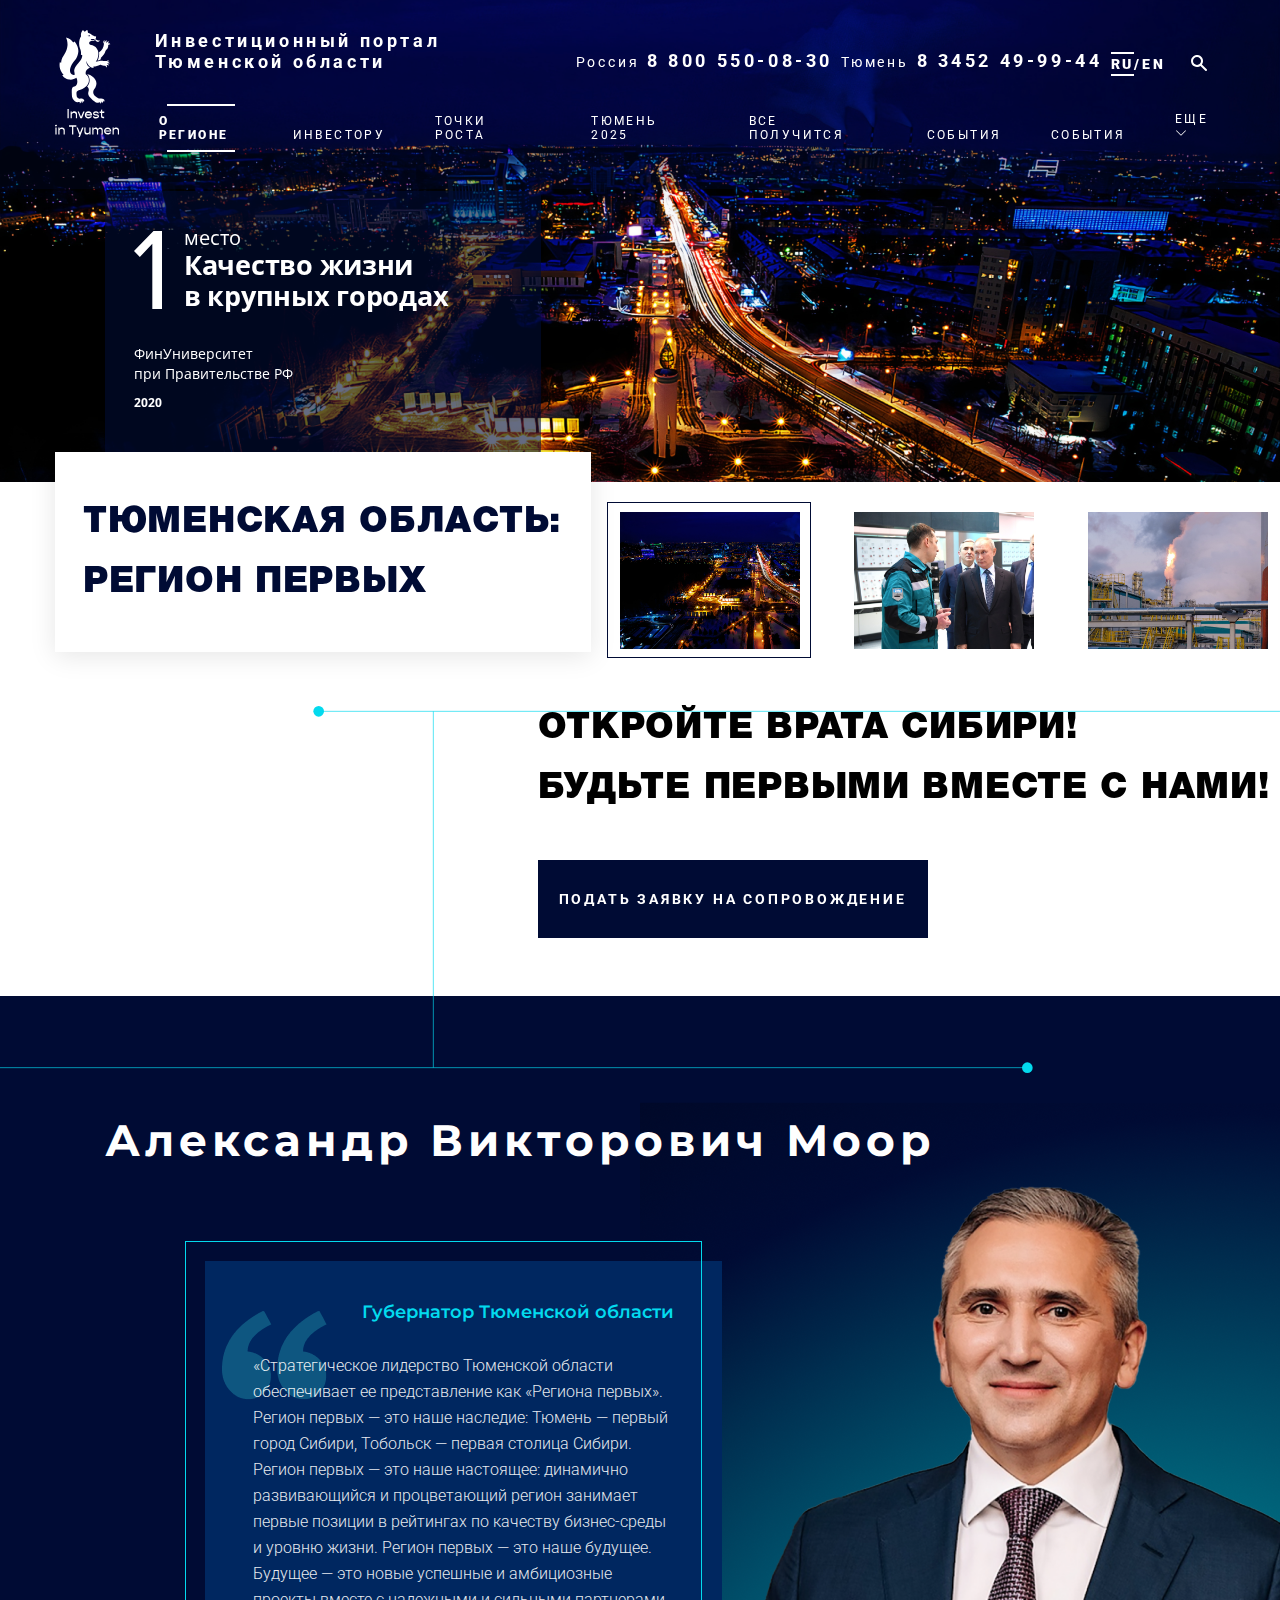
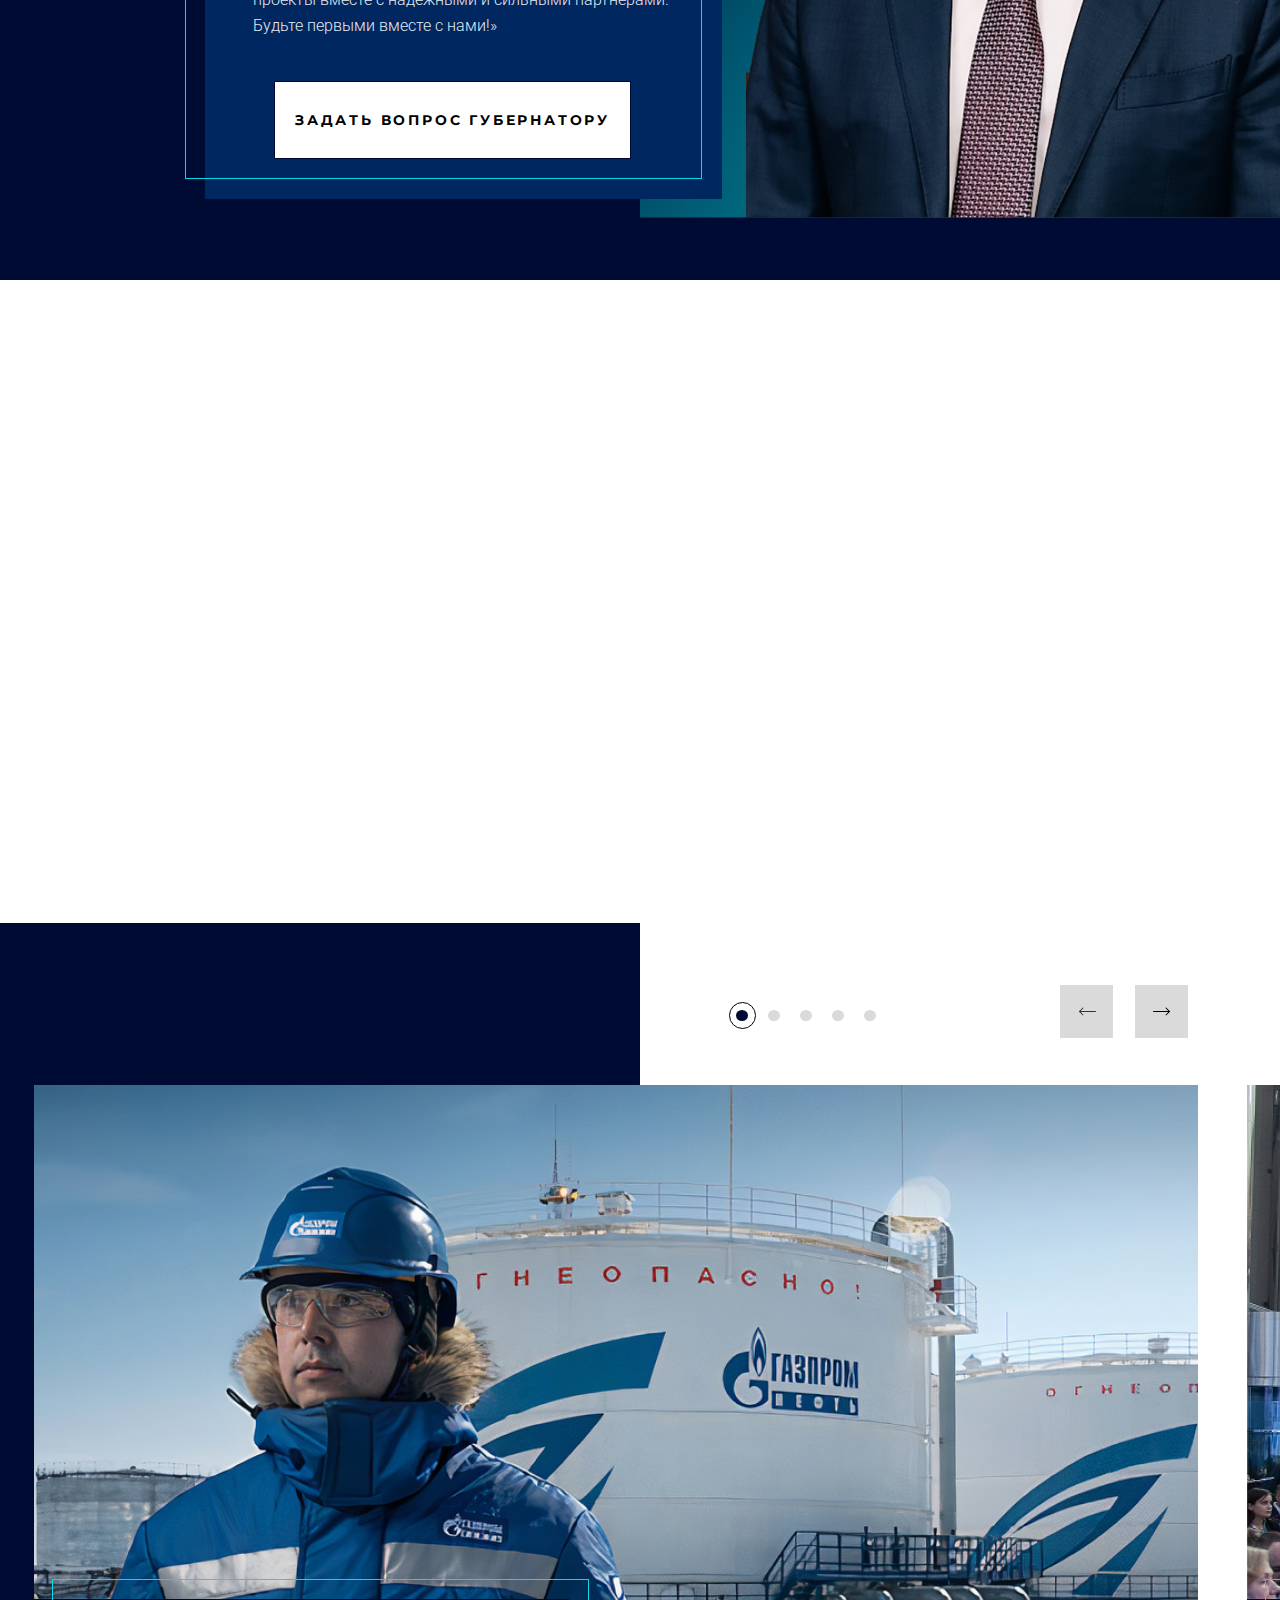
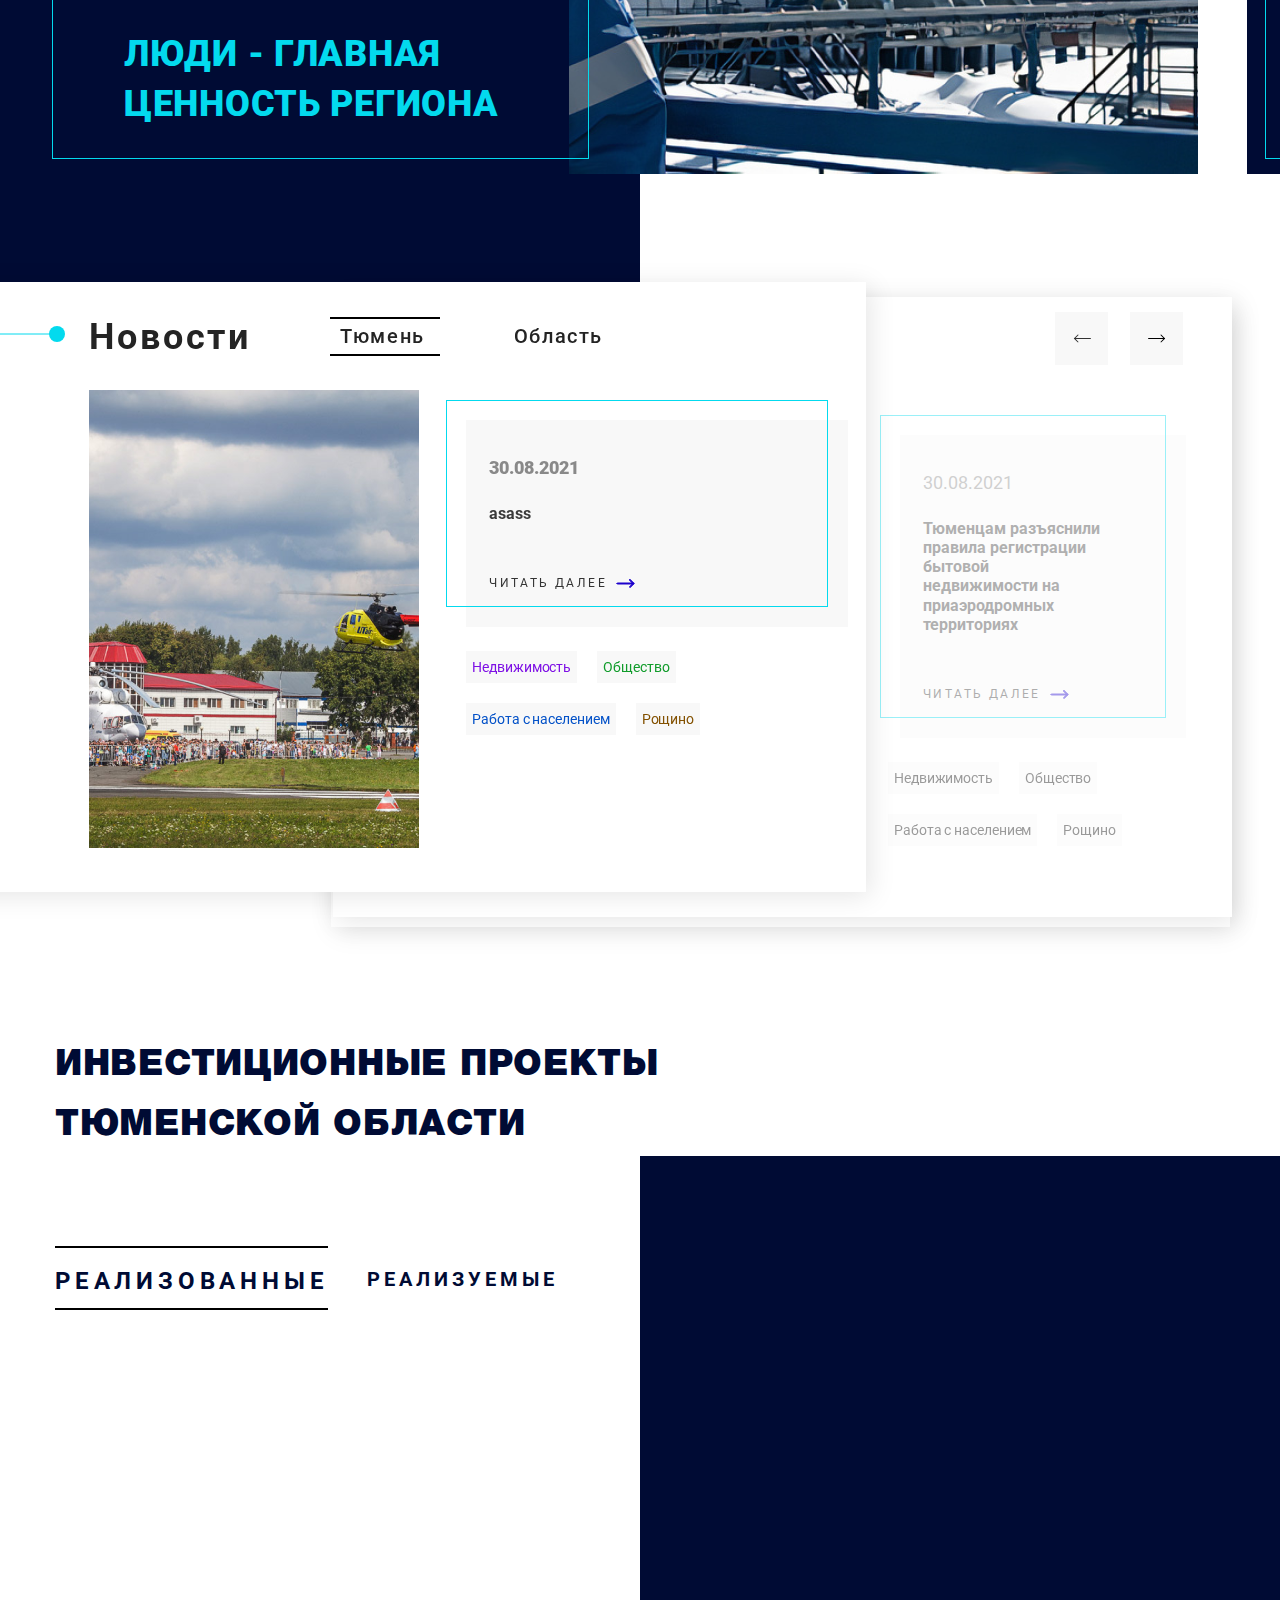
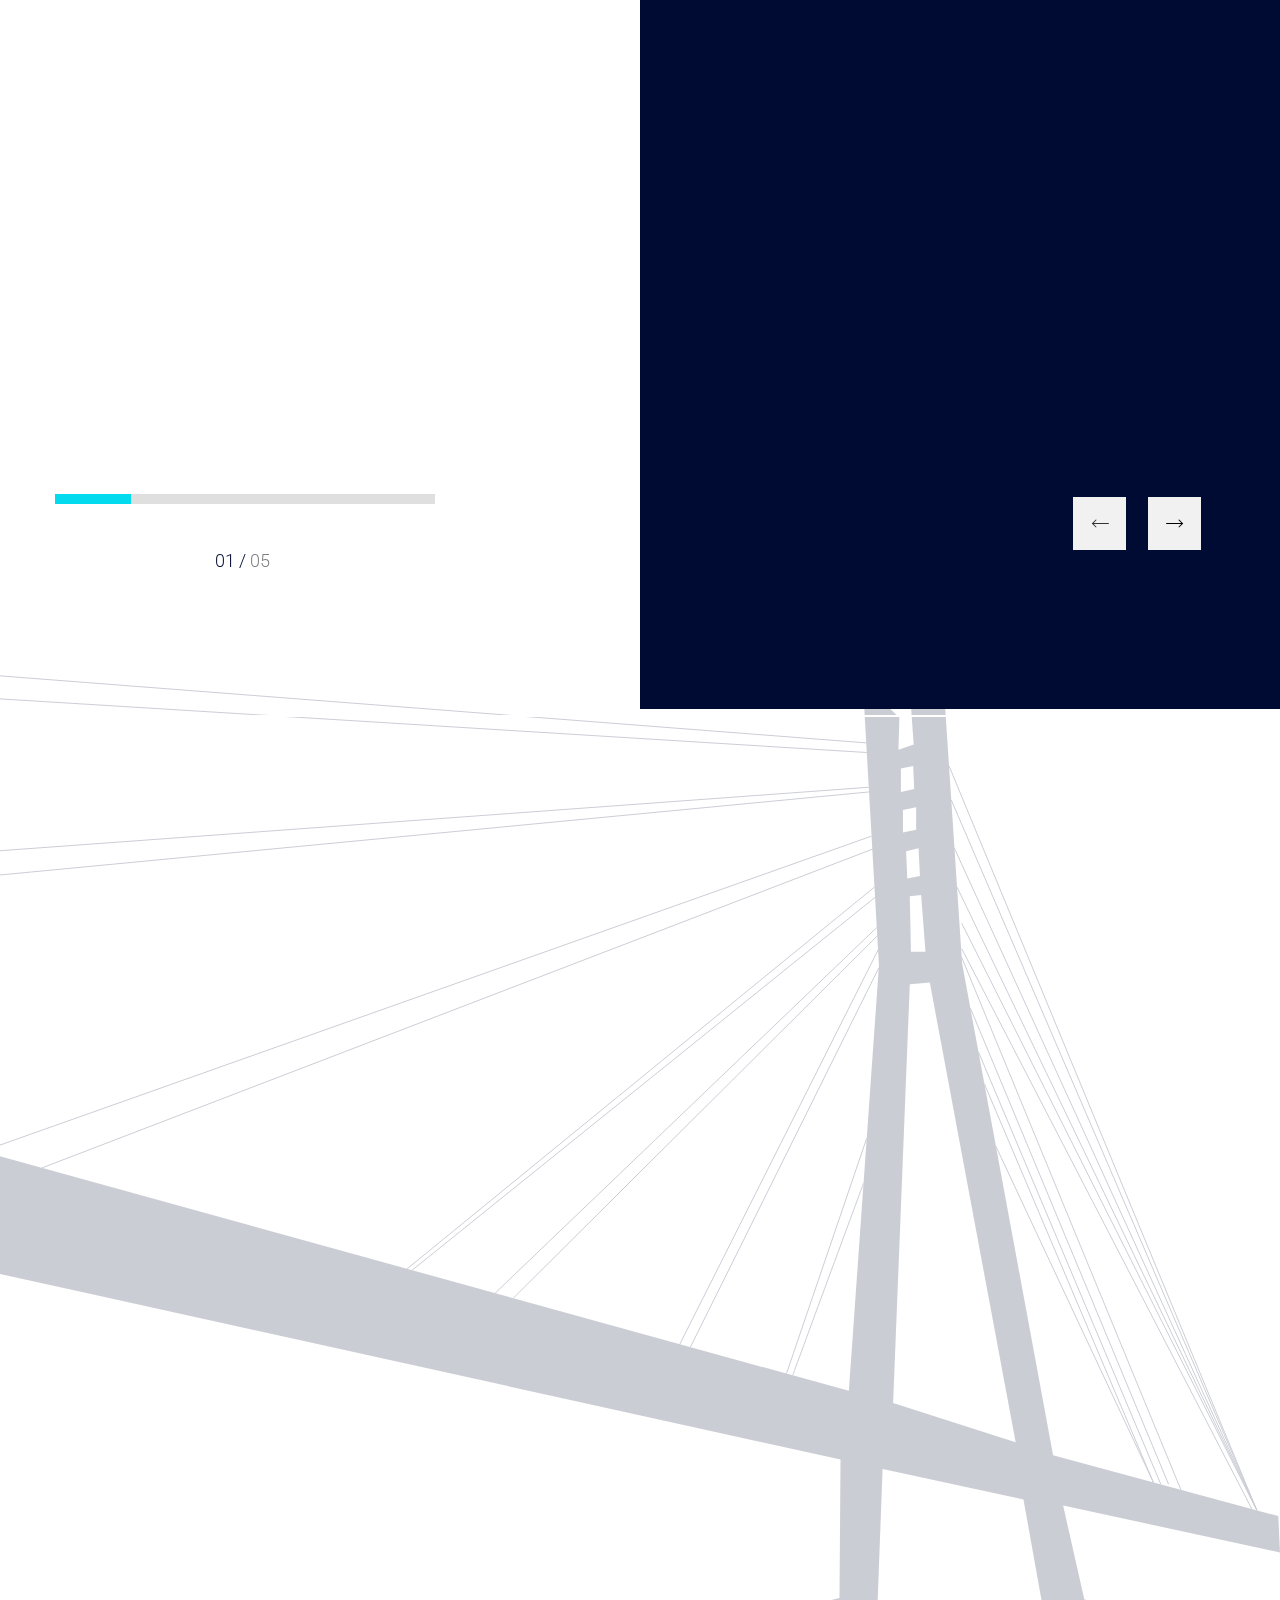
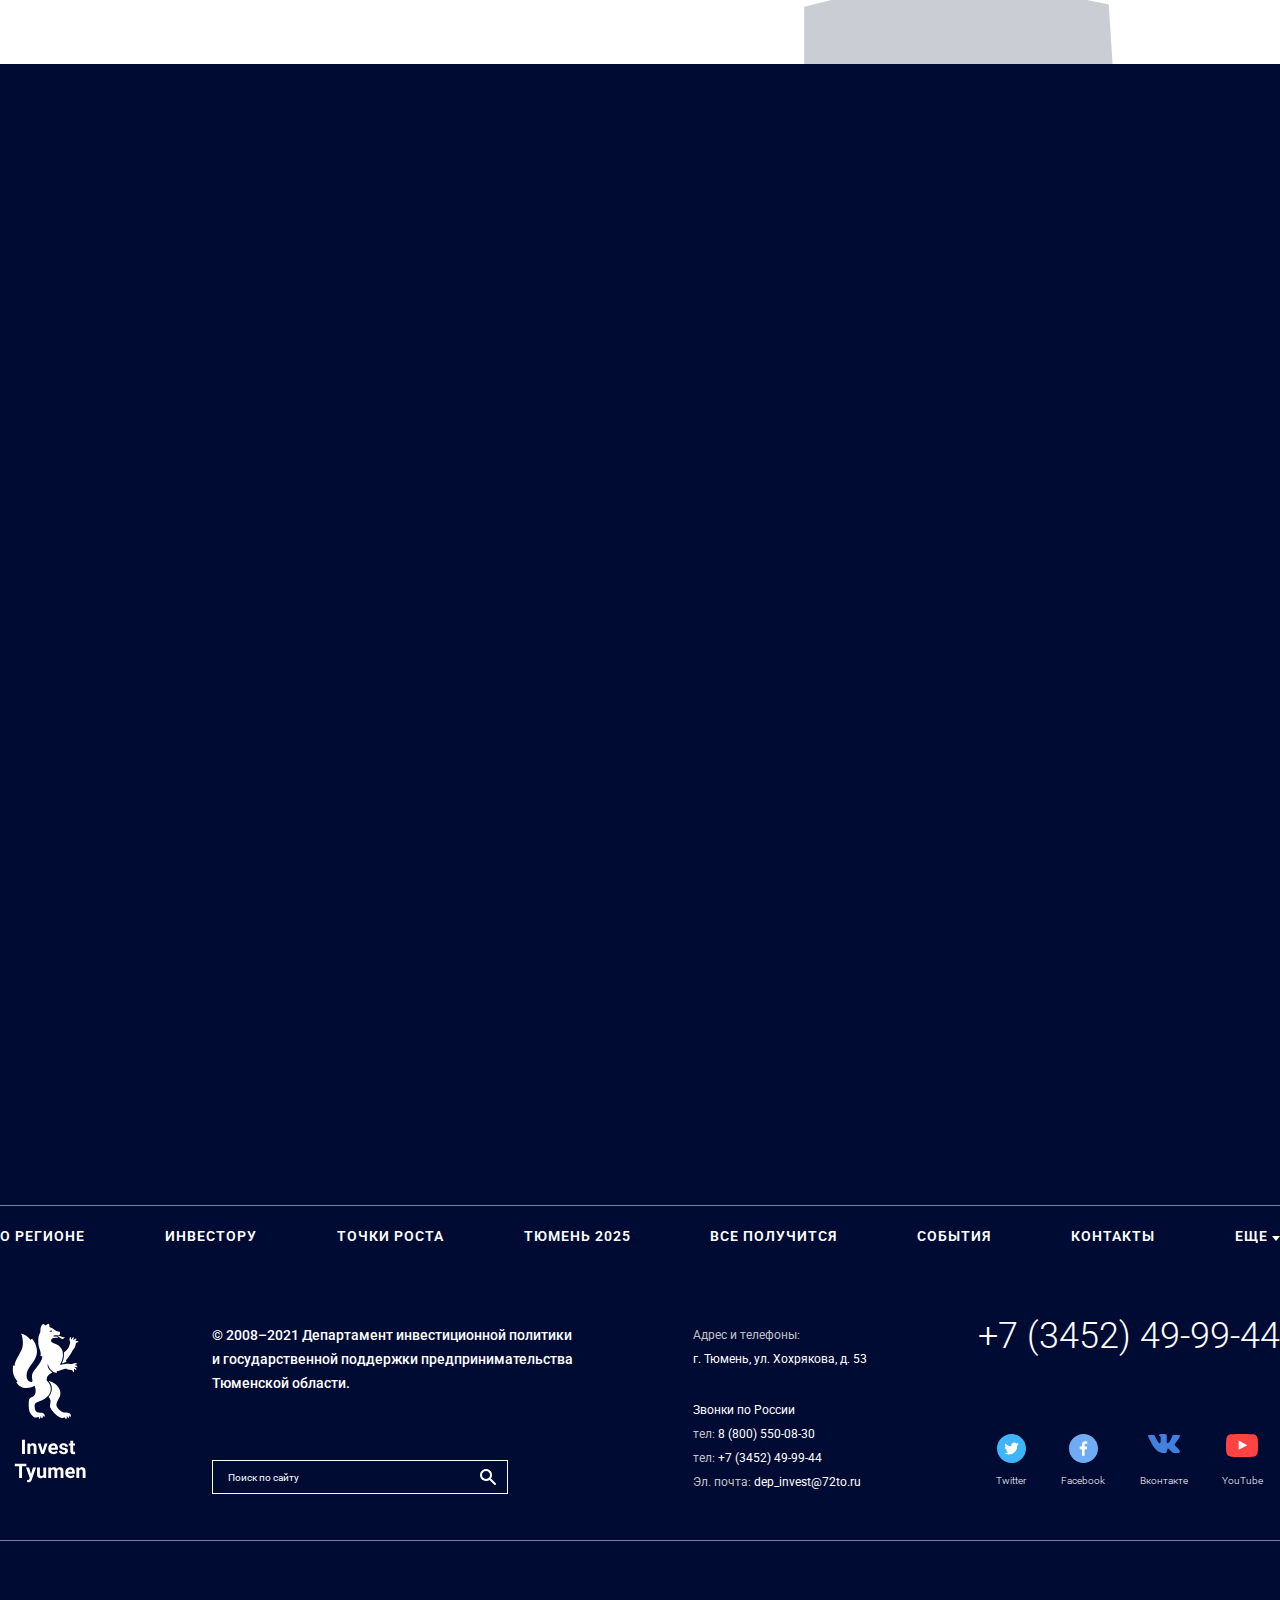
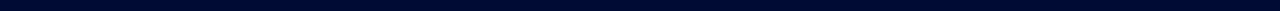
<file: index.html>
<!DOCTYPE html>
<html lang="ru">

<head>
  <meta charset="UTF-8">
  <meta name="viewport" content="width=device-width, initial-scale=1.0">
  <link rel="shortcut icon" href="img/favicon.ico" type="image/x-icon">
  <meta http-equiv="X-UA-Compatible" content="ie=edge">
  <meta name="theme-color" content="#111111">
  <title>New site</title>
  <link rel="preconnect" href="https://fonts.googleapis.com">
  <link rel="preconnect" href="https://fonts.gstatic.com" crossorigin>
  <link href="https://fonts.googleapis.com/css2?family=Montserrat:wght@700&family=Open+Sans:wght@400;700&family=Roboto:wght@300;400;500;700;900&display=swap" rel="stylesheet">
  <link href="https://fonts.googleapis.com/css2?family=Manrope:wght@700&family=Roboto:ital,wght@1,700&display=swap" rel="stylesheet">
  <link
    rel="stylesheet"
    href="https://cdnjs.cloudflare.com/ajax/libs/animate.css/4.1.1/animate.min.css"
  />
  <link rel="stylesheet" href="css/vendor.css">
  <link rel="stylesheet" href="css/main.css">
</head>

<body>
  <div class="site-container">
    <header class="header">
  <div class="container">
    <div class="header__wrapper">
      <div class="header__logo">
        <a href="#"> <img src="img/header__logo.svg" alt=""></a>
      </div>
      
    <div class="header__second-block">
      <div class="header__content">
        <div class="header__content-info">
          Инвестиционный портал Тюменской области
        </div>

        <div class="header__content-main-info">
          <div class="header__content-phone">
            <span>Россия</span> <a href="#">8 800 550-08-30</a>
          </div>
          <div class="header__content-phone ppp ">
            <span>Тюмень</span> <a href="#">8 3452 49-99-44</a>
          </div>

          <div class="header__content-language">
            <div class="header__content-language-item active">
              <a href="#" class="language">RU</a>
            </div>
            <span>/</span>
            <div class="header__content-language-item ">
              <a href="#" class="language">EN</a>
            </div>
          </div>
          <div class="header__content-search">
            <input class="header__input " type="text" name="" id="" placeholder="">
            
          </div>
        </div>
      </div>



      <div class="header__menu-block" id="#nav-test">
        <ul class="header__main-menu">
          <li class="header__main-menu-link active">
            о регионе
          </li>
          <li class="header__main-menu-link">
            инвестору
          </li>

            <li class="header__main-menu-link">
              <a href="grows-point.html" class="menu-link"> 
              точки роста
            </a>
            </li>
          
          <li class="header__main-menu-link">
            Тюмень 2025
          </li>
          <li class="header__main-menu-link">
            все получится
          </li>
          <li class="header__main-menu-link">
            события
          </li>
          <li class="header__main-menu-link">
            события
          </li>
          <li class="header__main-menu-link">
            еще
            <img src="img/ChevronDown.svg" alt="">
          </li>
        </ul>
       
      </div>
    </div>
    </div>
  </div>
</header>

    <section class="main-screen">
      <div class="main__screen-slider">
        <div class="main__screen-slide">
          <img src="img/main__screen.png" alt="Обложка" style="width: 100%;">
         

          
         
        </div>

        <div class="main__screen-slide">
          <img src="img/main__screen2.png" alt="Обложка" style="width: 100%;">
         

          
          
        </div>


        
        <div class="main__screen-slide">
          <img src="img/main__screen3.png" alt="Обложка" style="width: 100%;">
          

          
         
        </div>
        

        <div class="main__screen-slide">
          <img src="img/main__screen4.png" alt="Обложка" style="width: 100%;">
        

          
         
        </div>

      

      </div>
     
      
      

      
      

  

      
    </section>

    <section class="second__main">
      <div class="main__slider-second__wrapper">
        <div class="static__main-slider-block">

            <div class="container">
              <div class="main__footer-slider">
                <div class="main__footer-title">
                  Тюменская область:
                  регион первых
                </div>

                <div class="second__slider-wrapper">
                  <div class="second__slider">
                      <div class="second__slide">
                        <div class="second__slide-first-row">
                          <div class="first-row__img">
                            <img src="img/1.svg" alt="">
                          </div>
                          <div class="first-row__text">
                            <div class="first-row-suptitle">
                              место
                            </div>
                            <div class="first-row__title">
                              Качество жизни в крупных городах
                            </div>
                          </div>
                        </div>
                        <div class="second__slide-second-row">
                          <div class="second-row__text">
                            <div class="second-row__text-title">
                              ФинУниверситет <br>при Правительстве РФ
                            </div>
                            <div class="second-row__text-suptitle">
                              2020
                            </div>
                          </div>
                        </div>
                      </div>


                      <div class="second__slide">
                        <div class="second__slide-first-row">
                          <div class="first-row__img">
                            <img src="img/1.svg" alt="">
                          </div>
                          <div class="first-row__text">
                            <div class="first-row-suptitle">
                              место
                            </div>
                            <div class="first-row__title">
                              Инвестиционный климат
                            </div>
                          </div>
                        </div>
                        <div class="second__slide-second-row">
                          <div class="second-row__text">
                            <div class="second-row__text-title">
                              ФинУниверситет <br>при Правительстве РФ
                            </div>
                            <div class="second-row__text-suptitle">
                              2020
                            </div>
                          </div>
                        </div>
                      </div>


                      <div class="second__slide">
                        <div class="second__slide-first-row">
                          <div class="first-row__img">
                            <img src="img/1.svg" alt="">
                          </div>
                          <div class="first-row__text">
                            <div class="first-row-suptitle">
                              место
                            </div>
                            <div class="first-row__title">
                              Рост обрабатывающих производств
                            </div>
                          </div>
                        </div>
                        <div class="second__slide-second-row">
                          <div class="second-row__text">
                            <div class="second-row__text-title">
                              ФинУниверситет <br>при Правительстве РФ
                            </div>
                            <div class="second-row__text-suptitle">
                              2020
                            </div>
                          </div>
                        </div>
                      </div>

                      <div class="second__slide">
                        <div class="second__slide-first-row">
                          <div class="first-row__img">
                            <img src="img/1.svg" alt="">
                          </div>
                          <div class="first-row__text">
                            <div class="first-row-suptitle">
                              место
                            </div>
                            <div class="first-row__title">
                              Эффективность управления
                            </div>
                          </div>
                        </div>
                        <div class="second__slide-second-row">
                          <div class="second-row__text">
                            <div class="second-row__text-title">
                              ФинУниверситет <br>при Правительстве РФ
                            </div>
                            <div class="second-row__text-suptitle">
                              2020
                            </div>
                          </div>
                        </div>
                      </div>
                  </div>
                  
                </div>


                <div class="third__slider-wrapper">
                  <div class="third__slider">
                    <div class="third__slide ">
                      <div class="third__slide-content"style="background-image: url(img/main__screen.png);"></div>
                    </div>
                    <div class="third__slide" >
                      <div class="third__slide-content" style="background-image: url(img/main__screen2.png);"></div>
                    </div>
                    <div class="third__slide" >
                      <div class="third__slide-content" style="background-image: url(img/main__screen3.png);"></div>
                    </div>
                    
                    <div class="third__slide" >
                      <div class="third__slide-content" style="background-image: url(img/main__screen4.png);"></div>
                    </div>

                  </div>
                </div>
                <div> 
              </div>
            </div>
        </div>
      </div>
    </section>
    

    <section class="action">
      
      
        <img class="promo-bg" src="img/promo.svg" alt="">
     

        <div class="action__wrapper">
          <div class="action__block">
            <div class="action__title">
                          Откройте Врата Сибири! <br>
            Будьте первыми вместе с нами!
            </div>
            <button class=" btn">подать заявку на сопровождение</button>
          </div>
        </div>
      
    </section>


    <section class="appeal">

      <img src="img/appeal__bg.png" alt="">
      <div class="container">
        <div class="appeal__wrapper">
        <div class="asdasd">
          <div class="appeal__title">Александр Викторович Моор</div>

          <div class="appeal__card">
            <div class="appeal__card-title">
              Губернатор Тюменской области
            </div>
            <div class="appeal__card-description">
              «Стратегическое лидерство Тюменской области обеспечивает ее представление  как  «Региона первых». Регион первых — это наше наследие: Тюмень — первый город Сибири, Тобольск — первая столица Сибири. Регион первых — это наше настоящее: динамично развивающийся и процветающий регион  занимает первые позиции в рейтингах по качеству бизнес-среды и уровню жизни. Регион первых — это наше будущее. Будущее — это новые успешные и амбициозные проекты вместе с надежными и сильными партнерами. Будьте первыми вместе с нами!»
            </div>
            <button class="btn btn--card">Задать вопрос губернатору</button>
          </div>
        </div>
        </div>
      </div>
    </section>


    <section class="mission">
      <div class="container">
        <div class="mission__wrapper">
          <div class="mission__gallery">
            <div class="mission__gallery-item ">
              <div class="mission__gallery-1 wow animate__animated animate__fadeIn  ">
                <img src="img/mission1.png" alt="">
              </div>
              <div class="mission__gallery-2 wow animate__animated animate__fadeIn  ">
                <img src="img/mission2.png" alt="">
              </div>
            </div>
            <div class="mission__gallery-item mission__gallery-item--big">
              <div class="mission__gallery-3 wow animate__animated animate__fadeIn ">
                <img src="img/mission3.png" alt="">
              </div>
            </div>
          </div>
          <div class="mission__text wow animate__animated animate__fadeInRight ">
            <div class="mission__text-title ">Миссия инвесткоманды</div>
            <div class="mission__text-description">Создавая понятные и равные условия <br>для бизнеса, мы делаем Тюменскую область лучшим регионом для жизни свободных людей.</div>
            <button class="btn btn--mission">Шаги инвестора <img src="img/arrow-right.svg" alt=""></button>
          </div>
        </div>
      </div>
    </section>

    <section class="advantages">
      <div class="background__advantages"></div>
      <div class="container">
        <div class="advantages__title">
          Преимущества Тюменской области для инвестора
        </div>
      </div>
      <div class="advantages__slider">
        <div class="advantages__slide">
          <div class="advantages__slide-img">
            <img src="img/advantages1.png" alt="">


        
          </div>
          <div class="advantages__slide-title">
            Люди - главная ценность региона
          </div>
        </div>
        <div class="advantages__slide">
          <div class="advantages__slide-img">
            <img src="img/advantages2.png" alt="">

            
        
          </div>
          <div class="advantages__slide-title">
            Благоприятная бизнес-среда
          </div>
        </div>
        <div class="advantages__slide">
          <div class="advantages__slide-img">
            <img src="img/advantages3.png" alt="">


        
          </div>
          <div class="advantages__slide-title">
            Развивающаяся экономика
          </div>
        </div>
        <div class="advantages__slide">
          <div class="advantages__slide-img">
            <img src="img/advantages4.png" alt="">


        
          </div>
          <div class="advantages__slide-title">
            Эффективный менеджмент
          </div>
        </div>
        

        <div class="advantages__slide">
          <div class="advantages__slide-img">
            <img src="img/advantages5.png" alt="">


        
          </div>
          <div class="advantages__slide-title">
            Высокое<br> качество жизни
          </div>
        </div>
      </div>
    </section>


    <section class="news">
      <div class="footer-container footer-container--news">
        <div class="news__wrapper">
          <div class="news__bg">
            <img src="img/news__bgg.svg" alt="">
          </div>
          <div class="news__slider">
            
            <div class="news__slide swipe__right ">
              <div class="news__slide-header">
                <div class="news_slide-title">Новости</div>
                <div class="news__slide-tabs">
                  <div class="news__slide-tabs-item active" data-news="#news__1">
                    Тюмень
                  </div>
                  <div class="news__slide-tabs-item" data-news="#news__2">
                    Область
                  </div>
                </div>
              </div>
            <div class="aaa active" id="news__1">
              <div class="asd ">
                <div class="news__slide-content">
                  <div class="news__slide-img">
                    <img src="img/news1.png" alt="">
                  </div>
                  <div class="news__slide-info">
                    <div class="news__slide-info-card">
                      <div class="news__card-date">
                        30.08.2021
                      </div>
                      <div class="news__card-title">
                        asass
                      </div>
                     <div class="read-more__button">
                      <button class="read-more">
                        читать далее <img src="img/arrow-right.svg" alt="">
                      </button>
                     </div>
                    </div>
                    <div class="news__tags">
                      <button class="nes__tags-item nes__tags-item--purple ">Недвижимость</button>
                      <button class="nes__tags-item nes__tags-item--green ">Общество</button>
                      <button class="nes__tags-item nes__tags-item--blue ">Работа с населением</button>
                      <button class="nes__tags-item nes__tags-item--brown ">Рощино</button>
                      
                    </div>
                  </div>
                  
                </div>
              </div>
              <div class="asd">
                <div class="news__slide-content">
                  <div class="news__slide-img">
                    <img src="img/news1.png" alt="">
                  </div>
                  <div class="news__slide-info">
                    <div class="news__slide-info-card">
                      <div class="news__card-date">
                        30.08.2021
                      </div>
                      <div class="news__card-title">
                        Тюменцам разъяснили правила регистрации бытовой недвижимости 
                        на приаэродромных территориях
                      </div>
                     <div class="read-more__button">
                      <button class="read-more">
                        читать далее <img src="img/arrow-right.svg" alt="">
                      </button>
                     </div>
                    </div>
                    <div class="news__tags">
                      <button class="nes__tags-item nes__tags-item--purple ">Недвижимость</button>
                      <button class="nes__tags-item nes__tags-item--green ">Общество</button>
                      <button class="nes__tags-item nes__tags-item--blue ">Работа с населением</button>
                      <button class="nes__tags-item nes__tags-item--brown ">Рощино</button>
                      
                    </div>
                  </div>
                </div>
              </div>

              <div class="asd">
                <div class="news__slide-content">
                  <div class="news__slide-img">
                    <img src="img/news1.png" alt="">
                  </div>
                  <div class="news__slide-info">
                    <div class="news__slide-info-card">
                      <div class="news__card-date">
                        30.08.2021
                      </div>
                      <div class="news__card-title">
                        Тюменцам разъяснили правила регистрации бытовой недвижимости 
                        на приаэродромных территориях
                      </div>
                     <div class="read-more__button">
                      <button class="read-more">
                        читать далее <img src="img/arrow-right.svg" alt="">
                      </button>
                     </div>
                    </div>
                    <div class="news__tags">
                      <button class="nes__tags-item nes__tags-item--purple ">Недвижимость</button>
                      <button class="nes__tags-item nes__tags-item--green ">Общество</button>
                      <button class="nes__tags-item nes__tags-item--blue ">Работа с населением</button>
                      <button class="nes__tags-item nes__tags-item--brown ">Рощино</button>
                      
                    </div>
                  </div>
                </div>
              </div>

              
            </div>


            <div class="aaa" id="news__2">
              <div class="asd active">
                <div class="news__slide-content">
                  <div class="news__slide-img">
                    <img src="img/news1.png" alt="">
                  </div>
                  <div class="news__slide-info">
                    <div class="news__slide-info-card">
                      <div class="news__card-date">
                        30.08.2021
                      </div>
                      <div class="news__card-title">
                        asass
                      </div>
                     <div class="read-more__button">
                      <button class="read-more">
                        читать далее <img src="img/arrow-right.svg" alt="">
                      </button>
                     </div>
                    </div>
                    <div class="news__tags">
                      <button class="nes__tags-item nes__tags-item--purple ">Недвижимость</button>
                      <button class="nes__tags-item nes__tags-item--green ">Общество</button>
                      <button class="nes__tags-item nes__tags-item--blue ">Работа с населением</button>
                      <button class="nes__tags-item nes__tags-item--brown ">Рощино</button>
                      
                    </div>
                  </div>
                </div>
              </div>
              <div class="asd">
                <div class="news__slide-content">
                  <div class="news__slide-img">
                    <img src="img/news1.png" alt="">
                  </div>
                  <div class="news__slide-info">
                    <div class="news__slide-info-card">
                      <div class="news__card-date">
                        30.08.2021
                      </div>
                      <div class="news__card-title">
                        Тюменцам разъяснили правила регистрации бытовой недвижимости 
                        на приаэродромных территориях
                      </div>
                     <div class="read-more__button">
                      <button class="read-more">
                        читать далее <img src="img/arrow-right.svg" alt="">
                      </button>
                     </div>
                    </div>
                    <div class="news__tags">
                      <button class="nes__tags-item nes__tags-item--purple ">Недвижимость</button>
                      <button class="nes__tags-item nes__tags-item--green ">Общество</button>
                      <button class="nes__tags-item nes__tags-item--blue ">Работа с населением</button>
                      <button class="nes__tags-item nes__tags-item--brown ">Рощино</button>
                      
                    </div>
                  </div>
                </div>
              </div>

              <div class="asd">
                <div class="news__slide-content">
                  <div class="news__slide-img">
                    <img src="img/news1.png" alt="">
                  </div>
                  <div class="news__slide-info">
                    <div class="news__slide-info-card">
                      <div class="news__card-date">
                        30.08.2021
                      </div>
                      <div class="news__card-title">
                        Тюменцам разъяснили правила регистрации бытовой недвижимости 
                        на приаэродромных территориях
                      </div>
                     <div class="read-more__button">
                      <button class="read-more">
                        читать далее <img src="img/arrow-right.svg" alt="">
                      </button>
                     </div>
                    </div>
                    <div class="news__tags">
                      <button class="nes__tags-item nes__tags-item--purple ">Недвижимость</button>
                      <button class="nes__tags-item nes__tags-item--green ">Общество</button>
                      <button class="nes__tags-item nes__tags-item--blue ">Работа с населением</button>
                      <button class="nes__tags-item nes__tags-item--brown ">Рощино</button>
                      
                    </div>
                  </div>
                </div>
              </div>
             
            </div>
            </div>

            <div class="news__slide inactive1">
              <div class="news__slide-header news__slide-header--second">
                <div class="news_slide-title">Новости</div>
                <div class="news__slide-tabs">
                  <div class="news__slide-tabs-item">
                    Тюмень
                  </div>
                  <div class="news__slide-tabs-item">
                    Область
                  </div>
                </div>
              </div>
              <div class="news__slide-content">
                <div class="news__slide-img">
                  <img src="img/news1.png" alt="">
                </div>
               <div class="inactive__second-slider">
                <div class="news__slide-info">
                  <div class="news__slide-info-card news__slide-info-card--inactive1">
                    <div class="news__card-date">
                      30.08.2021
                    </div>
                    <div class="news__card-title">
                      Тюменцам разъяснили правила регистрации бытовой недвижимости 
на приаэродромных территориях
                    </div>
                   <div class="read-more__button">
                    <button class="read-more">
                      читать далее <img src="img/arrow-right.svg" alt="">
                    </button>
                   </div>
                  </div>
                  <div class="news__tags news__tag--inactive1 ">
                    <button class="nes__tags-item nes__tags-item--purple ">Недвижимость</button>
                    <button class="nes__tags-item nes__tags-item--green ">Общество</button>
                    <button class="nes__tags-item nes__tags-item--blue ">Работа с населением</button>
                    <button class="nes__tags-item nes__tags-item--brown ">Рощино</button>
                    
                  </div>
                </div>


                <div class="news__slide-info">
                  <div class="news__slide-info-card news__slide-info-card--inactive1">
                    <div class="news__card-date">
                      30.08.2021
                    </div>
                    <div class="news__card-title">
                      Тюменцам разъяснили правила регистрации бытовой недвижимости 
на приаэродромных территориях
                    </div>
                   <div class="read-more__button">
                    <button class="read-more">
                      читать далее <img src="img/arrow-right.svg" alt="">
                    </button>
                   </div>
                  </div>
                  <div class="news__tags news__tag--inactive1 ">
                    <button class="nes__tags-item nes__tags-item--purple ">Недвижимость</button>
                    <button class="nes__tags-item nes__tags-item--green ">Общество</button>
                    <button class="nes__tags-item nes__tags-item--blue ">Работа с населением</button>
                    <button class="nes__tags-item nes__tags-item--brown ">Рощино</button>
                    
                  </div>
                </div>


                <div class="news__slide-info">
                  <button class="news__more inactive__news-more">Показать все <img src="img/arrow-right-black.svg" alt=""></button>
                </div>
               
               </div>
                
              </div>
              
            </div>


            <div class="news__slide inactive2">
              <div class="news__slide-header">
                <div class="news_slide-title">Новости</div>
                <div class="news__slide-tabs">
                  <div class="news__slide-tabs-item">
                    Тюмень
                  </div>
                  <div class="news__slide-tabs-item">
                    Область
                  </div>
                </div>
              </div>
              <div class="news__slide-content">
                <div class="news__slide-img">
                  <img src="img/news1.png" alt="">
                </div>
                <div class="news__slide-info">
                  <div class="news__slide-info-card">
                    <div class="news__card-date">
                      30.08.2021
                    </div>
                    <div class="news__card-title">
                      Тюменцам разъяснили правила регистрации бытовой недвижимости 
на приаэродромных территориях
                    </div>
                   <div class="read-more__button">
                    <button class="read-more">
                      читать далее <img src="img/arrow-right.svg" alt="">
                    </button>
                   </div>
                  </div>
                </div>
              </div>
            </div>
           
          </div>
        </div>
      </div>
    </section>


    <section class="project">
      <div class="container">
        <div class="project__title">
          Инвестиционные проекты
          Тюменской области
        </div>
      </div>
        <div class="project__wrapper">
          <div class="background__project"></div>
        <div class="container">
          <div class="project__tabs">
            <div class="project__tab  active" data-tabs="#tabs__1" data-bar="#bar__1">Реализованные</div>
            <div class="project__tab" data-tabs="#tabs__2" data-bar="#bar__1">Реализуемые</div>
          </div>

          <div class="project__tab-content  active" id="tabs__1">
          <div class="project__slider">
            <div class="project__slide wow animate__animated animate__fadeInUpBig project__anim1 " style="background-image: url(img/project1.png); background-size: cover;">
           
              <div class="project__slide-content">
                <div class="project__slide-title">Брусника</div>
                <div class="project__slide-description">
                    Девелоперская компания, специализирующаяся на строительстве жилых многоэтажных домов. 
  Сегодня Брусника строит современное демократичное жилье в крупных городах Урала и Сибири, в Москве <br>и Московский области. Ежегодно 
  это 6 000 новых квартир для российских семей.
                </div>
              </div>
            </div>

            <div class="project__slide wow animate__animated animate__fadeInUpBig project__anim2 " style="background-image: url(img/project2.png);">
              
              <div class="project__slide-content">
                <div class="project__slide-title">Сибур</div>
                <div class="project__slide-description">
                    Девелоперская компания, специализирующаяся на строительстве жилых многоэтажных домов. 
  Сегодня Брусника строит современное демократичное жилье в крупных городах Урала и Сибири, в Москве <br>и Московский области. Ежегодно 
  это 6 000 новых квартир для российских семей.
                </div>
              </div>
            </div>

            <div class="project__slide wow animate__animated animate__fadeInUpBig project__anim3" style="background-image: url(img/project3.png);">
              <div class="project__slide-content">
                <div class="project__slide-title">Фармасинтез</div>
                <div class="project__slide-description">
                    Девелоперская компания, специализирующаяся на строительстве жилых многоэтажных домов. 
  Сегодня Брусника строит современное демократичное жилье в крупных городах Урала и Сибири, в Москве <br>и Московский области. Ежегодно 
  это 6 000 новых квартир для российских семей.
                </div>
              </div>
            </div>
            <div class="project__slide " style="background-image: url(img/project1.png);">
           
              <div class="project__slide-content">
                <div class="project__slide-title">Брусника</div>
                <div class="project__slide-description">
                    Девелоперская компания, специализирующаяся на строительстве жилых многоэтажных домов. 
  Сегодня Брусника строит современное демократичное жилье в крупных городах Урала и Сибири, в Москве <br>и Московский области. Ежегодно 
  это 6 000 новых квартир для российских семей.
                </div>
              </div>
            </div>
            <div class="project__slide" style="background-image: url(img/project1.png);">
             
              <div class="project__slide-content">
                <div class="project__slide-title">Брусника</div>
                <div class="project__slide-description">
                    Девелоперская компания, специализирующаяся на строительстве жилых многоэтажных домов. 
  Сегодня Брусника строит современное демократичное жилье в крупных городах Урала и Сибири, в Москве <br>и Московский области. Ежегодно 
  это 6 000 новых квартир для российских семей.
                </div>
              </div>
            </div>
          </div>
        </div>
        <div class="project__tab-content  " id="tabs__2">
          <div class="project__slider">
            <div class="project__slide wow animate__animated animate__fadeInUpBig project__anim1 " style="background-image: url(img/project1.png); background-size: cover;">
           
              <div class="project__slide-content">
                <div class="project__slide-title">Брусника</div>
                <div class="project__slide-description">
                    Девелоперская компания, специализирующаяся на строительстве жилых многоэтажных домов. 
  Сегодня Брусника строит современное демократичное жилье в крупных городах Урала и Сибири, в Москве <br>и Московский области. Ежегодно 
  это 6 000 новых квартир для российских семей.
                </div>
              </div>
            </div>

            <div class="project__slide wow animate__animated animate__fadeInUpBig project__anim2 " style="background-image: url(img/project2.png);">
              
              <div class="project__slide-content">
                <div class="project__slide-title">Сибур</div>
                <div class="project__slide-description">
                    Девелоперская компания, специализирующаяся на строительстве жилых многоэтажных домов. 
  Сегодня Брусника строит современное демократичное жилье в крупных городах Урала и Сибири, в Москве <br>и Московский области. Ежегодно 
  это 6 000 новых квартир для российских семей.
                </div>
              </div>
            </div>

            <div class="project__slide wow animate__animated animate__fadeInUpBig project__anim3" style="background-image: url(img/project3.png);">
              <div class="project__slide-content">
                <div class="project__slide-title">Фармасинтез</div>
                <div class="project__slide-description">
                    Девелоперская компания, специализирующаяся на строительстве жилых многоэтажных домов. 
  Сегодня Брусника строит современное демократичное жилье в крупных городах Урала и Сибири, в Москве <br>и Московский области. Ежегодно 
  это 6 000 новых квартир для российских семей.
                </div>
              </div>
            </div>
            <div class="project__slide " style="background-image: url(img/project1.png);">
           
              <div class="project__slide-content">
                <div class="project__slide-title">Брусника</div>
                <div class="project__slide-description">
                    Девелоперская компания, специализирующаяся на строительстве жилых многоэтажных домов. 
  Сегодня Брусника строит современное демократичное жилье в крупных городах Урала и Сибири, в Москве <br>и Московский области. Ежегодно 
  это 6 000 новых квартир для российских семей.
                </div>
              </div>
            </div>
            <div class="project__slide" style="background-image: url(img/project1.png);">
             
              <div class="project__slide-content">
                <div class="project__slide-title">Брусника</div>
                <div class="project__slide-description">
                    Девелоперская компания, специализирующаяся на строительстве жилых многоэтажных домов. 
  Сегодня Брусника строит современное демократичное жилье в крупных городах Урала и Сибири, в Москве <br>и Московский области. Ежегодно 
  это 6 000 новых квартир для российских семей.
                </div>
              </div>
            </div>
          </div>
        </div>

       
          <div class="progressbar__slider">
            <div class="progressbar__slide">
              <div class="progressbar"></div>
            </div>
            <div class="progressbar__slide">
              <div class="progressbar"></div>
            </div>
            <div class="progressbar__slide">
              <div class="progressbar"></div>
            </div>
            <div class="progressbar__slide">
              <div class="progressbar"></div>
            </div>
            <div class="progressbar__slide">
              <div class="progressbar"></div>
            </div>
            
          </div>
        



      



          <div class="project__slider-progressbar">
            <div class="project__slider-progressbar-slide">
              
              <div class="project__slide-progressbar-number">
                <span class="project__number" >01</span> <span>/</span> 05
              </div>
            </div>
            <div class="project__slider-progressbar-slide">
              
              <div class="project__slide-progressbar-number">
                <span class="project__number" >02</span> <span>/</span> 05
              </div>
            </div>
            <div class="project__slider-progressbar-slide">
              
              <div class="project__slide-progressbar-number">
                <span class="project__number" >03</span> <span>/</span> 05
              </div>
            </div>
            <div class="project__slider-progressbar-slide">
              
              <div class="project__slide-progressbar-number">
                <span class="project__number" >04</span> <span>/</span> 05
              </div>
            </div>
            <div class="project__slider-progressbar-slide">
              
              <div class="project__slide-progressbar-number">
                <span class="project__number" >05</span> <span>/</span> 05
              </div>
            </div>
            
            
          </div>
        </div>
      </div>
    </section>



    <section class="mission mission__tumen">
      <div class="container">
        <div class="mission__wrapper">
          <div class="mission__gallery">
           
            <div class="mission__gallery-item mission__gallery-item--big">
              <div class="mission__gallery-1 mission__gallery-1--border  wow animate__animated animate__fadeIn ">
                <img src="img/invest__in1.png" alt="">
              </div>
            </div>
            <div class="mission__gallery-item  wow animate__animated animate__fadeIn  ">
              <div class="mission__gallery-3 mission__gallery-3--border">
                <img src="img/invest__in2.png" alt="">
              </div>
              <div class="mission__gallery-2 mission__gallery-2--border wow animate__animated animate__fadeIn ">
                <img src="img/invest__in3.png" alt="">
              </div>
            </div>
          </div>
          <div class="mission__text wow animate__animated animate__fadeInRight ">
            <div class="mission__text-title mission__text-title--last">Инвестируй
              в Тюмень</div>
            <div class="mission__text-description">Эта презентация содержит подробный обзор деловой среды и преимуществ Тюменского региона для потенциальных инвесторов и
              действующих партнеров.</div>
              <!-- presentation.svg -->
            <button class="btn btn--pres">Скачать презентацию <img src="img/presentation.svg" class="white-arrow" alt=""> <img class="black-arrow" src="img/arrow-right.svg" alt=""></button>
          </div>
        </div>
      </div>
    </section>



    <section class="resources">
      <div class="container">
        <div class="resources__title wow animate__animated animate__fadeInRight ">
          Информационные ресурсы тюменской области
        </div>
        <div class="resources__wrapper">
          <div class="resources__block wow animate__animated animate__fadeInLeft">
            <div class="resources__block-item">
              <img src="img/r1.svg" alt="">
              <div class="resources__block-item-name">
                <a href="#">Правительство</a>
              </div>
            </div>
            <div class="resources__block-item">
              <img src="img/r2.svg" alt="">
              <div class="resources__block-item-name">
                <a href="#">Деловой портал Правительства </a>
              </div>
            </div>
            <div class="resources__block-item">
              <img src="img/r3.svg" alt="">
              <div class="resources__block-item-name">
                <a href="#">Агенство инфраструктурного развития </a>
              </div>
            </div>
            <div class="resources__block-item">
              <img src="img/r4.svg" alt="">
              <div class="resources__block-item-name">
                <a href="#">Тюменский
                  Технопарк</a>
              </div>
            </div>
            <div class="resources__block-item">
              <img src="img/r5.svg" alt="">
              <div class="resources__block-item-name">
                <a href="#">Портал по поддержке малого и среднего бизнеса</a>
              </div>
            </div>
          </div>


          <div class="resources__block resources__block--second wow animate__animated animate__fadeInRight">
            <div class="resources__block-item">
              <img src="img/r6.svg" alt="">
              <div class="resources__block-item-name">
                <a href="#">Фонд микрофинансирования</a>
              </div>
            </div>
            <div class="resources__block-item">
              <img src="img/r7.svg" alt="">
              <div class="resources__block-item-name">
                <a href="#">Департамент агропромышленного комплекса</a>
              </div>
            </div>
            <div class="resources__block-item">
              <img src="img/r8.svg" alt="">
              <div class="resources__block-item-name">
                <a href="#">Уполномоченный по защите прав предпринимателей</a>
              </div>
            </div>
            <div class="resources__block-item">
              <img src="img/r9.svg" alt="">
              <div class="resources__block-item-name">
                <a href="#">Госуслуги</a>
              </div>
            </div>
           
          </div>


          <div class="resources__block wow animate__animated animate__fadeInLeft">
            <div class="resources__block-item">
              <img src="img/r10.svg" alt="">
              <div class="resources__block-item-name">
                <a href="#">Федеральное агентство кадастра объектов недвижимости</a>
              </div>
            </div>
            <div class="resources__block-item">
              <img src="img/r11.svg" alt="">
              <div class="resources__block-item-name">
                <a href="#">УФАС по Тюменской области</a>
              </div>
            </div>
            <div class="resources__block-item">
              <img src="img/r12.svg" alt="">
              <div class="resources__block-item-name">
                <a href="#">Торгово-промышленная палата</a>
              </div>
            </div>
            <div class="resources__block-item">
              <img src="img/r13.svg" alt="">
              <div class="resources__block-item-name">
                <a href="#">Тюменское региональное отделение ООО «ОПОРА РОССИИ»</a>
              </div>
            </div>
            <div class="resources__block-item">
              <img src="img/r14.svg" alt="">
              <div class="resources__block-item-name">
                <a href="#">Тюменское региональное отделение ООО «Деловая Россия»</a>
              </div>
            </div>
          </div>
        </div>
      </div>

      <footer class="footer ">
  <div class="footer-container">
    <div class="footer__wrapper">
      <div class="footer__menu-block">
        <ul class="footer__menu-list">
          <li class="footer__menu-link"><a href="#">О РЕГИОНЕ</a></li>
          <li class="footer__menu-link"><a href="#">ИНВЕСТОРУ</a></li>
          <li class="footer__menu-link"><a href="#">ТОЧКИ РОСТА</a></li>
          <li class="footer__menu-link"><a href="#">ТЮМЕНЬ 2025</a></li>
          <li class="footer__menu-link"><a href="#">ВСЕ ПОЛУЧИТСЯ</a></li>
          <li class="footer__menu-link"><a href="#">СОБЫТИЯ</a></li>
          <li class="footer__menu-link"><a href="#">КОНТАКТЫ</a></li>
          <li class="footer__menu-link"><a href="#">Еще <img src="img/footer__mroe.svg" alt=""></a></li>
        </ul>
      </div>

    
      <div class="footer__content">
        <div class="footer__logo">
          <img src="img/LOGO__footer.svg" alt="">
        </div>
        <div class="footer__copyright">
          <div class="footer__copyright-text">© 2008–2021 Департамент инвестиционной политики <br>и государственной поддержки предпринимательства Тюменской области.</div>
          <div class="footer__form">
            <input type="text" class="footer__search" placeholder="Поиск по сайту">
            
          </div>
        </div>

        <div class="footer__info">
          <div class="footer__adress">
            <span>Адрес и телефоны:
              </span>

              г. Тюмень, ул. Хохрякова, д. 53
          </div>
          <div class="footer__phones">
            <div class="footer__phones-item">
              Звонки по России
            
            
            </div>
            <div class="footer__phones-item">
              <a href="#"><span>тел:</span> 8 (800) 550-08-30</a>
            </div>
            <div class="footer__phones-item"><a href="#"> <span>тел:</span> +7 (3452) 49-99-44</a>
              
            <div class="footer__phones-item">
              <a href="#"><span>Эл. почта:</span> dep_invest@72to.ru</a>
            </div>
          </div>
        </div>
      </div>

      <div class="footer__social">
        <div class="footer__social-phone"><a href="#">+7 (3452) 49-99-44</a></div>
        <div class="footer__social-block">
          <a href="#">
            <div class="footer__social-item">
              <img src="img/twitter.svg" alt="">
              <span>Twitter</span>
            </div>
          </a>
          <a href="#">
            <div class="footer__social-item">
              <img src="img/facebook.svg" alt="">
              <span>Facebook</span>
            </div>
          </a>
          <a href="#">
            <div class="footer__social-item">
              <img src="img/vk.svg" alt="">
              <span>Вконтакте</span>
            </div>
          </a>
          <a href="#">
            <div class="footer__social-item">
              <img src="img/YouTube.svg" alt="">
              <span>YouTube</span>
            </div>
          </a>
        </div>
      </div>
    </div>
  </div>
</footer>

    </section>
    
    
  </div>
 
  <script
  src="https://code.jquery.com/jquery-3.6.0.min.js"
  integrity="sha256-/xUj+3OJU5yExlq6GSYGSHk7tPXikynS7ogEvDej/m4="
  crossorigin="anonymous"></script>
  
  <script src="js/vendor.js"></script>
  <script src="js/main.js"></script>
  <script>
    new WOW().init();
    </script>
</body>

</html>
</file>
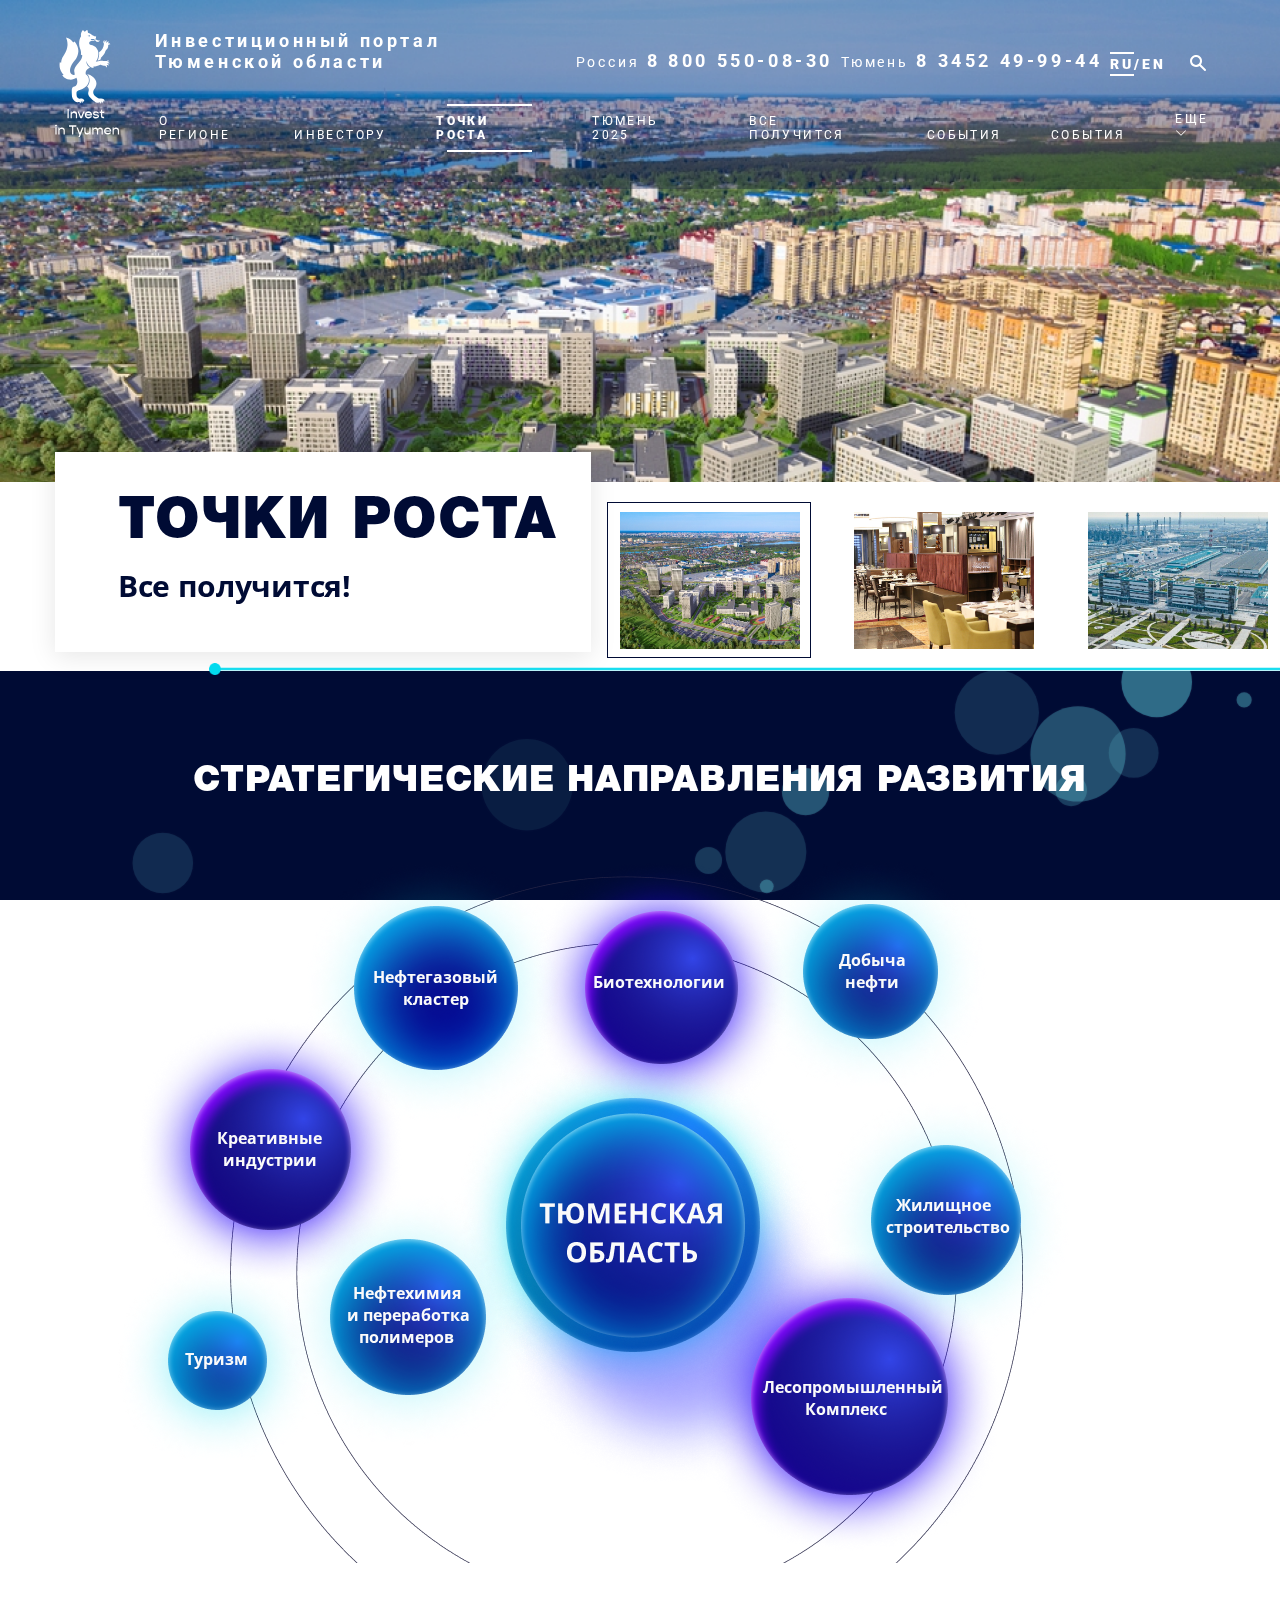
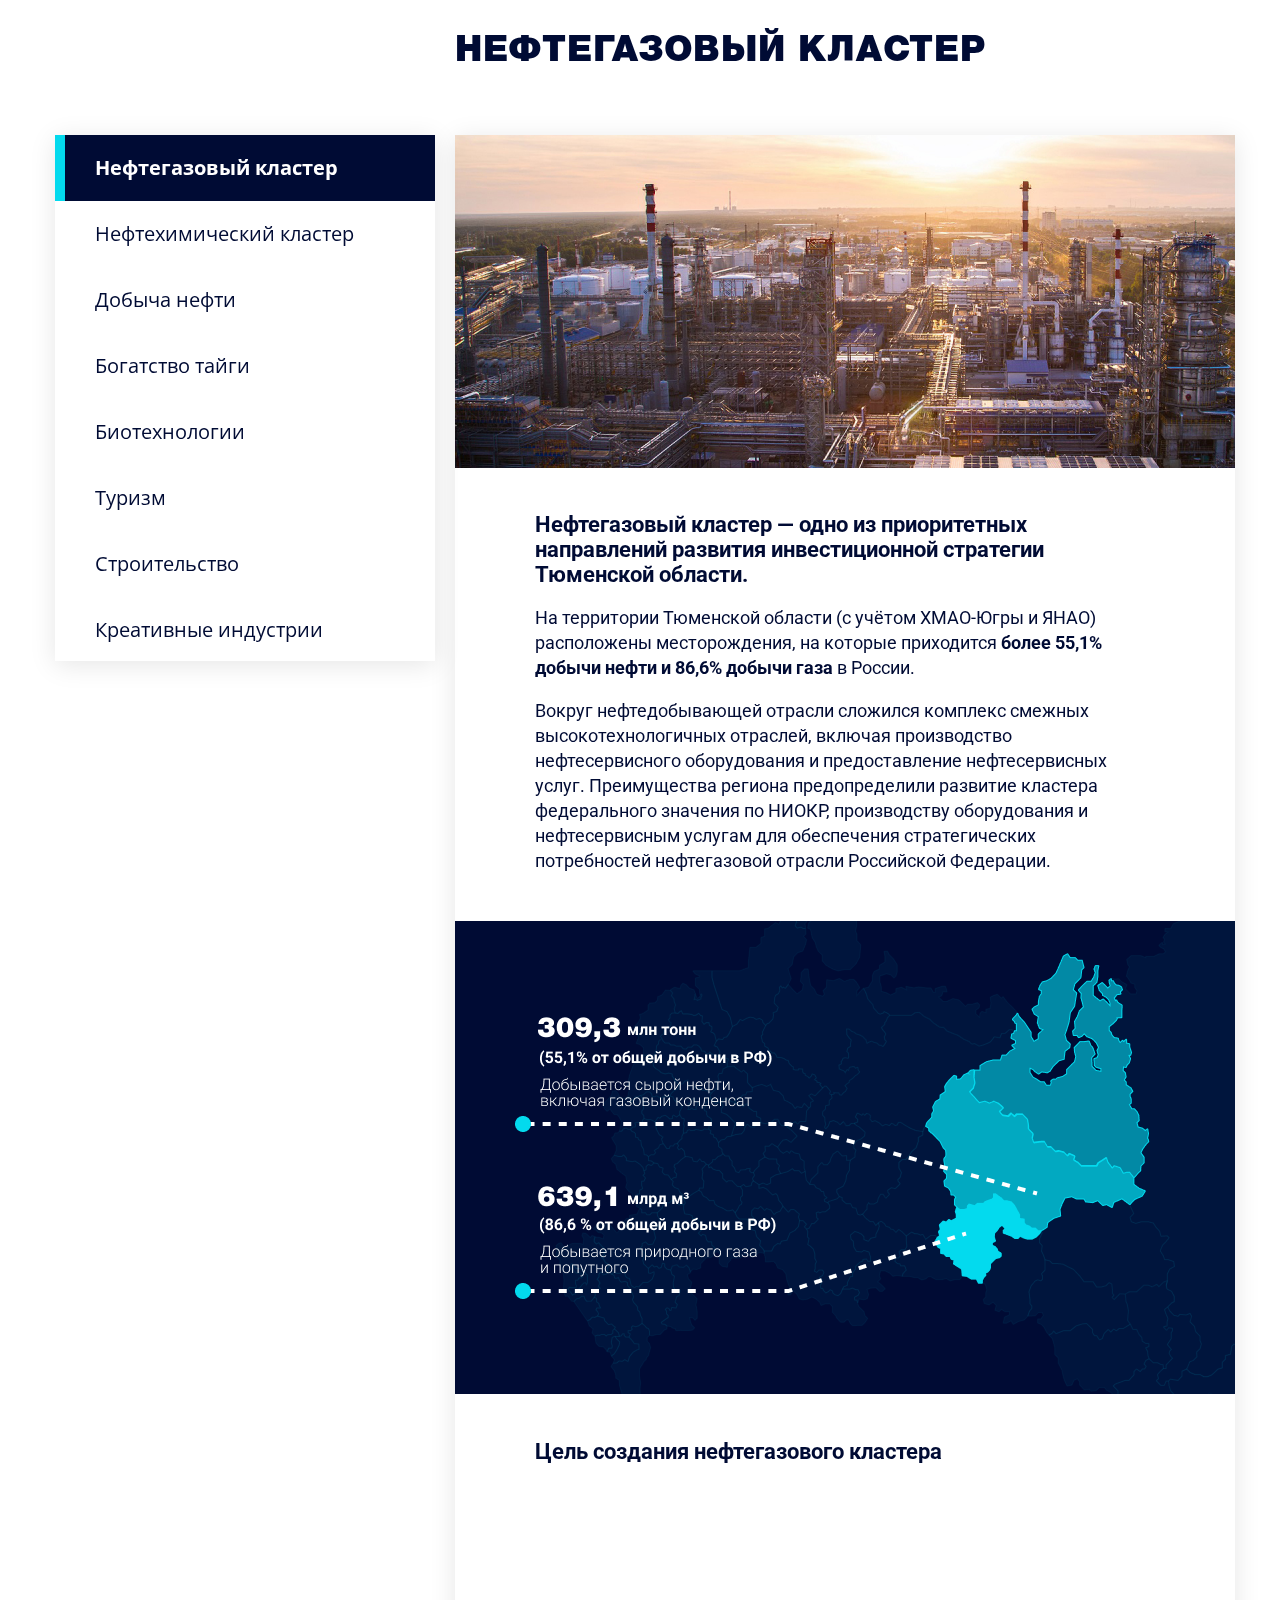
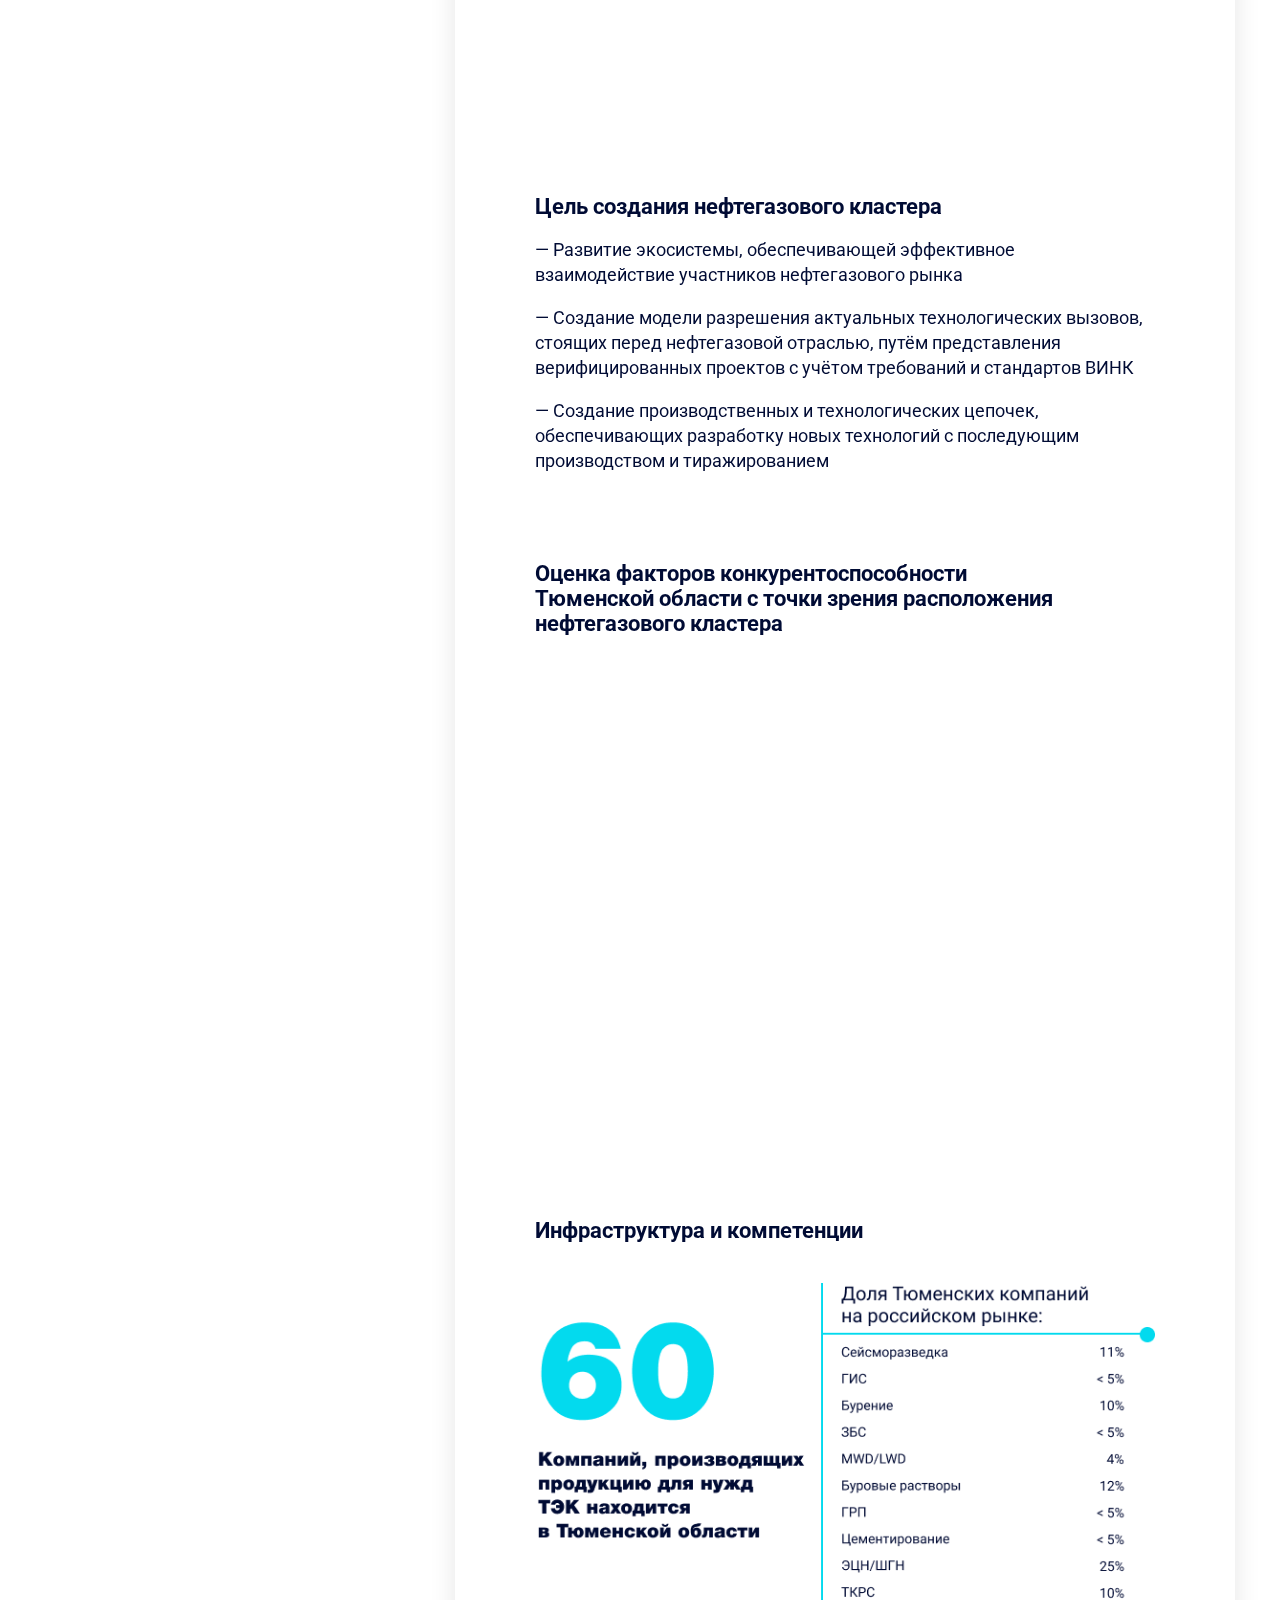
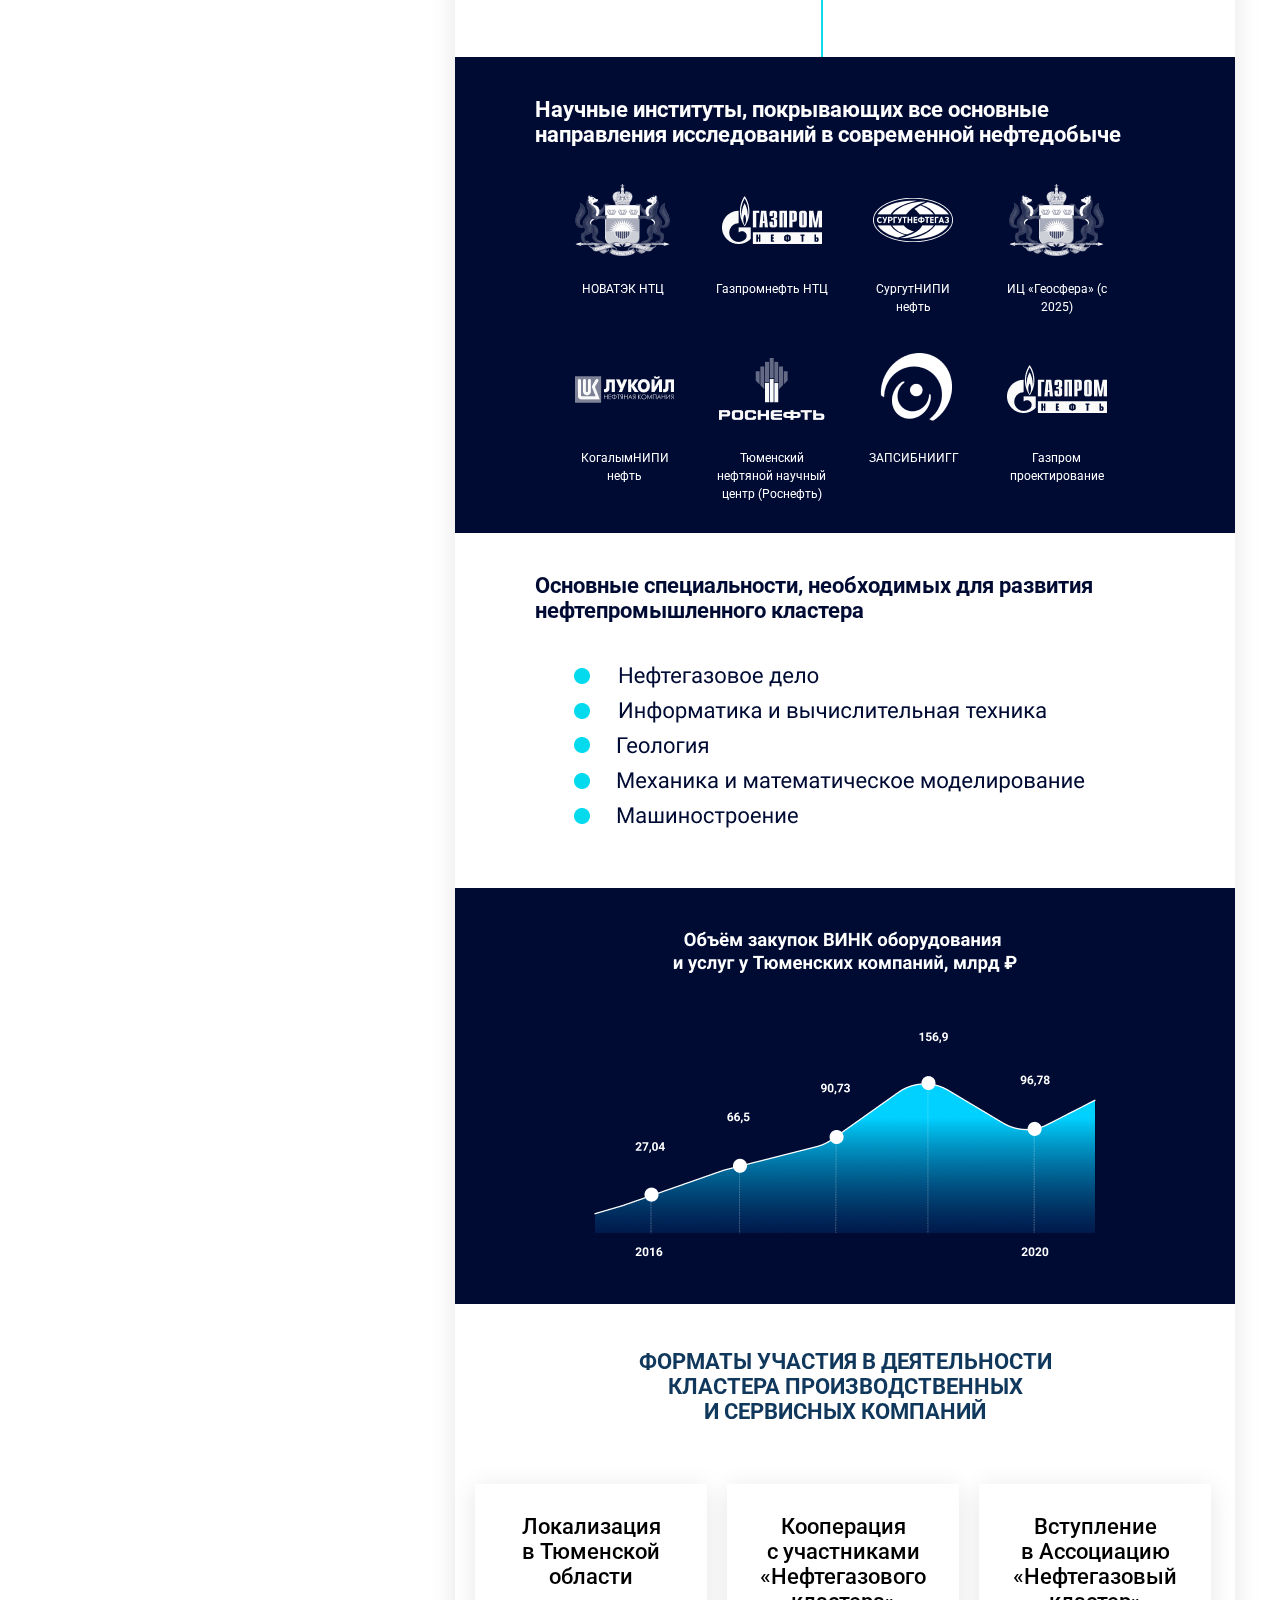
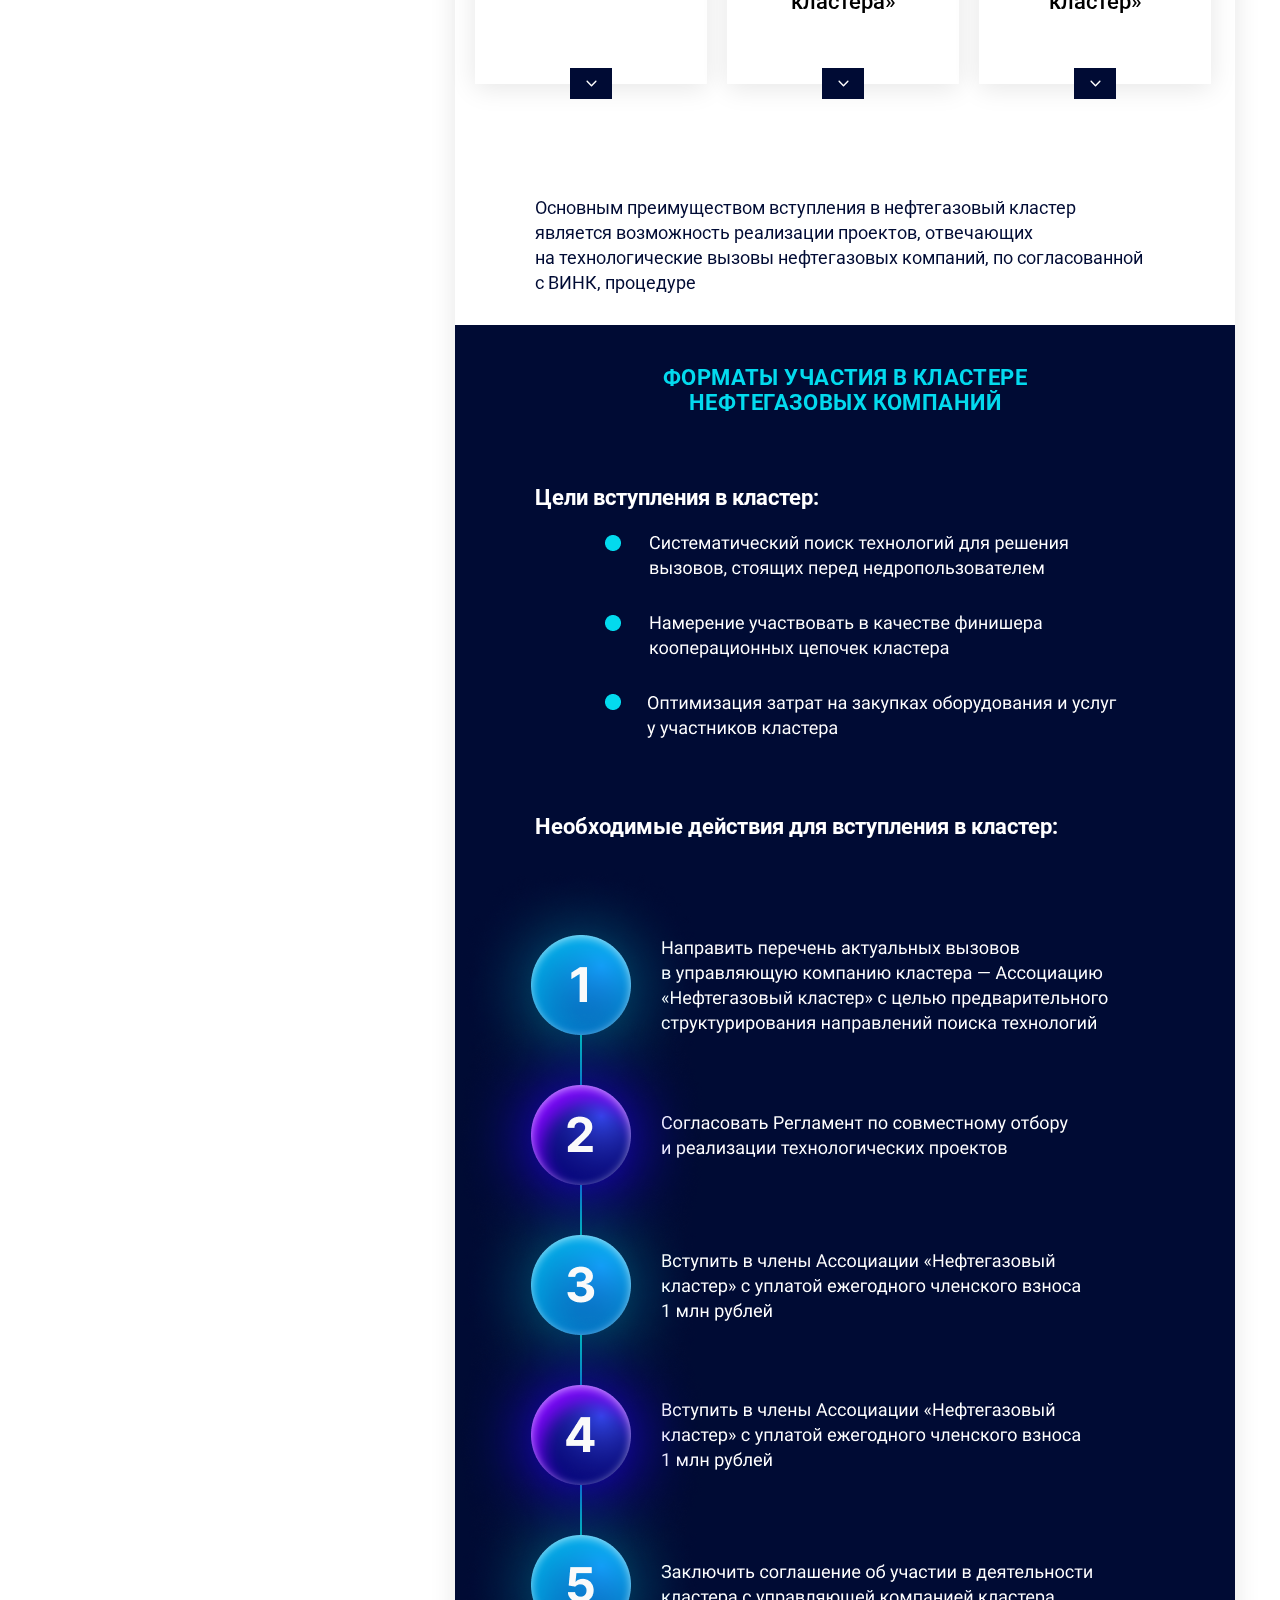
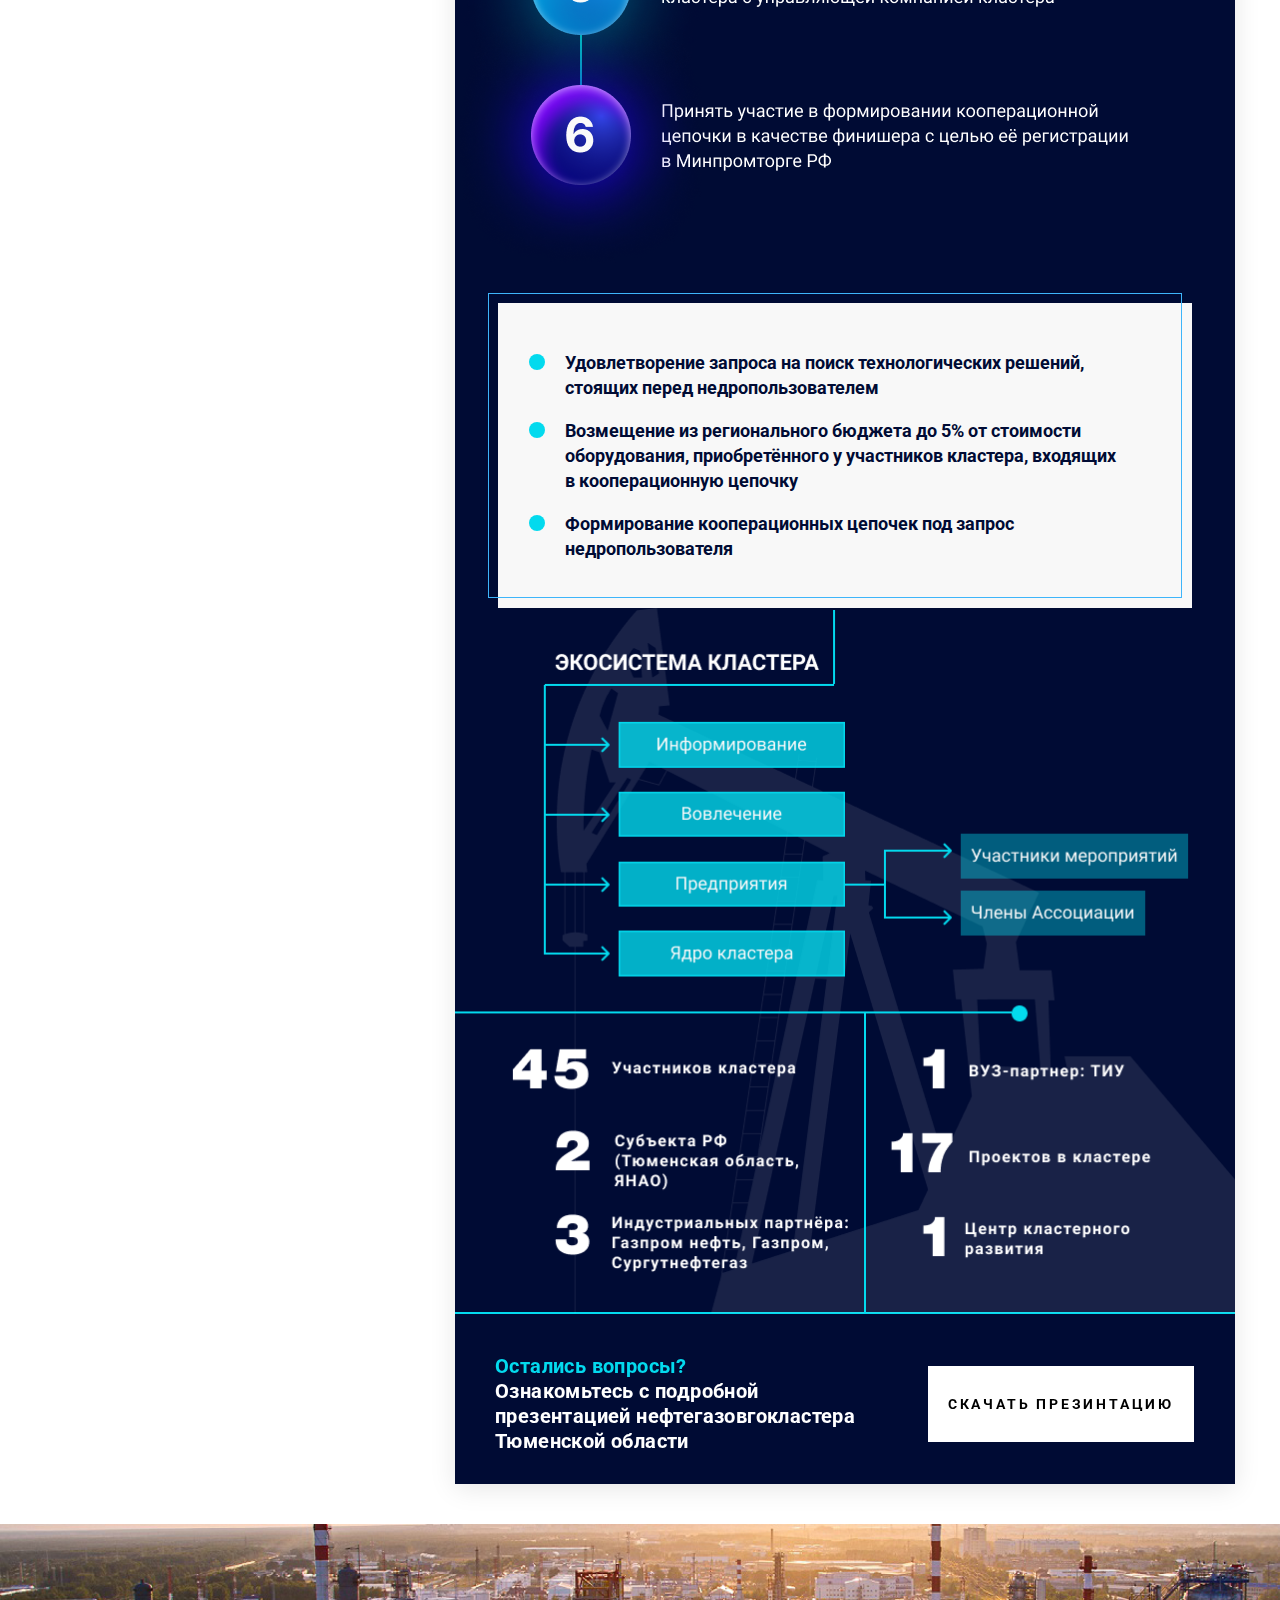
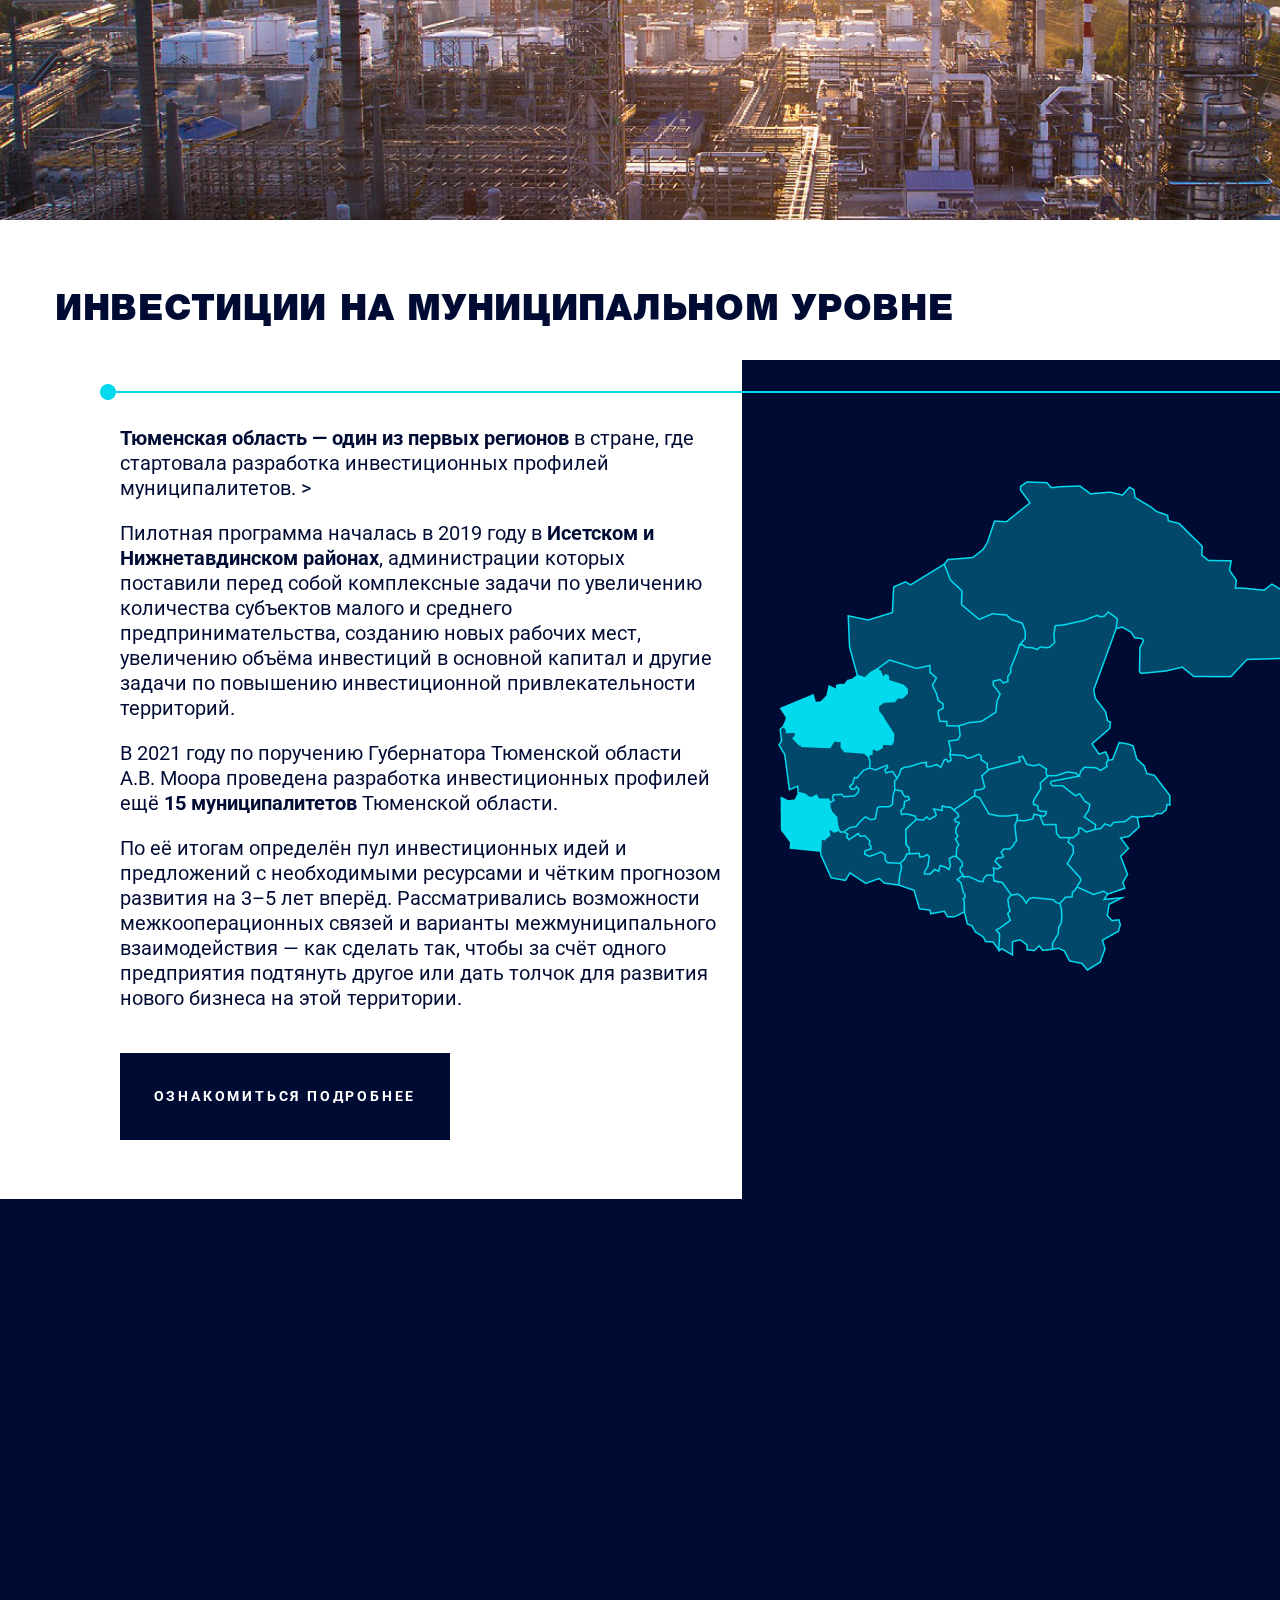
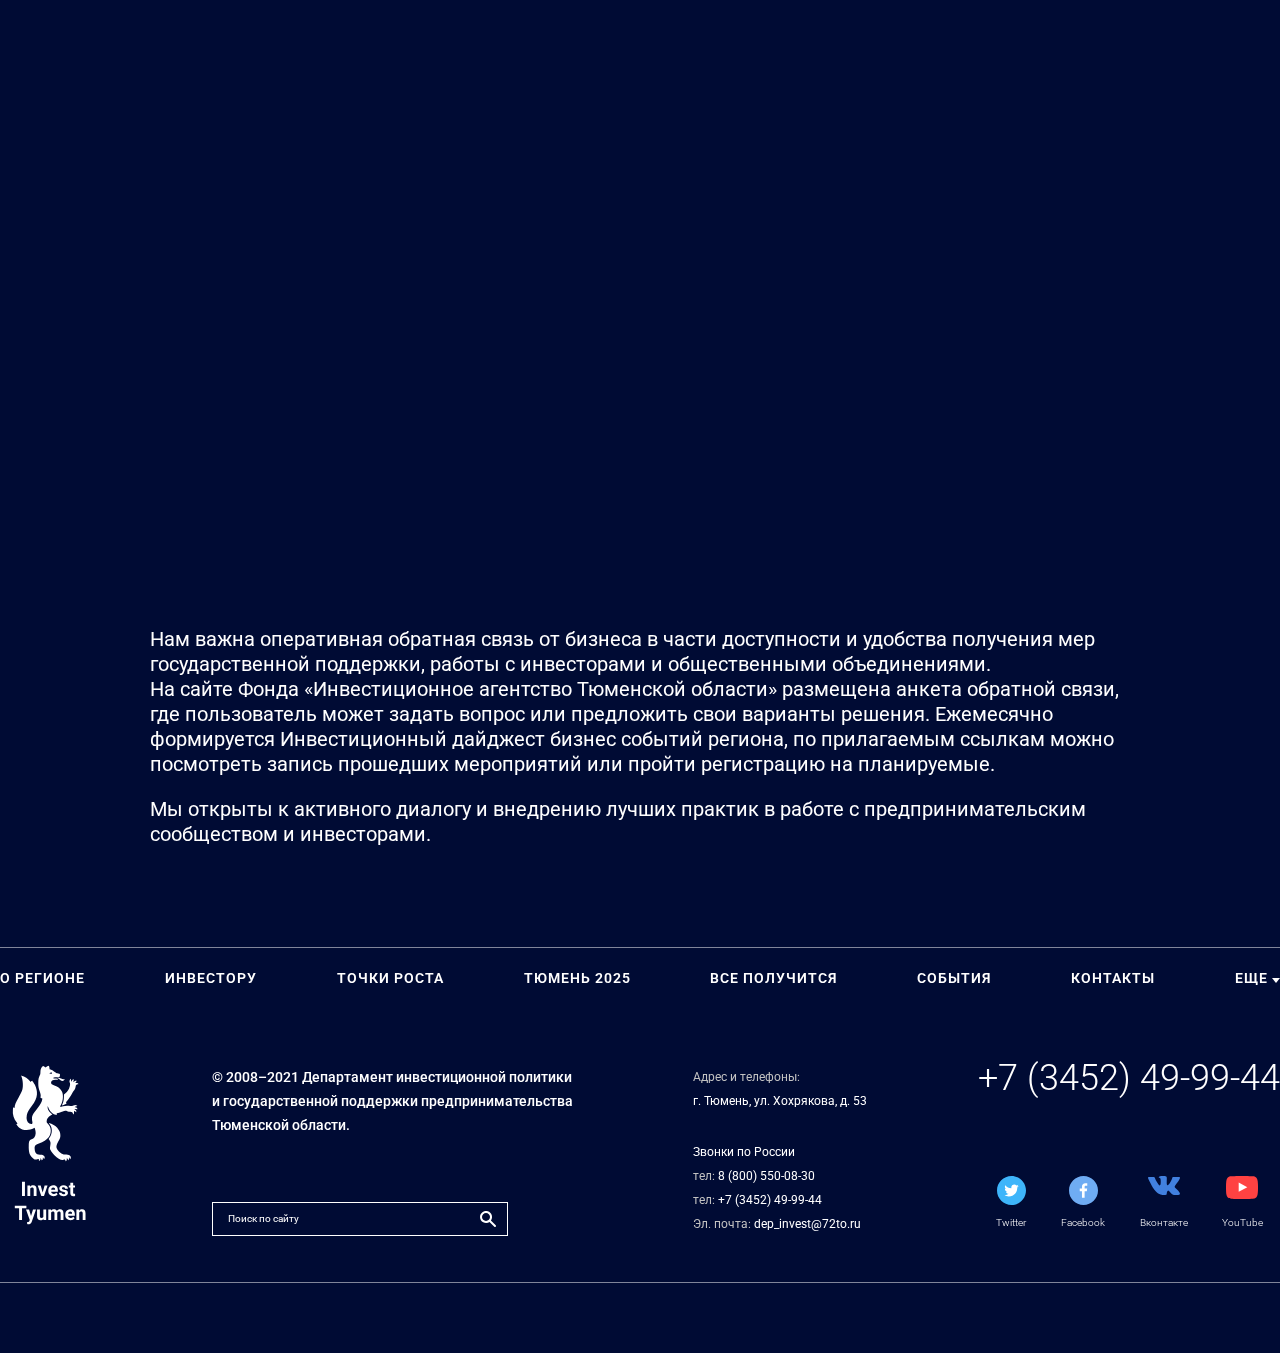
<file: grows-point.html>
<!DOCTYPE html>
<html lang="ru">

<head>
  <meta charset="UTF-8">
  <meta name="viewport" content="width=device-width, initial-scale=1.0">
  <link rel="shortcut icon" href="img/favicon.ico" type="image/x-icon">
  <meta http-equiv="X-UA-Compatible" content="ie=edge">
  <meta name="theme-color" content="#111111">
  <title>New site</title>
  <link rel="preconnect" href="https://fonts.googleapis.com">
  <link rel="preconnect" href="https://fonts.gstatic.com" crossorigin>
  <link href="https://fonts.googleapis.com/css2?family=Montserrat:wght@700&family=Open+Sans:wght@400;700&family=Roboto:wght@300;400;500;700;900&display=swap" rel="stylesheet">
  <link href="https://fonts.googleapis.com/css2?family=Manrope:wght@700&family=Roboto:ital,wght@1,700&display=swap" rel="stylesheet">
  <link
    rel="stylesheet"
    href="https://cdnjs.cloudflare.com/ajax/libs/animate.css/4.1.1/animate.min.css"
  />
  <link rel="stylesheet" href="css/vendor.css">
  <link rel="stylesheet" href="css/main.css">
</head>

<body>
  <div class="site-container">
    <header class="header">
      <div class="container">
        <div class="header__wrapper">
          <div class="header__logo">
            <a href="#"> <img src="img/header__logo.svg" alt=""></a>
          </div>
          
        <div class="header__second-block">
          <div class="header__content">
            <div class="header__content-info">
              Инвестиционный портал Тюменской области
            </div>
    
            <div class="header__content-main-info">
              <div class="header__content-phone">
                <span>Россия</span> <a href="#">8 800 550-08-30</a>
              </div>
              <div class="header__content-phone ppp ">
                <span>Тюмень</span> <a href="#">8 3452 49-99-44</a>
              </div>
    
              <div class="header__content-language">
                <div class="header__content-language-item active">
                  <a href="#" class="language">RU</a>
                </div>
                <span>/</span>
                <div class="header__content-language-item ">
                  <a href="#" class="language">EN</a>
                </div>
              </div>
              <div class="header__content-search">
                <input class="header__input " type="text" name="" id="" placeholder="">
                
              </div>
            </div>
          </div>
    
    
    
          <div class="header__menu-block" id="#nav-test">
            <ul class="header__main-menu">
              <li class="header__main-menu-link ">
                о регионе
              </li>
              <li class="header__main-menu-link">
                инвестору
              </li>
    
                <li class="header__main-menu-link active">
                  <a href="grows-point.html" class="menu-link"> 
                  точки роста
                </a>
                </li>
              
              <li class="header__main-menu-link">
                Тюмень 2025
              </li>
              <li class="header__main-menu-link">
                все получится
              </li>
              <li class="header__main-menu-link">
                события
              </li>
              <li class="header__main-menu-link">
                события
              </li>
              <li class="header__main-menu-link">
                еще
                <img src="img/ChevronDown.svg" alt="">
              </li>
            </ul>
           
          </div>
        </div>
        </div>
      </div>
    </header>
    
    <section class="main-screen">
      <div class="main__screen-slider">
        <div class="main__screen-slide">
          <img src="img/main__screen5.png" alt="Обложка" style="width: 100%;">
         

          
         
        </div>

        <div class="main__screen-slide">
          <img src="img/main__screen6.png" alt="Обложка" style="width: 100%;">
         

          
          
        </div>


        
        <div class="main__screen-slide">
          <img src="img/main__screen7.png" alt="Обложка" style="width: 100%;">
          

          
         
        </div>
        

        <div class="main__screen-slide">
          <img src="img/main__screen8.png" alt="Обложка" style="width: 100%;">
        

          
         
        </div>

      

      </div>
     
      
      

      
      

  

      
    </section>
    <div class="img__line-block">
      <div class="img__line-block-wrapper">
        <img src="img/first__line.png" alt="">
      </div>
    </div>
    <section class="second__main">
      <div class="main__slider-second__wrapper">
        <div class="static__main-slider-block">

            <div class="container">
              <div class="main__footer-slider">
                <div class="main__footer-title main__footer-title--grows">
                  Точки роста<br>
                  <span>Все получится!</span>
                </div>
                <div class="third__slider-wrapper">
                  <div class="third__slider">
                    <div class="third__slide ">
                      <div class="third__slide-content"style="background-image: url(img/main__screen5.png);"></div>
                    </div>
                    <div class="third__slide" >
                      <div class="third__slide-content" style="background-image: url(img/main__screen6.png);"></div>
                    </div>
                    <div class="third__slide" >
                      <div class="third__slide-content" style="background-image: url(img/main__screen7.png);"></div>
                    </div>
                    
                    <div class="third__slide" >
                      <div class="third__slide-content" style="background-image: url(img/main__screen8.png);"></div>
                    </div>

                  </div>
                </div>
                <div> 
              </div>
            </div>
        </div>
      </div>
    </section>
    
  
    
    
   <section class="bubbless " id="background">
    
      <div class="container">
       <div class="bubbles__wrapper">
         <div class="bubbles__title">
          Стратегические направления развития
         </div>
         
           <div class="bubles__block">
            <div class="bubbles__background">
              <img src="img/bubbles__bg.png" alt="">
            </div>
             <div class="bubbles__item-big bubbles__item-big--1  "  >
              <div class="bubbles__bg">
                <img src="img/bubles.png" alt="">
              </div>
               
             </div>
            
             <div class="bubbles__item bubbles__item--2" data-tab="#tab__1" data-btn="#btn__1" >
               
              <div class="bubbles__bg">
                <img src="img/bubles2.png" alt="">
                <div class="bubbles__text">
                  Нефтегазовый<br>кластер
                 </div>
              </div>
             </div>
             <div class="bubbles__item bubbles__item--3 " data-tab="#tab__5" data-btn="#btn__5">
              <div class="bubbles__bg">
                <img src="img/bubles3.png" alt="">
                <div class="bubbles__text bubbles__text--3">
                  Биотехнологии
                 </div>
              </div>
             </div>
             <div class="bubbles__item bubbles__item--4" data-tab="#tab__3" data-btn="#btn__3">
              <div class="bubbles__bg">
                <img src="img/bubles4.png" alt="">
                <div class="bubbles__text bubbles__text--4">
                  Добыча <br> нефти
                 </div>
              </div>
             </div>
             <div class="bubbles__item bubbles__item--5" data-tab="#tab__8" data-btn="#btn__8">
              <div class="bubbles__bg">
                <img src="img/bubles5.png" alt="">
                <div class="bubbles__text bubbles__text--5">
                  Креативные<br> индустрии
                 </div>
              </div>
             </div>
             <div class="bubbles__item bubbles__item--6" data-tab="#tab__6" data-btn="#btn__6">
              <div class="bubbles__bg">
                <img src="img/bubles6.png" alt="">
                <div class="bubbles__text bubbles__text--6">
                  Туризм
                 </div>
              </div>
             </div>
             <div class="bubbles__item bubbles__item--7" data-tab="#tab__2" data-btn="#btn__2">
              <div class="bubbles__bg">
                <img src="img/bubles7.png" alt="">
                <div class="bubbles__text bubbles__text--7">
                  Нефтехимия<br>
                  и переработка<br>
                  полимеров<br>
                 </div>
              </div>
             </div>
             <div class="bubbles__item bubbles__item--8" data-tab="#tab__4" data-btn="#btn__4">
              <div class="bubbles__bg">
                <img src="img/bubles8.png" alt="">
                <div class="bubbles__text bubbles__text--8">
                  Лесопромышленный<br> 
                  Комплекс
                 </div>
              </div>
             </div>
             <div class="bubbles__item bubbles__item--9" data-tab="#tab__7" data-btn="#btn__7">
              <div class="bubbles__bg">
                <img src="img/bubles9.png" alt="">
                <div class="bubbles__text bubbles__text--9">
                  Жилищное <br> строительство
                 </div>
              </div>
             </div>
           </div>
         
       </div>
      </div>
    </section>


    <section class="grow-points" id="grow-point">
      <div class="container">
        <div class="grow-point__wrapper">
          <div class="grow-points__tabs ">
            <div class="grow-points__tabs-wrapper">
              <div class="grow-points__tabs-item active" data-tab="#tab__1" id="btn__1">
                Нефтегазовый кластер
              </div>
              <div class="grow-points__tabs-item" data-tab="#tab__2" id="btn__2">
                Нефтехимический кластер
              </div>
              <div class="grow-points__tabs-item" data-tab="#tab__3" id="btn__3">
                Добыча нефти
              </div>
              <div class="grow-points__tabs-item" data-tab="#tab__4" id="btn__4">
                Богатство тайги
              </div>
              <div class="grow-points__tabs-item" data-tab="#tab__5" id="btn__5">
                Биотехнологии
              </div>
              <div class="grow-points__tabs-item" data-tab="#tab__6" id="btn__6">
                Туризм
              </div>
              <div class="grow-points__tabs-item" data-tab="#tab__7" id="btn__7">
                Строительство
              </div>
              <div class="grow-points__tabs-item" data-tab="#tab__8" id="btn__8">
                Креативные индустрии
              </div>
            </div>
          </div>
          <div class="grow-points__tabs-content" >

            <div class="grow-points__content active" id="tab__1">
              <div class="grow-points__title">
                Нефтегазовый кластер
              </div>

              <div class="grow-points__card">
                <div class="grow-points__img">
                  <img src="img/klaster.png" alt="">
                </div>
                <div class="grow-points__text">
                  <div class="grow-points__text-title">
                    Нефтегазовый кластер — одно из приоритетных направлений развития инвестиционной стратегии Тюменской области.

                  </div>
                  <div class="grow-points__text-description">
                    <p>На территории Тюменской области (с учётом ХМАО-Югры и ЯНАО) расположены месторождения, на которые приходится <span>более 55,1% добычи нефти и 86,6% добычи газа</span> в России.</p>
                    <p>  Вокруг нефтедобывающей отрасли сложился комплекс смежных высокотехнологичных отраслей, включая производство нефтесервисного оборудования и предоставление нефтесервисных услуг. Преимущества региона предопределили развитие кластера федерального значения по НИОКР, производству оборудования и нефтесервисным услугам для обеспечения стратегических потребностей нефтегазовой отрасли Российской Федерации.</p>
                  </div>
                 
                </div>
                <div class="grow-points__map " >
                  <img src="img/card__map1.png" alt="">
                </div>
                <div class="grow-points__text">
                  <div class="grow-points__text-title">
                    Цель создания  нефтегазового кластера

                  </div>
               
                 
                </div>
                <div class="grow-point__card " >
                  <div class="grow-point__card-item wow animate__animated animate__fadeIn ">
                    <div class="grow-point__card-item-text">
                     <span>Снижение доли импортного оборудования</span> и услуг в нефтегазовой отрасли <span>до 40% к 2024 году</span> за счёт реализации высокотехнологичных проектов компаниями-участниками кластера
                    </div>
                  </div>

                  <div class="grow-point__card-item wow animate__animated animate__fadeIn ">
                   <div class="grow-point__card-item-text">
                    <span>Снижение объёма выбросов парниковых газов на 30%, по отношению к объёмам выбросов 1990 года</span>
                   </div>
                 </div>
                  
                </div>

                <div class="grow-points__text">
                  <div class="grow-points__text-title">
                    Цель создания  нефтегазового кластера
                  </div>
                  <div class="grow-points__text-description">
                   <p>— Развитие экосистемы, обеспечивающей эффективное взаимодействие участников нефтегазового рынка</p>
                   <p>— Создание модели разрешения актуальных технологических вызовов, стоящих перед нефтегазовой отраслью, путём представления верифицированных проектов с учётом требований и стандартов ВИНК</p>
                   <p>— Создание производственных и технологических цепочек, обеспечивающих разработку новых технологий с последующим производством и тиражированием</p>
                  </div>
                 
                </div>
                <div class="grow-points__text">
                  <div class="grow-points__text-title">
                    Оценка факторов конкурентоспособности<br>
                    Тюменской области с точки зрения расположения нефтегазового кластера
                  </div>
                  
                 
                </div>
                <div class="grow-points__slider wow animate__animated animate__fadeIn">
                <div class="grow-points__item-wrapper">
                  <div class="grow-points__item">
                   <div class="grow-points__slide">
                    <div class="grow-points__item-title">
                      Географические факторы
                    </div>
                    <div class="grow-points__item-content">
                      <div class="grow-points__item-img">
                        <img src="img/grow__img1.png" alt="">
                      </div>
                      <div class="grow-points__item-content-card">
                        <div class="grow-points__item-content-text">
                          <p>Близость к производству, добыче, переработке</p>
                          <p>Концентрация предприятий со схожими потребностями в компетенциях</p>
                          <p> Высокая транспортная доступность</p>
                        </div>
                      </div>
                    </div>
                   </div>
                   <div class="grow-points__slide">
                    <div class="grow-points__item-title">
                      Инфраструктура
                    </div>
                    <div class="grow-points__item-content">
                      <div class="grow-points__item-img">
                        <img src="img/grow__img2.png" alt="">
                      </div>
                      <div class="grow-points__item-content-card">
                        <div class="grow-points__item-content-text">
                          <p>Развитая промышленная база в близких отраслях
                          </p>
                          <p>
                            Развитая инфраструктура бизнес-сервисов</p>
                          <p> Близость к специализированной инфраструктуре для апробирования и проведения испытаний</p>
                          <p>Доступные земельные и офисные пространства, лаборатории</p>
                        </div>
                      </div>
                    </div>
                   </div>

                   <div class="grow-points__slide">
                    <div class="grow-points__item-title">
                      Компетенции
                    </div>
                    <div class="grow-points__item-content">
                      <div class="grow-points__item-img">
                        <img src="img/grow__img3.png" alt="">
                      </div>
                      <div class="grow-points__item-content-card">
                        <div class="grow-points__item-content-text">
                          <p>Наличие мобильной высококвалифицированной рабочей силы</p>
                          <p>Наличие специализированных учебных заведений, научно-исследовательских и проектных центров</p>
                          <p>Условия для активного нетворкинга</p>
                          <p>Стоимость трудовых ресурсов</p>
                        </div>
                      </div>
                    </div>
                   </div>
                  </div>
                  
                </div>
                  <div class="grow-points__item grow-points__item--2">
                   
                  </div>
                  <div class="grow-points__item grow-points__item--3">
                   
                  </div>
                  
                </div>

                <div class="grow-points__text">
                  <div class="grow-points__text-title">
                    Инфраструктура и компетенции 
                  </div>
                  
                  <div class="grow-points__stats">
                    <img src="img/Stats.png" alt="">
                  </div>
                </div>
                <div class="grow-points__university">
                  <div class="grow-points__text">
                    <div class="grow-points__text-title grow-points__text-title--university">
                      Научные институты, покрывающих все основные направления исследований   в современной нефтедобыче
                    </div>
                    
                    <div class="grow-points__block">
                      <div class="grow-points__block-item">
                        <div class="grow-points__block-img">
                          <img src="img/univer1.png" alt="">
                        </div>
                        <div class="grow-points__block-text">
                          НОВАТЭК НТЦ
                        </div>
                      </div>

                      <div class="grow-points__block-item">
                        <div class="grow-points__block-img">
                          <img src="img/univer2.png" alt="">
                        </div>
                        <div class="grow-points__block-text">
                          Газпромнефть НТЦ
                        </div>
                      </div>

                      <div class="grow-points__block-item">
                        <div class="grow-points__block-img">
                          <img src="img/univer3.png" alt="">
                        </div>
                        <div class="grow-points__block-text">
                          СургутНИПИ<br>
нефть
                        </div>
                      </div>

                      <div class="grow-points__block-item">
                        <div class="grow-points__block-img">
                          <img src="img/univer4.png" alt="">
                        </div>
                        <div class="grow-points__block-text">
                          ИЦ «Геосфера» (с 2025)
                        </div>
                      </div>
                      
                    </div>

                    <div class="grow-points__block">
                      <div class="grow-points__block-item">
                        <div class="grow-points__block-img">
                          <img src="img/univer5.png" alt="">
                        </div>
                        <div class="grow-points__block-text">
                          КогалымНИПИ<br>
нефть
                        </div>
                      </div>

                      <div class="grow-points__block-item">
                        <div class="grow-points__block-img">
                          <img src="img/univer6.png" alt="">
                        </div>
                        <div class="grow-points__block-text">
                          Тюменский нефтяной научный центр (Роснефть)
                        </div>
                      </div>

                      <div class="grow-points__block-item">
                        <div class="grow-points__block-img">
                          <img src="img/univer7.png" alt="">
                        </div>
                        <div class="grow-points__block-text">
                          ЗАПСИБНИИГГ
                        </div>
                      </div>

                      <div class="grow-points__block-item">
                        <div class="grow-points__block-img">
                          <img src="img/univer8.png" alt="">
                        </div>
                        <div class="grow-points__block-text">
                          Газпром проектирование
                        </div>
                      </div>
                      
                    </div>
                  </div>
                </div>

                <div class="grow-points__text">
                  <div class="grow-points__text-title">
                    Основные специальности, необходимых для развития нефтепромышленного кластера
                  </div>
                  
                  <div class="grow-points__points">
                    <img src="img/Points.png" alt="">
                  </div>
                </div>

                <div class="grow-points__buying">
                  <img src="img/bying.png" alt="">
                </div>
                <div class="grow-points__text">
                  <div class="grow-points__text-title grow-points__text-title--participation">
                    Форматы участия в деятельности кластера производственных и сервисных компаний
                  </div>
                  
                  
                </div>
                <div class="grow-points__participation-block">
                  <div class="grow-points__participation-block-item grow-points__participation-block-item--1 " id="d__1">
                    <div class="grow-points__participation-item-title">
                      Локализация в Тюменской области
                    </div>
                    <div class=" grow-points__participation-item-description  grow-points__participation-item-description--1 item-content1"  >
                      <p>Регистрация в Тюменской области (перенос центра прибыли)

                       </p>
                      <p> Размещение производственного филиала в регионе (рабочие места и производственные мощности)
                        
                        </p>
                      <p>Размещение R&D центра (компетенции, новации, квалифицированные кадры)</p>
                    </div>

                    <button class="open__grow-points " data-d="#d__1" >
                      <img src="img/drop__down.svg" alt="">
                      <img class="for-hover"src="img/drop-down-hover.png" alt="">
                      <img src="img/arrow-down.png" alt="">
                    </button>
                  </div>

                  <div class="grow-points__participation-block-item grow-points__participation-block-item--2 " id="d__2">
                    <div class="grow-points__participation-item-title">
                      Кооперация с участниками «Нефтегазового кластера»
                    </div>
                    <div class="grow-points__participation-item-description grow-points__participation-item-description--2 " >
                      <p>Сотрудничество с компаниями, участниками кластера, размещёнными в Тюменской области

                       
                       </p>
                      <p>  Сотрудничество с предприятиями,входящими в состав кооперационных цепочек кластера,согласно требований Постановления Правительства РФ от 31.07.2015 № 779
                        
                        </p>
                      
                    </div>

                    <button class="open__grow-points" data-d="#d__2">
                      <img src="img/drop__down.svg" alt="">
                      <img class="for-hover"src="img/drop-down-hover.png" alt="">
                      <img src="img/arrow-down.png" alt="">
                    </button>
                  </div>


                  <div class="grow-points__participation-block-item grow-points__participation-block-item--3" id="d__3">
                    <div class="grow-points__participation-item-title">
                      Вступление в Ассоциацию «Нефтегазовый кластер»
                    </div>
                    <div class="grow-points__participation-item-description grow-points__participation-item-description--3 ">
                      <p>Инициирование проектов, отвечающим технологическим вызовам ВИНК

                        
                        

                       </p>
                      <p> Участие в регулярных мероприятиях кластера 
                        
                        </p>
                      
                    </div>

                    <button class="open__grow-points " data-d="#d__3" >
                      <img src="img/drop__down.svg" alt="">
                      <img class="for-hover"src="img/drop-down-hover.png" alt="">
                      <img src="img/arrow-down.png" alt="">
                      
                    </button>
                  </div>
                </div>

                <div class="grow-points__text">
                  <div class="grow-points__text-title grow-points__text-title--participation2">
                    Основным преимуществом вступления в нефтегазовый кластер является возможность реализации проектов, отвечающих на технологические вызовы нефтегазовых компаний, по согласованной с ВИНК, процедуре
                  </div>
                  
                  
                </div>

                <div class="grow-points__formats">
                  <div class="grow-points__text">
                    <div class="grow-points__text-title grow-points__text-title--formats">
                      Форматы участия в кластере нефтегазовых компаний
                    </div>
                    
                    
                  </div>

                  <div class="grow-points__text">
                    <div class="grow-points__text-title grow-points__text-title--formats2">
                      Цели вступления в кластер:
                    </div>
                    <div class="grow-points__formats-text-img">
                      <img src="img/Text.png" alt="">
                    </div>
                    
                  </div>
                  <div class="grow-points__text">
                    <div class="grow-points__text-title grow-points__text-title--formats2">
                      Необходимые действия для вступления в кластер:
                    </div>
                    <div class="grow-points__formats-text-img grow-points__formats-text-img--2">
                      <img src="img/Points2.png" alt="">
                    </div>
                    
                  </div>

                  <div class="grow-points__formats-card">
                    <div class="grow-points__formats-card-title">
                      <p>Удовлетворение запроса на поиск технологических решений, стоящих перед недропользователем

                      
                        
                        </p>
                      <p>  Возмещение из регионального бюджета до 5% от стоимости оборудования, приобретённого у участников кластера, входящих в кооперационную цепочку</p>
                      <p>Формирование кооперационных цепочек под запрос недропользователя</p>
                    </div>
                  </div>

                  <div class="grow-points__formats-img">
                    <img src="img/bggggg.png" alt="">
                  </div>
                  <div class="grow-points__footer">
                    
                      <div class="grow-points__footer-wrapper">
                        <div class="grow-points__footer-text"><span>Остались вопросы?</span> <br> Ознакомьтесь с подробной <br>презентацией нефтегазовгокластера<br> Тюменской области</div>
                        <div class="grow-points__footer-btn">
                        <button class="btn">Скачать презинтацию</button>
                    
                    </div>
                      </div>
                    
                  </div>
                  
                </div>
                
              </div>
              
            </div>


           

            <div class="grow-points__content" id="tab__2">
              <div class="grow-points__title">
                Нефтехимический кластер
              </div>

              <div class="grow-points__card ">
                <div class="grow-points__img">
                  <img src="img/klaster2.png" alt="">
                </div>
                <div class="grow-points__card-claster wow animate__animated animate__fadeIn">
                  <div class="grow-points__card-claster-title">
                    В.В. Путин
                  </div>
                  <div class="grow-points__card-claster-description">
                    Президент Российской Федерации
                  </div>
                  <div class="grow-points__card-claster-text">
                    «Тобольск за последние годы без всякого преувеличения превратился в мировой центр нефтегазовой химии. За семь лет построено два крупных предприятия, которые, безусловно выводят этот регион, да и нашу страну в число лидеров»
                  </div>
                  <div class="grow-points__card-claster-date">
                    01.02.2020
                  </div>
                </div>


                <div class="grow-points__text">
                  <div class="grow-points__text-title">
                    Нефтехимическая промышленность — одна из ключевых и наиболее активно развивающихся отраслей в Тюменской области

                  </div>
                  <div class="grow-points__text-description">
                   
                    <p>В настоящее время в регионе формируется нефтехимический кластер, который объединит промышленные и сервисные предприятия Тобольской промышленной площадки и предприятия, занятые переработкой нефтехимической продукции</p>
                  </div>
                  
                  

                </div>
                <div class="grow-points__text grow-points__text--mt">
                    <div class="grow-points__text-title">
                      Цели создания кластера:
                    </div>
  
                    <div class="grow-points__oil-text">
                      <p>Комплексное развитие Тобольской нефтехимической площадки СИБУР, импортозамещение</p>
                      <p>Реализация инвестиционных проектов по нефтегазохимии (расширение спектра и глубины переработки)</p>
                      <p>Реализация инвестиционных проектов по нефтегазохимии (расширение спектра и глубины переработки)</p>
                    </div>
                  </div>
                  <div class="grow-points__formats">
                    <div class="grow-points__text">
                      <div class="grow-points__text-title grow-points__text-title--formats">
                        НАПРАВЛЕНИЯ РАЗВИТИЯ КЛАСТЕРА
                      </div>
                      
                      
                    </div>
  
                    <div class="grow-points__text">
                      <div class="grow-points__text-description grow-points__text-description--formats">
                   
                        <p>Исходя из перечня поручений Президента Российской Федерации В.В. Путина № Пр-46 от 16.01.2021 по итогам совещания по вопросам стратегического развития нефтегазохимической отрасли от 1 декабря 2020 года (г. Тобольск Тюменской области)
                          была разработана программа инвестиицонного развития Тюменской области на период с 2020 по 2024 годы</p>
                      </div>
                      
                      
                    </div>
                    <div class="grow-points__text grow-points__text--mt">
                      <div class="grow-points__text-title grow-points__text-title--formats2">
                        Приоритетные направления:
                      </div>
                      <div class="grow-points__formats-text-img grow-points__formats-text-img--2 grow-points__formats-text-img--3">
                        <img src="img/Points3.svg" alt="">
                      </div>
                      

                      <div class="grow-points__text-description grow-points__text-description--formats">
                   
                        <p>Актуальные вызовы нефтехимической отрасли — поиск решений
                          для достижения технологической независимости отрасли.На данный момент необходимо организовать производство в РФ 673 видов специальной химической продукции (катализаторы, очистители, стабилизаторы, кислоты, красители, масла, смазки и другие)</p>
                      </div>
                      <div class="claster-model-img">
                        <img src="img/Cluster-model.svg" alt="">
                      </div>

                     
                     
                    </div>
                 
                   
                    
                  </div>
                     
                <div class="grow-points__text">
                  <div class="grow-points__text-title grow-points__text-title--formats">
                    НАПРАВЛЕНИЯ РАЗВИТИЯ КЛАСТЕРА
                  </div>


                  <div class="grow-points__text-title grow-points__text-title--22">
                    Предпосылки перспективности направления:
                  </div>

                  <div class="grow-points__oil-text grow-points__oil-text--1">
                    <p>Наличие сырья</p>
                    <p>ЗапСибНефтехим 2,5 млн т/г базовых полимеров (полиэтилен, полипропилен)
                    </p>
                    <p>Темпы роста рынка пластиков — до 20% по отдельным направлениям
                    </p>
                    <p>Высокая потребность — около 20% пластиков ввозится из-за рубежа, до 100% в некоторых сегментах</p>
                  </div>

                  <div class="grow-points__text-title grow-points__text-title--22">
                    Цепочка создания ценности в переработке полимеров:
                  </div>

                </div>
                 <div class="grow-points__chain">
                   <img src="img/chain2.png" alt="">
                 </div>
                 <div class="grow-points__text">
                  <div class="grow-points__text-description grow-points__text-description--chain">
                    <p>Ключевыми нишами кластера станут товары, пригодные для перевозке на большие расстояния, а также востребованные нефтехимическими производствами РФ</p>
  
                    
                  </div>
                  <div class="grow-points__text-title grow-points__text-title-mb">
                    Приоритетные виды продукции из полимеров: 
                  </div>
                  <ol class="polimers">
                    <li>Компаунды</li>
                    <li>Медицинские и лабораторные пластики</li>
                    <li>Пленки (упаковочные и специальные)</li>
                    <li>Трубы для нефтегазовой отрасли</li>
                    <li>Пигменты, катализаторы, спецпластики</li>
                    <li>Изоцианаты, полиамиды, эпоксидные смолы</li>
                    <li>Строительные материалы</li>
                  </ol>
                </div>
                <div class="grow-points__pipe">
                  <div class="grow-points__text ">
                    <div class="grow-points__text-title grow-points__text-title--formats ">
                      Производство труб <br>для нефтегазовой отрасли
                    </div>
                    <div class="grow-points__text-title grow-points__text-title--formats2 grow-points__text--pipe">
                      НИОКР
                    </div>
                    <div class="grow-points__text-description grow-points__text-description--pipe">
                      Разработка технологии производства труб из композитов на основе первичных/вторичных полимеров
                    </div>
                    <div class="grow-points__text-title grow-points__text-title--formats2">
                      Сырье
                    </div>
                    <div class="grow-points__text-description grow-points__text-description--pipe">
                      Материалы для полимерных труб (ПЭ, ПП)                    </div>
                    <div class="grow-points__text-title grow-points__text-title--formats2">
                      Переработка в конечный продукт
                    </div>
                    <div class="grow-points__text-description grow-points__text-description--pipe">
                      Производство и реализация трубной продукции                    </div>
                  </div>




                  <div class="grow-points__text ">
                    <div class="grow-points__text-title grow-points__text-title--formats grow-points__text-title--pipee">
                      Переработка солевых осадков ЗапСибНефтехим
                    </div>
                  
                  </div>
                 
                  <div class="grow-points__maps-img">
                    <img src="img/Map5.png" alt="">
                  </div>

                  <div class="grow-points__text">
                    <div class="grow-points__text-title grow-points__text-title--formats2 grow-points__text--pipe">
                      Новые виды материалов
                    </div>
                    <div class="grow-points__text-description grow-points__text-description--pipe">
                      <p class="pipe">Композиты на основе термопластов и серы</p>
                      <p class="pipe">Композиты с солями гипсового осадка</p>
                      <p class="pipe">Скорректированные антигололедные покрытия</p>
                    </div>
                  </div>

                  <div class="grow-points__text grow-points__text-card--pipe wow animate__animated animate__fadeIn">
                    <div class="grow-points__text-title grow-points__text-title--formats2 grow-points__text--pipe">
                      Преимущества
                    </div>
                    <div class=" grow-points__formats-card grow-points__formats-card--pipe">
                      <div class="grow-points__formats-card-title grow-points__formats-card-title--pipe">
                        <p>Снижение себестоимости производства</p>
                          <p> Модификация материалов </p>
                        <p>  Морозостойкость</p>
                        <p>Решение экологических проблем </p>
                      </div>
                    </div>
                  </div>


                  <div class="grow-points__text">
                    <div class="grow-points__text-title grow-points__text-title--formats2 grow-points__text--pipe">
                      Побочные продукты
                    </div>
                    <div class="grow-points__text-description grow-points__text-description--pipe">
                      <ol class="pipe__ol">
                        <li>Сульфат натрия</li>
                        <li>Гипс (сульфат кальция)</li>
                        <li>Кальцинированная сода</li>
                        <li>Гипсовый шлам</li>
                      </ol>
                    </div>
                  </div>

                  
                </div>
                <div class="pipe__text">
                  <div class="grow-points__text-title grow-points__text-title--formats grow-points__text-title--pipeb">
                    Переработка солевых осадков ЗапСибНефтехим
                  </div>

                  
                </div>
                <div class="pipe__text-block">
                  <div class="pipe__text-block-title">Строительство и обслуживание</div>
                  <div class="pipe__text-block-description">
                    <div class="pipe__text-block-description-item">Монтаж лицензионных установок</div>
                    <div class="pipe__text-block-description-item">Монтаж нелицензионных установок</div>
                    <div class="pipe__text-block-description-item">Выполнение ОЗХ (объектов общезаводского хозяйства)</div>
                    <div class="pipe__text-block-description-item">Периодическое сервисное обслуживание оборудования и производственных линий </div>
                  </div>
                </div>
                <div class="grow-points__text">
                  <div class="grow-points__text-title ">
                    Предложения по локализации: 
                  </div>
                  <div class="grow-points__oil-text">
                    <p>Регистрация сервисного подразделения в Тюменской области</p>
                    <p>Размещение центра прибыли, R&D в Тюменской области
                    </p>
                    <p>Включение в вендор-листы EPC-подрядчиков участников нефтехимического кластера Тюменской области (промышленных и сервисных предприятий)
                    </p>
                    <p>Открытие учебного центра</p>
                  </div>
                 
                </div>
                <div class="grow-points__text grow-points__text-pipe-link">
                  <div class="grow-points__link">Сегодня в Тюменской области ведётся активная подготовка кадров на базе ВУЗов и ССУЗов.
                    </div>
                  <div class="grow-points__link">Участники кластера могут получить субсидии из федерального бюджета на реализацию совместных кластерных проектов <a href="#">(читать подробнее)</a></div>
                </div>
                
                <div class="grow-points__text grow-points__text-card--pipe grow-points__text-card--pipe-prev">
                  <div class="grow-points__text-title">
                    Преимущества локализации в Тюменской области 
                  </div>
                  <div class=" grow-points__formats-card grow-points__formats-card--pipe">
                    <div class="grow-points__formats-card-title grow-points__formats-card-title--pipe">
                      <p>Близость к объекту обслуживания</p>
                        <p> Финансовая поддержка</p>
                      <p>Имущественная поддержка</p>
                      <p>Административная поддержка</p>
                      <p>Подготовка кадров </p>
                    </div>
                  </div>
                </div>
                <div class="grow-points__footer grow-points__footer--direction">
                    
                  <div class="grow-points__footer-wrapper">
                    <div class="grow-points__footer-text grow-points__footer-text--direction"><span>Остались вопросы?</span><br> Ознакомьтесь с подробной презентацией нефтегазовго<br> кластера Тюменской области</div>
                    <div class="grow-points__footer-btn grow-points__footer-btn--direction grow-points__footer-btn--n">
                    <button class="btn">Скачать презинтацию</button>
                
                </div>
                  </div>
                
              </div>

              </div>
              
            </div>

            <div class="grow-points__content" id="tab__3">
              <div class="grow-points__title">
                Добыча нефти
              </div>

              <div class="grow-points__card ">
                <div class="grow-points__img">
                  <img src="img/klaster3.png" alt="">
                </div>
                <div class="grow-points__text grow-points__text--3">
                  <div class="grow-points__text-title">
                    Экономическую специализацию Тюменской области определяет нефтегазовая промышленность

                  </div>
                  <div class="grow-points__text-description">
                    <p>Проекты в сфере развития минерально-сырьевой базы углеводородного сырья в Тюменской области условно можно разделить по целям:</p>
                    <p><span>Первый</span> имеет целью сохранение достигнутого уровня добычи нефти в Уватском муниципальном районе на уровне 10–12 млн тонн в год за счёт комплексной разработки эксплуатируемых месторождений и вовлечения в разработку новых.</p>
                    <p><span>Второй</span> — формирование нового района нефтедобычи в Тюменской области (Тобольском, Вагайском муниципальных районах) с уровнем добычи до 5–7 млн т в год.</p>
                    <p><span>Третий</span> — Поисковые лицензии на углеводородное сырьё занимают обширные площади и включают территории муниципальных районов: Абатский, Ишимский, и Тобольский.</p>
                    
                  </div>
                  
                </div>
                <div class="grow-points__text">
                  <div class="grow-points__text-title">
                    Добыча нефти и попутного нефтяного газа в Уватском районе ведётся ВИНКами:
                  </div>

                  <div class="grow-points__oil-text">
                    <p>РН-Уватнефтегаз</p>
                    <p>Сургутнефтегаз</p>
                    <p>Газпромнефть-Хантос</p>
                  </div>
                </div>
                <div class="aaasddf">
                  <div class="grow-points__direction">
                    <div class="grow-points__text">
                      <div class="grow-points__text-title grow-points__text-title--formats">
                        Добыча нефти в цифрах
                      </div>
                      <div class="grow-points__text-description grow-points__text-description--direction">
                        За период с 2007 по 2020 год добыча нефти <span>увеличилась в 8 раз</span>, что обусловлено успешной реализацией Уватского проекта по освоению труднодоступных месторождений нефти, оператором которого выступает «РН-Уватнефтегаз»
                      </div>
                    </div>
                    </div>
                    <div class="gros-points__direction-stats">
                      <img src="img/stats3.png" alt="">
                    </div>
                    <div class="grow-points__text">
                      
                      <div class="grow-points__text-description grow-points__text-description--direction">
                        Нефть на месторождениях Тюменской (юг) области различна по плотности, вязкости, содержанию парафинов, серы, смол и асфальтенов
                      </div>
                      <div class="gros-points__direction-stats">
                        <img src="img/stats4.png" alt="">
                      </div>
                    </div>
                </div>
                  <div class="grow-points__footer grow-points__footer--direction">
                    
                    <div class="grow-points__footer-wrapper">
                      <div class="grow-points__footer-text grow-points__footer-text--direction"><span>Остались вопросы?</span><br> Ознакомьтесь с подробной презентацией нефтегазовго<br> кластера Тюменской области</div>
                      <div class="grow-points__footer-btn grow-points__footer-btn--n">
                      <button class="btn">Скачать презинтацию</button>
                  
                  </div>
                    </div>
                  
                </div>
                  
                </div>
                
              </div>
              <div class="grow-points__content forest" id="tab__4">
                <div class="grow-points__title">
                  Богатство тайги
                </div>
  
                <div class="grow-points__card grow-points__card-4">
                  <div class="grow-points__img">
                    <img src="img/klaster4.png" alt="">
                  </div>
                  <div class="grow-points__infographics-img">
                    <img src="img/Infographics.png" alt="">
                  </div>
  
                  <div class="grow-points__forest-img">
                    <img src="img/forest.png" alt="">
                  </div>
                  <div class="grow-points__forest-text">
                    <p>
                      Возможный ежегодный объём заготовки древесины<br>(расчётная лесосека) <span>16,2 млн м³</span> в том числе свободно <span>13,8 млн м³</span> древесины. 
  ~50% свободной расчётной лесосеки расположено в Уватском и Вагайском лесничествах
                    </p>
                  </div>
                  <div class="grow-points__text ">
                    <div class="grow-points__text-title grow-points__text-title--forest">
                      Предложения для инвесторов
  
                    </div>
                    
  
                    <div class="table__wrapper">
                      
                  <div class="grow-points__table grow-points__table--first">
                    <div class="grow-points__table-item">
                      <div class="grow-points__table-item-title">
                        Плитные производства
                      </div>
                      <div class="grow-points__table-item-description">
                        <div class="grow-points__table-item-row">— OSB</div>
                        <div class="grow-points__table-item-row">— ДСП</div>
                        <div class="grow-points__table-item-row">— МДФ</div>
                        <div class="grow-points__table-item-row">— ФАНЕРА</div>
                        <div class="grow-points__table-item-row">— Мебель</div>
                      </div>
  
                      
                    </div>
                    <div class="grow-points__table-item">
                      <div class="grow-points__table-item-title">
                        Переработка
                      </div>
                      <div class="grow-points__table-item-description">
                        <div class="grow-points__table-item-row">— Лесозаготовка</div>
                        <div class="grow-points__table-item-row">— Пиломатериал</div>
                        <div class="grow-points__table-item-row">— Столярное<br> производство</div>
                        <div class="grow-points__table-item-row">— Домокомплекты</div>
                       
                      </div>
  
                      
                    </div>
                    
                  </div>
  
                  <div class="grow-points__table grow-points__table--right grow-points__table--first">
                    <div class="grow-points__table-item">
                      <div class="grow-points__table-item-title">
                        Целлюлозно-бумажное <br>производство
                      </div>
                      <div class="grow-points__table-item-description">
                        <div class="grow-points__table-item-row">— BKHP</div>
                        <div class="grow-points__table-item-row">— NBSKP</div>
                        <div class="grow-points__table-item-row">— БХТММ</div>
                        
                      </div>
                     
                      
                    </div>
                    <div class="grow-points__table-item">
                      <div class="grow-points__table-item-title">
                        Лесовосстановление
                      </div>
                      <div class="grow-points__table-item-description">
                        <div class="grow-points__table-item-row">— Лесопитомник</div>
                        
                       
                      </div>
  
                      
                    </div>
                    
                  </div>
                    </div>
                  </div>
  
  
                 
                  
                </div>
              </div>

              
            <div class="grow-points__content forest" id="tab__5">
              <div class="grow-points__title">
                Биотехнологии
              </div>

              <div class="grow-points__card grow-points__card-5">
                <div class="grow-points__img">
                  <img src="img/klaster5.png" alt="">
                </div>
               
                <div class="grow-points__forest-text grow-points__forest-text--bio">
                  <p>
                    Тюменская область в <span>ТОП-2</span>   в Уральском ФО по урожайности по овощам, по картофелю, по зерновым и зернобобовым культурам

                  </p>
                </div>
                
                  
               
                <div class="grow-points__text grow__points-bio">
                 
                  <div class="grow-points__text-left">
                    <p><span>Лидер по урожайности</span> <br>овощей, картофеля, <br>зерновых и зернобобовых <br>культур в Уральском ФО</p>
                    <p>Лидер в глубокой <br>переработке зерна</p>
                    <p>Лидер по производству молока и яиц в расчёте на душу населения в Уральском ФО</p>
                    <p><span>Профицит зерна 1,1 млн. тонн</span> В Тюменской и соседних областях в 2018 году</p>
                  </div>
                  <div class="grow-points__text-right wow animate__animated animate__fadeIn">
                    <div class="grow-points__text-right-img">
                      <img src="img/bio.png" alt="">
                    </div>
                  </div>

                  
                </div>
               <div class="grow-points__text">
                 <div class="grow-points__text-icons">
                   <div class="grow-points__text-icons-item">
                     <img src="img/icon1.png" alt="">
                   </div>
                   <div class="grow-points__text-icons-item">
                    <img src="img/icon2.png" alt="">
                  </div>
                  <div class="grow-points__text-icons-item">
                    <img src="img/icon3.png" alt="">
                  </div>
                  <div class="grow-points__text-icons-item">
                    <img src="img/icon4.png" alt="">
                  </div>
                   
                 </div>
               </div>


               
                
              </div>
            </div>


            <div class="grow-points__content" id="tab__6">
              <div class="grow-points__title">
                туризм
              </div>

              <div class="grow-points__card grow-points__card-6">
                <div class="grow-points__img">
                  <img src="img/klaster6.png" alt="">
                </div>
               
               <div class="grow-points__text">
                <div class="grow-points__tourism-title">
                  В сибирь по своей воле
                 </div>

                 <div class="grow-points__text-description grow-points__text-description--tourism">
                   <p><span>3,26 млн туристов,</span> из них около 1 млн туристов на термальные курорты Древнее Западно-Сибирское море находится на глубине 1000–2500 м 
                    </p>
                   <p>Термальная<span> минеральная вода <Br>круглогодично +34…+48 градусов</span></p>
                 </div>
               </div>

               <div class="grow-points__stat">
                 <img src="img/Stat55.png" alt="">
               </div>
                <div class="grow-points__textt">
                 <div class="grow-points__Wrapper">
                  <div class="grow-points__text-blocks">
                    <div class="grow-points__text-blocks-title">
                      Предложения для инвесторов
                    </div>
                    <div class="grow-points__text-block-item">– Гостиницы
                     
                      </div>
                      <div class="grow-points__text-block-item">– Геотермальные курорты</div>
                      <div class="grow-points__text-block-item">– Развлекательные объекты</div>
                      <div class="grow-points__text-block-item">– Экспо</div>
                      <div class="grow-points__text-block-item">– Медицинский <br> и оздоровительный туризм</div>
                      <div class="grow-points__text-block-item"></div>
                  </div>
                  <div class="grow-points__text-blocks">
                    <div class="grow-points__text-blocks-title">
                      Факторы привлечения туристов
                    </div>
                   
                      <div class="grow-points__text-block-item grow-points__text-block-item--2"> – Тюмень – первый город Сибири
                       
                        </div>
                      <div class="grow-points__text-block-item grow-points__text-block-item--2">– Тобольск – историческая столица Сибири</div>
                      <div class="grow-points__text-block-item grow-points__text-block-item--2">– Геотермальные источники и курорты </div>
                      <div class="grow-points__text-block-item grow-points__text-block-item--2">– Северная экзотика </div>
                      <div class="grow-points__text-block-item grow-points__text-block-item--2">– Сибирская гастрономия</div>
                      <div class="grow-points__text-block-item grow-points__text-block-item--2">– Промышленный туризм</div>
                      <div class="grow-points__text-block-item grow-points__text-block-item--2">– Медицинский город в Тюмени</div>
                  </div>
                 </div>
                  
                </div>
                <div class="grow-points__textt">
                  <div class="grow-points__textt-block-img">
                    <div class="grow-points__textt-block-img-item">
                      <img src="img/logo22.png" alt="">
                    </div>
                    <div class="grow-points__textt-block-img-item">
                      <img src="img/logo23.png" alt="">
                    </div>
                    <div class="grow-points__textt-block-img-item">
                      <img src="img/logo24.png" alt="">
                    </div>
                    <div class="grow-points__textt-block-img-item">
                      <img src="img/logo25.png" alt="">
                    </div>
                  </div>
                </div>

                <div class="grow-text__tourism-block">
                  <div class="grow-text__tourism-block-item">
                    <div class="grow-text__tourism-block-item-title">
                      Инфраструктура и деловой центр
                    </div>
                    <div class="grow-text__tourism-block-item-description">
                      <ol>
                        <li><p>Тюмень — первый город Сибири
                        
                        </p>
                      
                       </li>
                        <li> <p> Деловой центр динамично растущий город <br>и центр экономической жизни.</p></li>
                        <li><p> Тюменский нефтегазовый форум — главная профильная платформа и международный форум топливно-энергетического комплекса России.</p></li>
                      </ol>
                    </div>
                  </div>

                  <div class="grow-text__tourism-block-item">
                    <div class="grow-text__tourism-block-item-title">
                      Историческое наследие
                    </div>
                    <div class="grow-text__tourism-block-item-description">
                      <ol>
                        <li><p>Тобольск — древняя столица Сибири
                        
                        </p>
                      
                       </li>
                        <li> <p> Туристско-экскурсионный поток в Тобольск <br>в 2019 году 381,3 тыс. человек.</p></li>
                        <li><p> Единственный каменный кремль в Сибири.</p></li>
                        <li><p> Родина Менделеева и Алябьева.</p></li>
                        <li><p> Музей Семьи Императора России<br> Николая II.</p></li>
                        <li><p> Современный аэропорт в Тобольске.</p></li>
                      </ol>
                    </div>
                  </div>
                </div>
                  
                <div class="grow-text__tourism-block">
                  <div class="grow-text__tourism-block-item grow-text__tourism-block-item--1">
                    <div class="grow-text__tourism-block-item-title">
                      Природные факторы 
                    </div>
                    <div class="grow-text__tourism-block-item-description">
                      <ol>
                        <li><p>Геотермальные источники и курорты.
                        
                        </p>
                      
                       </li>
                        <li> <p> Древнее Западно-Сибирское море находится <br>на глубине 1000 – 2500 метров.</p></li>
                        <li><p>Термальная минеральная вода круглогодично +34...+48°С</p></li>
                        <li><p>Уникальный состав воды близок к составу <br>внутриклеточной жидкости человека, <br>вода гипоаллергенна.
                        </p>
                      
                       </li>
                        <li> <p>Сапропелевые грязи.</p></li>
                        <li><p>Реки, озера, тайга.</p></li>
                      </ol>
                    </div>
                  </div>

                  <div class="grow-text__tourism-block-item">
                    <div class="grow-text__tourism-block-item-title">
                      Медицинский туризм
                    </div>
                    <div class="grow-text__tourism-block-item-description">
                      <ol>
                      
                        <li> <p>Медицинский город в Тюмени</p></li>
                        <li><p>6 направлений на площади 142 тыс.кв.м.</p></li>
                        <li><p> 1800 коечный фонд.</p></li>
                        <li><p> 6000 сотрудников.</p></li>
                        <li><p>7000 пациентов/день.</p></li>
                        <li><p>29,4 тыс. мед.туристов в 2019 году.</p></li>
                        <li><p>Развитие реабилитации.</p></li>
                      </ol>
                    </div>
                  </div>
                </div>
               
             
              


               
                
              </div>
            </div>


            <div class="grow-points__content" id="tab__7">
              <div class="grow-points__title">
                Строительство
              </div>

              <div class="grow-points__card grow-points__card-7">
                <div class="grow-points__img">
                  <img src="img/klaster7.png" alt="">
                </div>
               <div class="grow-points__text">
                <div class="grow-points__text-p">
                  <p>Построено <span>1,6 млн м²</span> за 2020 год</p>
                  <p>Выдано разрешений на строительство <span>1,1 млн м²</span></p>
                  <p>Строится <span>2,3 млн м²</span></p>
                </div>


                <div class="grow-point__block-research">
                  <div class="grow-point__block-research-item">
                    <img src="img/research.png" alt="">
                  </div>
                  <div class="grow-point__block-research-description">
                    <p>Тюменская область - <span>лидер <br>по девелоперской активности</span> <br>среди регионов России</p>
                    <p>Тюмень – лидер по индексу <br>качества городской среды </p>
                  </div>
                </div>
                <div class="grow-point__block-action">
                  <p>ЖК Преображенский в Тюмени — <span>Проект-финалист Urban Awards 2016 и 2018 гг.</span><br> 
                    в номинации <span>«Лучший региональный жилой комплекс»</span></p>
                  <p>«Лучший город России по качеству жизни населения» с 2014 по 2018 годы.</p>
                </div>

                <div class="grow-point__block-logo">
                  <div class="grow-point__block-logo-item">
                    <img src="img/logo222.png" alt="">
                  </div>
                  <div class="grow-point__block-logo-item">
                    <img src="img/logo223.png" alt="">
                  </div>
                </div>
               </div>
               

              
               
               
                
                  
              
             
              


               
                
              </div>
            </div>


            <div class="grow-points__content" id="tab__8">
              <div class="grow-points__title">
                Креативные индустрии
              </div>

              <div class="grow-points__card grow-points__card-8">
                <div class="grow-points__img">
                  <img src="img/klaster8.png" alt="">
                </div>
               <div class="grow-points__text">
                

                <div class="grow-points__text-description grow-points__text-description--creativity">
                  Для Тюменской области креативные индустрии — одна из точек роста экономики региона. Сейчас наша задача — выработать системный подход к реализации этого стратегического направления. Мы можем достичь этого, если объединим усилия творческой интеллигенции, IT-специалистов, инвесторов и бизнеса.
                </div>

                <div class="grow-points__title grow-points__title--creativity">
                  Тюмень вошла в <span>топ-4 городов с наибольшим вкладом креативных индустрий</span> в экономику региональных центров.
                </div>

                <div class="grow-points__title grow-points__title--creativity">
                  Тюменская область вошла в <span>топ-10 регионов России по итогам конкурса АСИ Rurban Creative lab</span>, в которых будут развиваться креативные кластеры.
                </div>
                
                

                
               </div>

               <div class="grow-points__big-block">
                 <div class="grow-points__big-block-column">
                   <div class="grow-points__big-block-column-item">
                    <div class="grow-points__big-block-column-item-first-row">
                      <p class="row-title">8 тыс.</p>
                      <p class="row-description">организаций задействовано в креативных индустриях</p>
                    </div>
                    <div class="grow-points__big-block-column-item-first-row">
                      <p class="row-title">9,8%</p>
                      <p class="row-description">от всех организаций Тюменской области</p>
                    </div>
                   </div>

                   <div class="grow-points__big-block-column-item">
                    <div class="grow-points__big-block-column-item-first-row">
                      <p class="row-title">30,4 тыс.</p>
                      <p class="row-description">человек занято в организациях <br>креативных индустрий</p>
                    </div>
                    <div class="grow-points__big-block-column-item-first-row">
                      <p class="row-title">9,8%</p>
                      <p class="row-description">от всей численности <br>сотрудников</p>
                    </div>
                   </div>
                   <div class="grow-points__big-block-column-item">
                    
                    <div class="grow-points__big-block-column-item-first-row">
                      <img src="img/ggggggggg.png" alt="">
                    </div>
                   </div>
                 </div>

                 <div class="grow-points__big-block-column">
                  <div class="grow-points__big-block-column-item">
                   <div class="grow-points__big-block-column-item-first-row">
                     <p class="row-title">383 млрд.</p>
                     <p class="row-description">рублей выручка <br>креативных организаций</p>
                   </div>
                   <div class="grow-points__big-block-column-item-first-row">
                     <p class="row-title">15,4%</p>
                     <p class="row-description">от выручки <br>всех организаций</p>
                   </div>
                  </div>

                  <div class="grow-points__big-block-column-item">
                    <div class="grow-points__table grow-points__table--creativity">
                      <div class="grow-points__table-item">
                        <div class="grow-points__table-item-title">
                          Предложения для инвестора
                        </div>
                        <div class="grow-points__table-item-description">
                          <div class="grow-points__table-item-row">– Создание креативных пространств</div>
                          <div class="grow-points__table-item-row">– Цифровые технологии</div>
                          <div class="grow-points__table-item-row">– Искусство и культура</div>
                          <div class="grow-points__table-item-row">– Образование</div>
                          <div class="grow-points__table-item-row">– Дизайн</div>
                          <div class="grow-points__table-item-row">– Архитектура</div>
                          <div class="grow-points__table-item-row">– Медиа и коммуникации</div>
                          <div class="grow-points__table-item-row">– Музыка и звукозапись</div>
                          <div class="grow-points__table-item-row">– Развлечения </div>
                        </div>
    
                        
                      </div>
                     
                      
                    </div>
                  </div>
                  
                </div>
               </div>


               <div class="grow-points__text">
                <div class="grow-points__images">
                  <div class="grow-points__images-row">
                    <div class="grow-points__images-row-item">
                      <img src="img/images1.png" alt="">
                    </div>
                    <div class="grow-points__images-row-item">
                      <img src="img/images2.png" alt="">
                    </div>
                    <div class="grow-points__images-row-item">
                      <img src="img/images3.png" alt="">
                    </div>
                  </div>

                  <div class="grow-points__images-row">
                    <div class="grow-points__images-row-item">
                      <img src="img/images4.png" alt="">
                    </div>
                    <div class="grow-points__images-row-item">
                      <img src="img/images5.png" alt="">
                    </div>
                    <div class="grow-points__images-row-item">
                      <img src="img/images6.png" alt="">
                    </div>
                  </div>
                </div>
               </div>
               

              
               
               
                
                  
              
             
              


               
                
              </div>
            </div>
            </div>


            


          </div>
        </div>
      </div>
    </section>

    <section class="bgg">
      <img src="img/Neft-Roskosmoso-i-Gazprom 2.png" alt="">
    </section>

    <section class="invest-map" id="invest__point">
    
      <div class="container">
        
        <div class="invest-map__wrapper">
          <div class="invest-map__title">
            Инвестиции на муниципальном уровне
          </div>
          <div class="invest-map__content">
            
          <div class="container">
            <div class="invest-map__text">
              
              <div class="ad">
               
                <div class="ad__text">
                  
                  <div class="asss">
                    <div class="line__wrapepr">
                      <div class="line__icon-block">
                       <img src="img/liiine.png" alt="">
                      </div>
                    </div>
                    <img class="invest-map-img" src="img/map.png" alt="">
                    
                  </div>
                  <p> <span>Тюменская область — один из первых регионов</span> в стране, где стартовала разработка инвестиционных профилей муниципалитетов. ></p>
                  
              <p>Пилотная программа началась в 2019 году в <span>Исетском и Нижнетавдинском районах</span>, администрации которых поставили перед собой комплексные задачи по увеличению количества субъектов малого и среднего предпринимательства, созданию новых рабочих мест, увеличению объёма инвестиций в основной капитал и другие задачи по повышению инвестиционной привлекательности территорий.</p>
              <p>В 2021 году по поручению Губернатора Тюменской области А.В. Моора проведена разработка инвестиционных профилей ещё <span>15 муниципалитетов</span> Тюменской области.</p>
              
             
             <p>По её итогам определён пул инвестиционных идей и предложений с необходимыми ресурсами и чётким прогнозом развития на 3–5 лет вперёд. Рассматривались возможности межкооперационных связей и варианты межмуниципального взаимодействия — как сделать так, чтобы за счёт одного предприятия подтянуть другое или дать толчок для развития нового бизнеса на этой территории.</p>
             
              <div class="add">
                <div class="invest__map-second">
                  
                </div>
                <p>Ещё одно направление работы — анализ данных других субъектов Российской Федерации для определения пула инвестиционных предложений, которые могут быть реализованы в Тюменской области. <span> Мы находим новые инвестиционные предложения во взаимодействии с бизнесом, ищем возможности для нашей инвестиционной команды стать сильнее.</span></p>
              <p>В рамках разработки инвестиционного профиля былипроведены интервью с представителями бизнеса, в ходе которых были выявлены необходимые для развития бизнеса инициативы, а так же сдерживающие факторы, существующие на данный момент. В дополнение к этому была проведена оценка социального климата для каждого отдельного муниципалитета.</p>
              <p>Проделанная работа позволила нам выявить развивающиеся рынки и обеспечить инвестиционное предложение для регионов Тюменской области.</p>
              <p>Инвестпрофиль — это план действий администрации муниципалитета по работе с инвесторами, населением по созданию комфортных условия для жителей и благоприятных условий для привлечения инвестиций.</p>
              <p>Для бизнеса — это возможность высказать свою позицию по важным вопросам, обозначить ключевые моменты, которые требуют особого внимания. Инвестиции в развитие района, говорят о готовности людей здесь жить и работать. Мы же в свою очередь обеспечиваем улучшение качества жизни и комфортную среду для бизнеса как в городах Тюменской области, так и в сельской местности.</p>
              <p>Главными параметрами для эффективного внедрения инвестиционных профилей муниципалитетов для нас являются: привлечение инвесторов на территорию и получение обратной связи от населения по вопросам благоприятных условий для жизни.</p>
              <p>На данный момент в Тюменской области активно идёт процесс автоматизации и упрощения процедур предоставления документов для получения займов, обсуждаются нормативные документы, связанные с изменением законодательства в области развития предпринимательства и привлечения инвесторов. В итоге все эти факторы объединяются в единую инвестиционную программу до 2024 года, утверждённую в Тюменской области.</p>
              </div>

             <div class="button__invest">
              <div class="btn btn-grow btn-grow1 active">Ознакомиться подробнее</div>
              <div class="btn btn-grow btn-grow--2 btn-grow2">свернуть подробности</div>
               
             </div>
                </div>
              </div>
              <!-- <div class="add">
                
              </div> -->
            </div>
          </div>
            
        </div>
      </div>
    </section>
   
   
    <section class="resources">
      <div class="container">
        <div class="resources__title  resources__title--grow-points wow animate__animated animate__fadeInRight ">
          Презентации инвестиционной привлекательности муниципалитетов
        </div>
        <div class="resources__wrapper">
          <div class="resources__block wow animate__animated animate__fadeInLeft">
            <div class="resources__block-item">
              <img src="img/s1.png" alt="">
              <div class="resources__block-item-name">
                <a href="#">Голышмановский ГО</a>
              </div>
            </div>
            <div class="resources__block-item">
              <img src="img/s2.png" alt="">
              <div class="resources__block-item-name">
                <a href="#">Сладковский район</a>
              </div>
            </div>
            <div class="resources__block-item">
              <img src="img/s3.png" alt="">
              <div class="resources__block-item-name">
                <a href="#">Ярковский район</a>
              </div>
            </div>
            <div class="resources__block-item">
              <img src="img/s4.png" alt="">
              <div class="resources__block-item-name">
                <a href="#">Ишимский район</a>
              </div>
            </div>
            <div class="resources__block-item">
              <img src="img/s5.png" alt="">
              <div class="resources__block-item-name">
                <a href="#">Тобольский район</a>
              </div>
            </div>
          </div>


          <div class="resources__block wow animate__animated animate__fadeInLeft">
            <div class="resources__block-item">
              <img src="img/s6.png" alt="">
              <div class="resources__block-item-name">
                <a href="#">Уватский район</a>
              </div>
            </div>
            <div class="resources__block-item">
              <img src="img/s7.png" alt="">
              <div class="resources__block-item-name">
                <a href="#">Вагайский район</a>
              </div>
            </div>
            <div class="resources__block-item">
              <img src="img/s8.png" alt="">
              <div class="resources__block-item-name">
                <a href="#">Ялуторовский район</a>
              </div>
            </div>
            <div class="resources__block-item">
              <img src="img/s9.png" alt="">
              <div class="resources__block-item-name">
                <a href="#">город Ялуторовск
                </a>
              </div>
            </div>
            <div class="resources__block-item">
              <img src="img/s10.png" alt="">
              <div class="resources__block-item-name">
                <a href="#">Заводоуковский ГО
                </a>
              </div>
            </div>
          </div>


          <div class="resources__block wow animate__animated animate__fadeInLeft">
            <div class="resources__block-item">
              <img src="img/s11.png" alt="">
              <div class="resources__block-item-name">
                <a href="#">Омутинский район</a>
              </div>
            </div>
            <div class="resources__block-item">
              <img src="img/s12.png" alt="">
              <div class="resources__block-item-name">
                <a href="#">Абатский район</a>
              </div>
            </div>
            <div class="resources__block-item">
              <img src="img/s13.png" alt="">
              <div class="resources__block-item-name">
                <a href="#">город Ишим</a>
              </div>
            </div>
            <div class="resources__block-item">
              <img src="img/s14.png" alt="">
              <div class="resources__block-item-name">
                <a href="#">Казанский район</a>
              </div>
            </div>
            <div class="resources__block-item">
              <img src="img/s15.png" alt="">
              <div class="resources__block-item-name">
                <a href="#">город Тобольск</a>
              </div>
            </div>
          </div>
        </div>
        <div class="resources__text">
          <p>Нам важна оперативная обратная связь от бизнеса в части доступности и удобства получения мер государственной поддержки, работы с инвесторами и общественными объединениями.  <br>На сайте Фонда «Инвестиционное агентство Тюменской области» размещена анкета обратной связи, где пользователь может задать вопрос или предложить свои варианты решения. Ежемесячно формируется Инвестиционный дайджест бизнес событий региона, по прилагаемым ссылкам можно посмотреть запись прошедших мероприятий или пройти регистрацию на планируемые.
           
            </p>
            <p> Мы открыты к активного диалогу и внедрению лучших практик в работе с предпринимательским сообществом и инвесторами.</p>
        </div>
      </div>

      <footer class="footer ">
  <div class="footer-container">
    <div class="footer__wrapper">
      <div class="footer__menu-block">
        <ul class="footer__menu-list">
          <li class="footer__menu-link"><a href="#">О РЕГИОНЕ</a></li>
          <li class="footer__menu-link"><a href="#">ИНВЕСТОРУ</a></li>
          <li class="footer__menu-link"><a href="#">ТОЧКИ РОСТА</a></li>
          <li class="footer__menu-link"><a href="#">ТЮМЕНЬ 2025</a></li>
          <li class="footer__menu-link"><a href="#">ВСЕ ПОЛУЧИТСЯ</a></li>
          <li class="footer__menu-link"><a href="#">СОБЫТИЯ</a></li>
          <li class="footer__menu-link"><a href="#">КОНТАКТЫ</a></li>
          <li class="footer__menu-link"><a href="#">Еще <img src="img/footer__mroe.svg" alt=""></a></li>
        </ul>
      </div>

    
      <div class="footer__content">
        <div class="footer__logo">
          <img src="img/LOGO__footer.svg" alt="">
        </div>
        <div class="footer__copyright">
          <div class="footer__copyright-text">© 2008–2021 Департамент инвестиционной политики <br>и государственной поддержки предпринимательства Тюменской области.</div>
          <div class="footer__form">
            <input type="text" class="footer__search" placeholder="Поиск по сайту">
            
          </div>
        </div>

        <div class="footer__info">
          <div class="footer__adress">
            <span>Адрес и телефоны:
              </span>

              г. Тюмень, ул. Хохрякова, д. 53
          </div>
          <div class="footer__phones">
            <div class="footer__phones-item">
              Звонки по России
            
            
            </div>
            <div class="footer__phones-item">
              <a href="#"><span>тел:</span> 8 (800) 550-08-30</a>
            </div>
            <div class="footer__phones-item"><a href="#"> <span>тел:</span> +7 (3452) 49-99-44</a>
              
            <div class="footer__phones-item">
              <a href="#"><span>Эл. почта:</span> dep_invest@72to.ru</a>
            </div>
          </div>
        </div>
      </div>

      <div class="footer__social">
        <div class="footer__social-phone"><a href="#">+7 (3452) 49-99-44</a></div>
        <div class="footer__social-block">
          <a href="#">
            <div class="footer__social-item">
              <img src="img/twitter.svg" alt="">
              <span>Twitter</span>
            </div>
          </a>
          <a href="#">
            <div class="footer__social-item">
              <img src="img/facebook.svg" alt="">
              <span>Facebook</span>
            </div>
          </a>
          <a href="#">
            <div class="footer__social-item">
              <img src="img/vk.svg" alt="">
              <span>Вконтакте</span>
            </div>
          </a>
          <a href="#">
            <div class="footer__social-item">
              <img src="img/YouTube.svg" alt="">
              <span>YouTube</span>
            </div>
          </a>
        </div>
      </div>
    </div>
  </div>
</footer>

    </section>
  </div>
  


  <script
  src="https://code.jquery.com/jquery-3.6.0.min.js"
  integrity="sha256-/xUj+3OJU5yExlq6GSYGSHk7tPXikynS7ogEvDej/m4="
  crossorigin="anonymous"></script>
  
  <script src="js/vendor.js"></script>
  <script src="js/main.js"></script>
  <script>
    new WOW().init();
    </script>
      <script>bubbly();</script>
      <script>
        
      bubbly({
        colorStart: "#000B34 ", // default is blue-ish
        colorStop: "#000B34 ",// default is blue-ish
        
        blur: 1,
        compose: "source-over",
        bubbleFunc: () => `hsla(185, 98%, 47%, ${Math.random() * 0.25})`

        
        
      });
      </script>
</body>

</html>
</file>
<file: css/main.css>
:root {
  --color-black: #000;
  --color-white: #fff;
}

.custom-checkbox__field:checked + .custom-checkbox__content::after {
  opacity: 1;
}

.custom-checkbox__field:focus + .custom-checkbox__content::before {
  outline: 2px solid #f00;
  outline-offset: 2px;
}

.custom-checkbox__field:disabled + .custom-checkbox__content {
  opacity: 0.4;
  pointer-events: none;
}

@font-face {
  font-family: "helveticaneuecyr";
  src: local("helveticaneuecyr"), url("../fonts/helveticaneuecyr.woff");
}
html {
  box-sizing: border-box;
}

html, html a {
  /*text-shadow: 1px 1px 1px rgba(0,0,0,0.004);*/
  text-rendering: optimizeLegibility !important;
  -webkit-font-smoothing: antialiased !important;
}

*,
*::before,
*::after {
  box-sizing: inherit;
}

body {
  margin: 0;
  font-family: "Roboto", sans-serif;
}

li {
  list-style: none;
}

img {
  max-width: 100%;
}

a {
  color: inherit;
  text-decoration: none;
}
a:hover {
  text-decoration: underline;
}

.site-container {
  overflow: hidden;
}

.is-hidden {
  display: none !important;
}

.btn-reset {
  border: none;
  padding: 0;
  background: transparent;
  cursor: pointer;
}

.list-reset {
  list-style: none;
  margin: 0;
  padding: 0;
}

.container {
  margin: 0 auto;
  padding: 0 15px;
  max-width: 1200px;
}

.footer-container {
  margin: 0 auto;
  max-width: 1420px;
}

.js-focus-visible :focus:not(.focus-visible) {
  outline: none;
}

.active {
  font-weight: 900;
}
.active::after {
  position: absolute;
  content: "";
  width: 80%;
  height: 2px;
  background: #fff;
  left: 10%;
  top: -11px;
}
.active::before {
  position: absolute;
  content: "";
  width: 80%;
  height: 2px;
  background: #fff;
  left: 10%;
  bottom: -9px;
}

.toHide {
  display: none;
}

.header__content-main-info {
  position: relative;
}

.header__input {
  background: transparent;
  border: none;
  outline: none;
  color: #fff;
  cursor: pointer;
  background-image: url(../img/search.svg);
  background-repeat: no-repeat;
  background-position: center right;
  padding: 0 20px 0 10px;
  width: 10px;
  position: static;
  right: 0;
  top: 0;
}

.aaa {
  height: 0px;
  overflow: hidden;
}
.aaa.active {
  height: auto;
  overflow: visible;
}

.project__tab-content {
  height: 0px;
  overflow: hidden;
}
.project__tab-content.active {
  height: auto;
  overflow: visible;
}

.header__input-active {
  animation-name: stretchLeft;
  -webkit-animation-name: stretchLeft;
  animation-duration: 1s;
  -webkit-animation-duration: 1s;
  animation-timing-function: ease-out;
  -webkit-animation-timing-function: ease-out;
  transform-origin: 100% 0%;
  -ms-transform-origin: 100% 0%;
  -webkit-transform-origin: 100% 0%;
  width: 100%;
  margin-right: 96px;
  border-bottom: 1px solid #fff;
}

@-webkit-keyframes topAnimation {
  from {
    transform: translate(0rem, 0);
  }
  to {
    transform: translate(0rem, 3.5rem);
  }
}

@keyframes topAnimation {
  from {
    transform: translate(0rem, 0);
  }
  to {
    transform: translate(0rem, 3.5rem);
  }
}
@-webkit-keyframes bottomAnimation {
  from {
    transform: translate(-11.5rem, 0);
  }
  to {
    transform: translate(0rem, 0);
  }
}
@keyframes bottomAnimation {
  from {
    transform: translate(-11.5rem, 0);
  }
  to {
    transform: translate(0rem, 0);
  }
}
button.hover__btn {
  text-transform: uppercase;
  text-decoration: none;
  font-weight: 700;
  border: 0;
  position: relative;
  letter-spacing: 0.15em;
  margin: 0 auto;
  background: transparent;
  outline: none;
  font-size: 14px;
  color: #111111;
  transition: all 0.5s cubic-bezier(0.68, -0.55, 0.265, 1.55) 0.15s;
}
button.hover__btn::after, button.hover__btn::before {
  border: 0;
  content: "";
  position: absolute;
  height: 10px;
  width: 10px;
  transition: all 0.5s cubic-bezier(0.68, -0.55, 0.265, 1.55);
  z-index: -2;
  border-radius: 100%;
}
button.hover__btn::before {
  border: 0;
  background-color: #03daee;
  top: 4px;
  left: 0px;
  -webkit-animation: topAnimation 2s cubic-bezier(0.68, -0.55, 0.265, 1.55) 0.25s infinite alternate;
  animation: topAnimation 2s cubic-bezier(0.68, -0.55, 0.265, 1.55) 0.25s infinite alternate;
}
button.hover__btn::after {
  background-color: #000b34;
  top: 50px;
  left: 200px;
  -webkit-animation: bottomAnimation 2s cubic-bezier(0.68, -0.55, 0.265, 1.55) 0.5s infinite alternate;
  animation: bottomAnimation 2s cubic-bezier(0.68, -0.55, 0.265, 1.55) 0.5s infinite alternate;
}
button.hover__btn:hover {
  color: white;
}
button.hover__btn:hover::before, button.hover__btn:hover::after {
  top: 0;
  height: 100%;
  width: 100%;
  border-radius: 0;
  -webkit-animation: none;
  animation: none;
}
button.hover__btn:hover::after {
  left: 0rem;
}
button.hover__btn:hover::before {
  top: 0.5rem;
  left: 0.35rem;
}

.resources__block-item img {
  min-height: 100px;
}
.resources__block-item a {
  color: #fff;
}
.resources__block-item a:hover {
  text-decoration: underline;
}

.bubbless {
  margin-top: -150px;
  overflow: hidden;
  width: 100%;
  padding-top: 51px;
  padding-bottom: 105px;
}

.bubbles__title {
  font-family: "helveticaneuecyr";
  color: #fff;
  font-weight: 900;
  font-size: 36px;
  line-height: 49px;
  letter-spacing: 0.02em;
  text-transform: uppercase;
  text-align: center;
}

.bubles__block {
  margin-top: 70px;
  position: relative;
  height: 582px;
  margin-left: 100px;
  width: 869px;
}

.bubbles__item-big {
  position: absolute;
  cursor: pointer;
}
.bubbles__item-big--1 {
  left: 34%;
  top: 29%;
}
.bubbles__item-big .bubbles__bg {
  position: relative;
  transition: 0.2s linear;
}
.bubbles__item-big .bubbles__bg:hover {
  transform: scale(1.1);
}

.resources__block-item-name {
  height: 100%;
}

.bubbles__item {
  position: absolute;
  cursor: pointer;
}
.bubbles__item--2 {
  top: -23px;
  left: 143px;
}
.bubbles__item--3 {
  left: 374px;
  top: -18px;
}
.bubbles__item--4 {
  right: 30px;
  top: -25px;
}
.bubbles__item--5 {
  left: -21px;
  top: 24%;
}
.bubbles__item--6 {
  bottom: -15px;
  left: -43px;
}
.bubbles__item--7 {
  bottom: 0px;
  left: 119px;
}
.bubbles__item--8 {
  right: 20px;
  bottom: -100px;
}
.bubbles__item--9 {
  right: -53px;
  bottom: 100px;
}
.bubbles__item .bubbles__bg {
  position: relative;
  transition: 0.2s linear;
}
.bubbles__item .bubbles__bg:hover {
  transform: scale(1.1);
}

.bubbles__text {
  text-align: center;
  position: absolute;
  top: 113px;
  right: 76px;
  font-family: "Open Sans";
  font-style: normal;
  font-weight: bold;
  font-size: 16px;
  line-height: 22px;
  /* or 137% */
  text-align: center;
  color: #FAFAFA;
}
.bubbles__text--3 {
  right: 69px;
}
.bubbles__text--4 {
  left: 79px;
  top: 98px;
}
.bubbles__text--5 {
  top: 111px;
  left: 74px;
}
.bubbles__text--6 {
  top: 90px;
  left: 73px;
}
.bubbles__text--7 {
  top: 96px;
  left: 73px;
}
.bubbles__text--8 {
  top: 131px;
  left: 68px;
}
.bubbles__text--9 {
  top: 102px;
  left: 71px;
}

.bubbles__background {
  position: absolute;
  right: 0;
  top: 0;
}

.grow-points {
  height: auto;
  background: #fff;
  padding-top: 172px;
  padding-bottom: 40px;
  overflow: visible !important;
}

.grow-point__wrapper {
  display: flex;
}

.grow-points__tabs {
  background: linear-gradient(0deg, #FFFFFF, #FFFFFF), #EFEFEF;
  box-shadow: 0px 4px 25px rgba(0, 0, 0, 0.1);
  width: 380px;
  height: 526px;
  position: -webkit-sticky;
  position: sticky;
  top: 20px;
  bottom: 0;
}

.grow-points__tabs-item {
  width: 380px;
  padding: 18px 20px 18px 40px;
  font-family: "Open Sans";
  font-style: normal;
  font-weight: normal;
  font-size: 20px;
  line-height: 30px;
  color: #000B34;
  cursor: pointer;
  position: relative;
}
.grow-points__tabs-item.active {
  background: #000B34;
  color: #fff;
  font-weight: bold;
  position: relative;
}
.grow-points__tabs-item.active::before {
  content: "";
  position: absolute;
  width: 10px;
  height: 100%;
  background: #03DAEE;
  left: 0;
  top: 0;
}
.grow-points__tabs-item.active::after {
  display: none;
}
.grow-points__tabs-item:hover {
  background: #000B34;
  color: #fff;
  font-weight: bold;
}
.grow-points__tabs-item:hover::before {
  content: "";
  position: absolute;
  width: 10px;
  height: 100%;
  background: #03DAEE;
  left: 0;
  top: 0;
}

.grow-points__content {
  height: 0;
  overflow: hidden;
}
.grow-points__content.active {
  overflow: visible;
  height: auto;
}
.grow-points__content.active::before {
  display: none;
}
.grow-points__content.active::after {
  display: none;
}

.grow-points__tabs-content {
  margin-top: -108px;
  margin-left: 20px;
}

.grow-points__card {
  height: auto;
  width: 780px;
  background: linear-gradient(0deg, #FFFFFF, #FFFFFF), #EFEFEF;
  box-shadow: 0px 4px 25px rgba(0, 0, 0, 0.1);
}

.grow-points__title {
  font-family: "helveticaneuecyr";
  font-weight: 900;
  font-size: 36px;
  line-height: 49px;
  letter-spacing: 0.02em;
  text-transform: uppercase;
  color: #000B34;
  margin-bottom: 59px;
}

.grow-points__text-description {
  max-width: 620px;
}
.grow-points__text-description p span {
  font-weight: bold;
}

.grow-points__text {
  padding: 40px 80px 30px 80px;
}

.grow-points__text-title {
  font-family: "Roboto";
  font-style: normal;
  font-weight: bold;
  font-size: 22px;
  line-height: 25px;
  color: #000B34;
}
.grow-points__text-title--university {
  color: #fff;
}
.grow-points__text-title--participation {
  text-transform: uppercase;
  margin: 0 auto;
  text-align: center;
  color: #10375C;
  max-width: 450px;
}
.grow-points__text-title--participation2 {
  font-weight: normal;
  font-size: 18px;
  line-height: 25px;
  color: #000B34;
}
.grow-points__text-title--formats {
  text-align: center;
  letter-spacing: 0.02em;
  text-transform: uppercase;
  color: #03DAEE;
  max-width: 450px;
  margin: 0 auto;
}
.grow-points__text-title--formats2 {
  color: #fff;
}

.invest-map {
  background: #fff;
  margin-top: -10px;
  padding-top: 66px;
  position: relative;
  overflow: hidden;
}

.line__wrapepr {
  margin-right: -445px;
  margin-top: -23px;
  margin-left: -67px;
}

.invest-map__title {
  font-family: "helveticaneuecyr";
  font-style: normal;
  font-weight: 900;
  font-size: 36px;
  line-height: 48px;
  letter-spacing: 0.02em;
  text-transform: uppercase;
  color: #000B34;
}

.invest-map__content {
  margin-top: 70px;
  display: flex;
  align-items: center;
}
.invest-map__content .container {
  margin-left: 50px;
}
.invest-map__content::after {
  position: absolute;
  content: "";
  right: 0;
  z-index: 2;
  background: #000B34;
  width: 42%;
  top: 140px;
  height: 853px;
}

.ad {
  position: relative;
  z-index: 5;
  display: flex;
  flex-direction: row-reverse;
}

.invest-map-img {
  margin-right: -250px;
  margin-left: 188px;
  position: static;
  float: right;
  margin-top: 75px;
}

@media (max-width: 1680px) {
  .invest-map-img {
    margin-right: -201px;
    margin-left: 101px;
    position: static;
    float: right;
  }
}
.invest-map__text {
  margin-bottom: -1px;
}

@media (max-width: 1440px) {
  .invest-map-img {
    margin-right: -147px;
    margin-left: 57px;
  }
}
.ad__img {
  float: left;
}

.ad__text {
  float: right;
  position: relative;
  font-family: "Roboto";
  font-style: normal;
  font-size: 20px;
  line-height: 25px;
  color: #000B34;
}
.ad__text span {
  font-weight: bold;
}
.ad__text p {
  margin-bottom: 0px;
}

.button__invest {
  width: 330px;
  height: 72px;
  margin-bottom: 75px;
}

.btn-grow {
  display: none;
}
.btn-grow.active {
  display: flex;
  justify-content: center;
  align-items: center;
}
.btn-grow::after {
  display: none;
}
.btn-grow::before {
  display: none;
}

.btn-grow2 {
  background: #fff !important;
  color: #000 !important;
}
.btn-grow2:hover {
  background: #000B34 !important;
  color: #fff !important;
}
.btn-grow2::after {
  display: none;
}
.btn-grow2::before {
  display: none;
}

.add {
  transition: all 0.4s linear;
  width: 100%;
  height: 0;
  overflow: hidden;
}
.add.active {
  height: auto;
}
.add.active::after {
  display: none;
}
.add.active::before {
  display: none;
}
.add.active .btn-grow--1 {
  display: none;
}
.add.active .btn-grow--2 {
  display: flex;
}

.ad__img {
  float: left;
}

.ad__block-inv {
  width: 880px;
}

.invest__map-second {
  float: right;
  width: 484px;
  height: 245px;
}

.add {
  font-family: "Roboto";
  font-style: normal;
  font-size: 20px;
  font-weight: normal;
  line-height: 25px;
  color: #000B34;
}
.add span {
  font-weight: bold;
}
.add p {
  max-width: 1063px;
  margin-bottom: 0px;
}

.grow-point__card {
  display: flex;
  justify-content: space-between;
  padding: 0 57px;
}

.grow-point__card-item {
  background: #F8F8F8;
  width: 323px;
  height: 260px;
  display: flex;
  justify-content: center;
  position: relative;
  align-items: center;
}
.grow-point__card-item::after {
  position: absolute;
  width: 100%;
  height: 100%;
  content: "";
  background: transparent;
  border: 1px solid #3EB5FA;
  top: -10px;
  left: -10px;
}

.grow-point__card-item-text {
  font-family: "Roboto";
  font-style: normal;
  font-weight: normal;
  font-size: 19px;
  max-width: 327px;
  line-height: 120%;
  padding: 34px;
  color: #3A3A3A;
}
.grow-point__card-item-text span {
  font-weight: bold;
}

.grow-points__text-description p {
  font-family: "Roboto";
  font-style: normal;
  font-weight: normal;
  font-size: 18px;
  line-height: 25px;
  color: #000B34;
}

.grow-points__item-content {
  display: flex;
}

.grow-points__slider {
  position: relative;
}

.grow-points__slider .grow-points__item-wrapper .grow-points__item .slick-list .slick-track .slick-slide {
  margin-right: 30px;
}

.resources__title--grow-points {
  max-width: 980px !important;
}

.grow-points__item {
  overflow: hidden;
  margin-left: 33px;
  width: 679px;
  height: 480px;
  z-index: 6;
  position: relative;
  background: #FFFFFF;
  box-shadow: 4px 4px 25px rgba(0, 0, 0, 0.1);
}
.grow-points__item--2 {
  position: relative;
  margin-top: -466px;
  margin-left: 52px;
  z-index: 5;
}
.grow-points__item--3 {
  position: relative;
  margin-top: -462px;
  margin-left: 67px;
  z-index: 4;
}

.grow-points__item-content-text {
  max-width: 258px;
  font-family: "Montserrat";
  font-style: normal;
  font-weight: bold;
  font-size: 16px;
  line-height: 120%;
  color: #3A3A3A;
}

.grow-points__item-title {
  font-family: "helveticaneuecyr";
  font-weight: 900;
  font-size: 26px;
  line-height: 53px;
  display: flex;
  align-items: center;
  letter-spacing: 0.02em;
  text-transform: uppercase;
  color: #000B34;
  padding: 21px 47px 4px 47px;
}

.grow-points__item-content-card {
  position: relative;
  margin-top: 40px;
  margin-left: 33px;
  width: 293px;
  display: flex;
  justify-content: center;
  align-items: center;
  height: 335px;
  padding: 20px 19px 49px 16px;
  background: #F8F8F8;
}
.grow-points__item-content-card::after {
  position: absolute;
  width: 100%;
  height: 100%;
  content: "";
  background: transparent;
  border: 1px solid #3EB5FA;
  top: -10px;
  left: -10px;
}

.grow-points__stats {
  margin-top: 40px;
}

.grow-points__university {
  margin-top: -34px;
  background: #000B34;
}

.grow-points__block-item {
  display: flex;
  align-items: center;
  flex-direction: column;
}

.grow-points__block-text {
  font-family: "Roboto";
  font-style: normal;
  font-weight: normal;
  font-size: 12px;
  line-height: 18px;
  color: #FFFFFF;
  max-width: 116px;
  text-align: center;
  margin-top: 24px;
}

.grow-points__block-img {
  height: 72px;
  display: flex;
  justify-content: center;
  align-items: center;
}

.grow-points__block {
  padding: 0 40px;
  margin-top: 37px;
  display: flex;
  justify-content: space-between;
}

.grow-points__points {
  width: 100%;
  margin-top: 40px;
  margin-bottom: 30px;
  display: flex;
  justify-content: center;
}

.grow-points__participation-block {
  display: flex;
}

.grow-points__participation-item-description {
  height: 0;
  overflow: hidden;
  transition: all 0.5s linear;
  padding: 0px 16px 15px 16px;
  text-align: center;
  font-family: "Roboto";
  font-style: normal;
  font-weight: 300;
  font-size: 14px;
  line-height: 18px;
  color: #FFFFFF;
}

.for-hover {
  display: none;
}

.grow-points__participation-block-item {
  background: linear-gradient(0deg, #FFFFFF, #FFFFFF), #EFEFEF;
  box-shadow: 0px 4px 25px rgba(0, 0, 0, 0.1);
  width: 232px;
  height: 200px;
  position: relative;
  margin: 30px 0;
  margin-left: 20px;
  margin-bottom: 71px;
  transition: all 0.3s linear;
  cursor: pointer;
}
.grow-points__participation-block-item.active {
  height: 425px;
  background: #000B34;
  color: #fff;
  box-shadow: 0px 4px 25px rgba(0, 0, 0, 0.1);
}
.grow-points__participation-block-item.active .grow-points__participation-item-description {
  height: auto;
  overflow: visible;
}
.grow-points__participation-block-item.active::after {
  display: none;
}
.grow-points__participation-block-item.active::before {
  display: none;
}
.grow-points__participation-block-item:hover {
  background: #000B34;
  color: #fff;
  box-shadow: 0px 4px 25px rgba(0, 0, 0, 0.1);
}
.grow-points__participation-block-item:hover .open__grow-points {
  background: #fff;
}
.grow-points__participation-block-item:hover .open__grow-points img.for-hover {
  display: flex;
}
.grow-points__participation-block-item:hover .open__grow-points img:last-child {
  display: none;
}
.grow-points__participation-block-item:hover .open__grow-points img:first-child {
  display: none;
}

.grow-points__participation-item-title {
  padding-top: 30px;
  max-width: 184px;
  text-align: center;
  margin: 0 auto;
  font-family: "Roboto";
  font-style: normal;
  font-weight: 500;
  font-size: 22px;
  line-height: 25px;
  margin-bottom: 40px;
  /* or 114% */
  text-align: center;
  /* Primary */
  color: inherit;
}

.open__grow-points {
  background: #000B34;
  border: none;
  height: 31px;
  width: 42px;
  display: flex;
  justify-content: center;
  align-items: center;
  position: absolute;
  left: 50%;
  transform: translateX(-50%);
  bottom: -15px;
  cursor: pointer;
  transition: all 0.5s linear;
  transform-origin: 30% 50%;
}
.open__grow-points img:last-child {
  display: none;
}
.open__grow-points.active {
  background: #fff;
  transform: rotate(-180deg);
}
.open__grow-points.active img:last-child {
  display: flex;
}
.open__grow-points.active img:first-child {
  display: none;
}
.open__grow-points.active::after {
  display: none;
}
.open__grow-points.active::before {
  display: none;
}

.grow-points__formats {
  background: #000B34;
}

.grow-points__formats-text-img {
  margin-top: 20px;
  margin-left: 70px;
}
.grow-points__formats-text-img--2 {
  margin-left: -84px;
}

.grow-points__formats-card {
  background: #F8F8F8;
  width: 694px;
  height: 305px;
  margin: 0 auto;
  position: relative;
  display: flex;
  align-items: center;
}
.grow-points__formats-card::after {
  position: absolute;
  width: 100%;
  height: 100%;
  content: "";
  background: transparent;
  border: 1px solid #3EB5FA;
  top: -10px;
  left: -10px;
}

.grow-points__formats-card-title {
  max-width: 560px;
  margin: 0 auto;
}
.grow-points__formats-card-title p {
  font-family: "Roboto";
  font-style: normal;
  font-weight: bold;
  font-size: 18px;
  line-height: 25px;
  color: #000B34;
  position: relative;
}
.grow-points__formats-card-title p::before {
  position: absolute;
  width: 16px;
  height: 16px;
  background: #03DAEE;
  content: "";
  border-radius: 50%;
  left: -36px;
  top: 4px;
}

.grow-points__footer {
  margin-top: -5px;
  border-top: 2px solid #03DAEE;
  padding: 40px 0 30px 0;
}

.grow-points__footer-wrapper {
  width: 700px;
  margin: 0 auto;
  display: flex;
  align-items: center;
  justify-content: space-between;
}

.grow-points__footer-text {
  max-width: 372px;
  color: #fff;
  font-family: "Roboto";
  font-style: normal;
  font-weight: bold;
  font-size: 20px;
  line-height: 25px;
  letter-spacing: 0.02em;
}
.grow-points__footer-text span {
  color: #03DAEE;
}

.grow-points__footer-btn .btn {
  margin-top: 0;
  background: #fff;
  color: #000;
}
.grow-points__footer-btn .btn:hover {
  background: #03DAEE;
  color: #fff;
}

.grow-points__oil-text {
  margin-top: 20px;
  margin-left: 100px;
}
.grow-points__oil-text p {
  font-family: "Roboto";
  font-style: normal;
  font-weight: normal;
  font-size: 18px;
  line-height: 25px;
  color: #000B34;
  position: relative;
}
.grow-points__oil-text p::before {
  position: absolute;
  width: 16px;
  height: 16px;
  background: #03DAEE;
  content: "";
  border-radius: 50%;
  left: -36px;
  top: 0px;
}

.grow-points__direction {
  background: #000B34;
}

.grow-points__text-description--direction {
  margin-top: 30px;
  font-family: "Roboto";
  font-style: normal;
  font-weight: normal;
  font-size: 18px;
  line-height: 25px;
  margin-bottom: 30px;
  color: #FFFFFF;
}
.grow-points__text-description--direction span {
  color: #03DAEE;
}

.grow-points__footer--direction {
  background: #fff;
}

.grow-points__footer-btn--direction {
  background: #000B34;
  color: #fff;
}

.grow-points__footer-text--direction {
  color: #000;
}

.grow-points__card-4 {
  background: #000B34;
}

.grow-points__infographics-img {
  margin-left: 80px;
  margin-top: 31px;
  margin-bottom: 30px;
}

.grow-points__forest-img {
  margin-left: 80px;
  padding-bottom: 30px;
}

.grow-points__forest-text {
  margin-left: 80px;
  font-family: "Roboto";
  max-width: 609px;
  font-size: 18px;
  font-weight: normal;
  padding-bottom: 40px;
  line-height: 25px;
  color: #FAFAFA;
}
.grow-points__forest-text span {
  color: #03DAEE;
}

.grow-points__text-title--forest {
  color: #fff;
  font-size: 29px;
  line-height: 36px;
}

.table__wrapper {
  display: flex;
  justify-content: space-between;
  border-bottom: 2px solid #03DAEE;
  border-left: 2px solid #03DAEE;
  margin-top: 30px;
}

.grow-points__table-item-title {
  font-size: 22px;
  line-height: 28px;
  color: #03DAEE;
}

.grow-points__table-item-row {
  font-size: 18px;
  line-height: 28px;
  font-weight: normal;
  margin-top: 10px;
  color: #FFFFFF;
}

.grow-points__table-item {
  margin-bottom: 30px;
}

.grow-points__card-4 {
  background-image: url(../img/traced.png);
  background-repeat: no-repeat;
  background-position: bottom right;
}

.grow-points__forest-text--bio {
  font-weight: bold;
}

.grow-points__card-5 {
  background: #000B34;
}

.grow__points-bio {
  display: flex;
  width: 100%;
  padding: 0 40px 35px 40px;
}

.grow-points__text-right-img img {
  z-index: 50;
}

.grow-points__text-left p {
  font-family: "Open Sans";
  font-style: normal;
  font-weight: bold;
  font-size: 20px;
  line-height: 25px;
  letter-spacing: -0.01em;
  color: #fff;
  max-width: 289px;
}
.grow-points__text-left p span {
  color: #03DAEE;
}

.grow-points__text-right-img {
  background: #EBEBEB;
  padding: 21px 24px 32px 24px;
  margin-left: 58px;
  position: relative;
}
.grow-points__text-right-img::after {
  position: absolute;
  width: 100%;
  height: 100%;
  content: "";
  background: transparent;
  border: 1px solid #3EB5FA;
  top: -10px;
  left: -10px;
}

.grow-points__text-icons {
  display: flex;
  justify-content: space-between;
}

.grow-points__card-claster {
  background: #000B34;
  color: #fff;
  width: 707px;
  margin-left: 43px;
  padding: 21px 50px 50px 50px;
  position: relative;
  margin-top: 30px;
  margin-bottom: 41px;
  z-index: 4;
}
.grow-points__card-claster::after {
  position: absolute;
  width: 100%;
  height: 100%;
  content: "";
  background: transparent;
  border: 1px solid #3EB5FA;
  top: -10px;
  left: -10px;
}

.grow-points__card-claster-description {
  color: #03DAEE;
  text-align: right;
  font-family: "Roboto";
  font-style: normal;
  font-weight: bold;
  font-size: 16px;
  line-height: 19px;
  margin-bottom: 20px;
  color: #03DAEE;
  position: relative;
  z-index: 5;
}

.grow-points__card-claster-title {
  text-align: right;
  font-family: "Roboto";
  font-style: normal;
  font-weight: bold;
  font-size: 26px;
  line-height: 30px;
  text-align: right;
  color: #FFFFFF;
  margin-bottom: 10px;
  position: relative;
  z-index: 5;
}

.grow-points__card-claster-text {
  font-family: "Roboto";
  font-style: normal;
  font-weight: 300;
  font-size: 20px;
  line-height: 26px;
  color: #FFFFFF;
  position: relative;
  z-index: 5;
}

.grow-points__card-claster-date {
  font-family: "Roboto";
  font-style: normal;
  font-weight: bold;
  font-size: 20px;
  line-height: 23px;
  text-align: right;
  color: #FFFFFF;
  margin-top: 10px;
  position: relative;
  z-index: 5;
}

.grow-points__text-description--formats {
  margin-top: -70px;
}
.grow-points__text-description--formats p {
  color: #fff;
}

.grow-points__formats-text-img--3 {
  margin-top: -40px;
}

.grow-points__text-title--22 {
  margin: 20px 0;
}

.grow-points__chain {
  margin-left: 80px;
}

.grow-points__text-description--chain {
  margin-top: -47px;
}
.grow-points__text-description--chain p {
  font-size: 22px;
}

ol {
  margin-left: -20px;
}
ol li {
  font-family: "Roboto";
  font-style: normal;
  font-weight: normal;
  font-size: 18px;
  line-height: 25px;
  color: #000B34;
  list-style: decimal !important;
}

.grow-points__pipe {
  background: #000B34;
}

.grow-points__text-suptitlee {
  font-family: "Roboto";
  font-style: normal;
  font-weight: bold;
  font-size: 22px;
  line-height: 25px;
  color: #FFFFFF;
}

.grow-points__text-description--pipe {
  font-family: "Roboto";
  font-style: normal;
  font-weight: normal;
  font-size: 18px;
  line-height: 25px;
  margin: 20px 0 30px 0;
  color: #FFFFFF;
}
.grow-points__text-description--pipe p {
  margin-bottom: -10px;
  font-family: "Roboto";
  font-style: normal;
  font-weight: normal;
  font-size: 18px;
  line-height: 25px;
  margin: 20px 0 30px 0;
  color: #FFFFFF;
}

.grow-points__text--pipe {
  margin-top: 30px;
}

.grow-points__text-title--pipe {
  padding: 0;
}

.grow-points__text-title--pipee {
  margin-top: -55px;
  margin-bottom: -25px;
}

.grow-points__maps-img {
  margin-top: -50px;
}

.pipe {
  margin-bottom: -4px !important;
}

.pipe__ol li {
  color: #fff;
  margin-bottom: 7px;
}

.grow-points__formats-card-title--pipe {
  margin-left: 85px;
}

.grow-points__formats-card--pipe {
  margin-top: 25px;
}

.grow-points__text-card--pipe {
  margin-top: -83px;
  margin-bottom: -59px;
}

.pipe__text {
  padding: 30px 0;
  border-bottom: 2px solid #03DAEE;
}

.pipe__text-block {
  display: flex;
  margin-top: 20px;
  margin-left: 30px;
}

.pipe__text-block-title {
  max-width: 209px;
  font-family: "Roboto";
  font-style: normal;
  font-weight: bold;
  font-size: 24px;
  line-height: 36px;
  color: #000B34;
}

.pipe__text-block-description-item {
  padding-left: 50px;
  padding-top: 10px;
  padding-bottom: 10px;
  font-family: "Roboto";
  font-style: normal;
  font-weight: normal;
  font-size: 22px;
  line-height: 26px;
  color: #000B34;
  border-bottom: 1px solid #03DAEE;
}
.pipe__text-block-description-item:last-child {
  border-bottom: none;
}

.grow-points__link {
  margin-bottom: 15px;
  font-family: "Roboto";
  font-style: normal;
  font-weight: normal;
  font-size: 18px;
  line-height: 25px;
  color: #000;
}
.grow-points__link a {
  color: #000B34;
}

.grow-points__text-pipe-link {
  margin-top: -60px;
}

.grow-points__text-card--pipe-prev {
  margin-top: -60px;
  margin-bottom: 30px;
}

.grow-points__tourism-title {
  text-align: center;
  font-family: "HelveticaNeueCyr";
  font-style: normal;
  font-weight: 900;
  font-size: 36px;
  line-height: 49px;
  /* identical to box height, or 137% */
  letter-spacing: 0.02em;
  text-transform: uppercase;
  /* Invest Tyumen */
  color: #FFFFFF;
  margin-bottom: 44px;
}

.grow-points__text-description--tourism p {
  font-family: "Roboto";
  font-style: normal;
  font-weight: normal;
  font-size: 20px;
  line-height: 25px;
  letter-spacing: -0.01em;
  color: #fff;
}
.grow-points__text-description--tourism p span {
  color: #03DAEE;
}

.grow-points__stat {
  margin-left: 100px;
}

.grow-points__Wrapper {
  display: flex;
}

.grow-points__text-blocks-title {
  font-family: "Roboto";
  font-style: normal;
  font-weight: bold;
  font-size: 22px;
  line-height: 36px;
  color: #FAFAFA;
}

.grow-points__text-blocks:first-child {
  margin-right: 36px;
}

.grow-points__text-block-item {
  font-family: "Roboto";
  font-style: normal;
  font-weight: normal;
  font-size: 18px;
  line-height: 28px;
  color: #FAFAFA;
}
.grow-points__text-block-item--2 {
  font-size: 14px;
}

.grow-points__textt {
  margin-left: 49px;
  margin-top: 40px;
}

.grow-points__textt-block-img {
  display: flex;
  margin-bottom: 40px;
}

.grow-points__textt-block-img-item {
  margin-right: 50px;
}

.grow-text__tourism-block-item-title {
  font-family: "Roboto";
  font-style: normal;
  font-weight: bold;
  font-size: 18px;
  line-height: 30px;
  text-transform: uppercase;
  color: #03DAEE;
}

.grow-text__tourism-block-item-description {
  max-width: 316px;
}
.grow-text__tourism-block-item-description ol li p {
  position: relative;
  font-family: "Roboto";
  font-style: normal;
  font-weight: normal;
  font-size: 14px;
  line-height: 24px;
  letter-spacing: -0.01em;
  color: #FFFFFF;
  margin-bottom: -15px;
}
.grow-text__tourism-block-item-description ol li p::before {
  position: absolute;
  width: 4px;
  height: 4px;
  border-radius: 50%;
  background: #fff;
  content: "";
  left: -10px;
  top: 8px;
}

.grow-text__tourism-block {
  display: flex;
  margin-left: 49px;
  margin-bottom: 26px;
}

.grow-text__tourism-block-item {
  margin-right: 56px;
}
.grow-text__tourism-block-item--1 {
  margin-top: -50px;
}

.grow-points__card-6 {
  background: #000B34;
  padding-bottom: 69px;
  background-image: url(../img/tourismbg.png);
  background-repeat: no-repeat;
  background-position: bottom left;
}

.grow-points__card-7 {
  background: #000B34;
  background-image: url(../img/Frame.png);
  background-repeat: no-repeat;
  background-position: right 57%;
}

.grow-points__text-p p {
  font-family: "Open Sans";
  font-style: normal;
  font-weight: bold;
  font-size: 22px;
  line-height: 30px;
  /* or 136% */
  max-width: 420px;
  letter-spacing: -0.01em;
  color: #FAFAFA;
}
.grow-points__text-p p span {
  color: #03DAEE;
}

.grow-point__block-research {
  display: flex;
  margin-left: -38px;
  margin-top: 46px;
}

.grow-point__block-research-description {
  max-width: 304px;
  margin-left: 40px;
}
.grow-point__block-research-description p {
  font-family: "Roboto";
  font-style: normal;
  font-weight: bold;
  font-size: 18px;
  line-height: 26px;
  letter-spacing: -0.01em;
  color: #FAFAFA;
  margin-top: -5px;
}
.grow-point__block-research-description p span {
  color: #03DAEE;
}

.grow-point__block-action {
  max-width: 637px;
}
.grow-point__block-action p {
  font-family: "Open Sans";
  font-style: normal;
  font-weight: bold;
  font-size: 22px;
  line-height: 30px;
  letter-spacing: -0.01em;
  color: #FAFAFA;
}
.grow-point__block-action p span {
  color: #03DAEE;
}

.grow-point__block-logo {
  display: flex;
  align-items: center;
  margin-bottom: 30px;
}

.grow-point__block-logo-item {
  margin-right: 45px;
}

.grow-points__card-8 {
  background: #000B34;
}

.grow-points__text-description--creativity {
  font-family: "Roboto";
  font-style: normal;
  font-weight: normal;
  font-size: 18px;
  line-height: 30px;
  color: #FFFFFF;
}

.grow-points__title--creativity {
  font-family: "Open Sans";
  text-transform: initial;
  margin-top: 34px;
  margin-bottom: -10px;
  font-style: normal;
  font-weight: normal;
  font-size: 22px;
  line-height: 30px;
  letter-spacing: -0.01em;
  color: #FAFAFA;
}
.grow-points__title--creativity span {
  color: #03DAEE;
}

.grow-points__big-block {
  margin-left: 80px;
}

.grow-points__big-block-column-item-first-row {
  max-width: 300px;
  margin-right: 40px;
}
.grow-points__big-block-column-item-first-row img {
  margin-top: 76px;
}

.row-title {
  font-style: normal;
  font-weight: bold;
  font-size: 26px;
  line-height: 47px;
  letter-spacing: -0.01em;
  color: #03DAEE;
}

.row-description {
  margin-top: -25px;
  font-style: normal;
  font-weight: normal;
  font-size: 18px;
  line-height: 1.6;
  letter-spacing: -0.01em;
  color: #fff;
}

.grow-points__big-block {
  display: flex;
}

.grow-points__table--creativity {
  margin-top: 36px;
}

.grow-points__images-row {
  display: flex;
  justify-content: space-between;
  align-items: center;
}

.grow-points__images {
  margin-top: -25px;
  margin-bottom: 30px;
}

.grow-points__table--first {
  padding: 0 20px;
  padding-top: 30px;
}
.grow-points__table--right {
  border-left: 2px solid #03DAEE;
}

.aaasddf {
  background: #000B34;
}

.grow-points__footer-btn--n .btn {
  background: #000B34;
  color: #fff;
}
.grow-points__footer-btn--n .btn:hover {
  background: #fff;
  color: #000B34;
}

.grow-points__text--mt {
  margin-top: -50px;
}

.grow-points__oil-text--1 {
  margin-bottom: 60px;
}

.grow-points__text-title-mb {
  margin-top: 60px;
  margin-bottom: 30px;
}

.grow__points__arrow {
  background: #fff;
  top: 21px;
  z-index: 100;
  right: 28px !important;
}

.resources__text {
  padding-bottom: 40px;
  max-width: 980px;
  margin: 0 auto;
}
.resources__text p {
  font-family: "Roboto";
  font-style: normal;
  font-weight: normal;
  font-size: 20px;
  line-height: 25px;
  color: #FFFFFF;
}

.line__wrapepr {
  margin-left: -20px;
}

.img__line-block {
  float: right;
  position: static;
}

.img__line-block-wrapper {
  max-width: 1440px;
}
.img__line-block-wrapper img {
  margin-top: -5px;
  position: relative;
  z-index: 1000;
  float: right;
}

@media (max-width: 1720px) {
  .img__line-block .img__line-block-wrapper img {
    width: 90%;
  }
}
@media (max-width: 1543px) {
  .img__line-block {
    margin-left: 20px;
  }
  .img__line-block .img__line-block-wrapper img {
    margin-top: -4px;
    width: 85%;
  }
}
.t2025__wrapper {
  display: flex;
  margin-top: -89px;
  justify-content: flex-end;
}

.t2025-container {
  margin-right: -20px;
  margin: 0 auto;
  padding-left: 150px;
  max-width: 1200px;
}

.t2025 {
  margin-top: -175px;
  position: relative;
}
.t2025::after {
  content: "";
  width: 100%;
}

.t2025__line {
  display: none;
}
.t2025__line img {
  position: static;
  margin-left: 477px;
  margin-bottom: -6px;
}

.t2025__block__number {
  border-top: 2px solid #03DAEE;
  padding-top: 237px;
  position: relative;
}
.t2025__block__number::before {
  content: "";
  width: 18px;
  height: 18px;
  border-radius: 50%;
  background: #03DAEE;
  position: absolute;
  top: -2px;
  transform: translateY(-50%);
  left: 0;
}
.t2025__block__number::after {
  content: "";
  width: 2000px;
  height: 2px;
  left: 353px;
  background: #03DAEE;
  position: absolute;
  top: -1px;
  transform: translateY(-50%);
}

.t2025__block__text {
  padding-top: 109px;
  width: 100%;
}

.advantages--t2025 {
  margin-top: 0 !important;
}

.t2025__block__number-item {
  font-family: "Roboto";
  font-style: normal;
  font-weight: 900;
  font-size: 56px;
  line-height: 56px;
  color: #002760;
  text-align: right;
  padding-right: 39px;
  position: relative;
}
.t2025__block__number-item::after {
  content: "";
  width: 18px;
  height: 18px;
  border-radius: 50%;
  background: #03DAEE;
  position: absolute;
  top: 50%;
  transform: translateY(-50%);
  right: -10px;
}
.t2025__block__number-item--2 {
  margin-bottom: 200px;
}
.t2025__block__number-item--3 {
  margin-bottom: 248px;
}
.t2025__block__number-item--4 {
  margin-bottom: 175px;
}
.t2025__block__number-item--5 {
  margin-bottom: 118px;
}
.t2025__block__number-item--6 {
  margin-bottom: 113px;
}
.t2025__block__number-item--7 {
  margin-bottom: 102px;
}

.t2025__block__number {
  border-right: 2px solid #03DAEE;
}

.t2025__block__text-item {
  margin-bottom: 40px;
  font-family: "Roboto";
  font-style: normal;
  font-weight: normal;
  font-size: 18px;
  line-height: 25px;
  /* or 139% */
  max-width: 609px;
  padding-left: 35px;
  /* Secondary */
  color: #000;
}
.t2025__block__text-item span {
  color: #002760;
  font-weight: bold;
}

.t2025__block__number-item--1 {
  margin-bottom: 220px;
}

@media (max-width: 1600px) {
  .advantages__arrow {
    right: 241px !important;
  }
}
@media (max-width: 1300px) {
  .advantages__arrow {
    right: 92px !important;
  }
}
.footer {
  padding: 40px 0;
}

.mission__tumen-2025 {
  margin-top: -40px;
  margin-bottom: -220px;
}

@media (max-width: 1200px) {
  body {
    width: 1200px !important;
  }

  .container {
    width: 100% !important;
  }

  .header {
    width: 1200px !important;
  }
}
.header {
  background: rgba(0, 11, 52, 0.3);
  padding: 30px 0 30px 0;
  position: absolute;
  z-index: 1000;
  width: 100%;
  top: 0;
}

.header-bg {
  background: #000B34;
}

.header__wrapper {
  display: flex;
}

.header__content {
  margin-left: 36px;
  display: flex;
}

.header__content-info {
  margin-right: 100px;
  max-width: 321px;
  font-weight: bold;
  font-size: 18px;
  line-height: 21px;
  display: flex;
  color: #fff;
  letter-spacing: 0.2em;
}

.header__content-phone {
  font-weight: bold;
  font-size: 18px;
  letter-spacing: 0.2em;
  text-transform: uppercase;
  color: #FFFFFF;
  margin-right: 8px;
}
.header__content-phone span {
  font-weight: normal;
  font-size: 14px;
  line-height: 12px;
  letter-spacing: 0.2em;
  text-transform: capitalize;
}
.header__content-phone a {
  color: inherit;
}
.header__content-phone a:hover {
  text-decoration: underline;
}

.header__content-main-info {
  display: flex;
  margin-top: 16px;
  align-items: flex-end;
}

.header__content-language {
  display: flex;
}
.header__content-language span {
  font-weight: 900;
  font-size: 14px;
  letter-spacing: 0.2em;
  text-transform: capitalize;
  color: #FFFFFF;
}

.header__content-language-item {
  font-weight: 900;
  font-size: 14px;
  letter-spacing: 0.2em;
  text-transform: capitalize;
  color: #FFFFFF;
}
.header__content-language-item.active {
  position: relative;
}
.header__content-language-item.active::after {
  content: "";
  position: absolute;
  width: 100%;
  height: 2px;
  background: #fff;
  top: -4px;
  left: 0;
}
.header__content-language-item.active::before {
  content: "";
  position: absolute;
  width: 100%;
  height: 2px;
  background: #fff;
  bottom: -4px;
  left: 0;
}

.language {
  position: relative;
}
.language:hover {
  text-decoration: none;
}
.language:hover::after {
  content: "";
  position: absolute;
  width: 100%;
  height: 2px;
  background: #fff;
  top: -3px;
  left: 0;
}
.language:hover::before {
  content: "";
  position: absolute;
  width: 100%;
  height: 2px;
  background: #fff;
  bottom: -4px;
  left: 0;
}

.header__content-search {
  margin-left: 11px;
}

.header__main-menu {
  margin-top: 41px;
  display: flex;
  width: 100%;
  align-items: flex-end;
}

.header__menu-block {
  display: flex;
}

.header__main-menu-link {
  margin-right: 49.4px;
  position: relative;
  font-size: 12px;
  letter-spacing: 0.2em;
  text-transform: uppercase;
  color: #FFFFFF;
  cursor: pointer;
  transition: all 0.8s linear;
}
.header__main-menu-link:last-child {
  margin-right: 0;
}
.header__main-menu-link:hover::after {
  position: absolute;
  content: "";
  width: 80%;
  height: 2px;
  background: #fff;
  left: 10%;
  top: -11px;
}
.header__main-menu-link:hover::before {
  position: absolute;
  content: "";
  width: 80%;
  height: 2px;
  background: #fff;
  left: 10%;
  bottom: -9px;
}

@keyframes stretchLeft {
  0% {
    transform: scaleX(0.3);
  }
  40% {
    transform: scaleX(1.02);
  }
  60% {
    transform: scaleX(0.98);
  }
  80% {
    transform: scaleX(1.01);
  }
  100% {
    transform: scaleX(0.98);
  }
  80% {
    transform: scaleX(1.01);
  }
  100% {
    transform: scaleX(1);
  }
}
@-webkit-keyframes stretchLeft {
  0% {
    -webkit-transform: scaleX(0.3);
  }
  40% {
    -webkit-transform: scaleX(1.02);
  }
  60% {
    -webkit-transform: scaleX(0.98);
  }
  80% {
    -webkit-transform: scaleX(1.01);
  }
  100% {
    -webkit-transform: scaleX(0.98);
  }
  80% {
    -webkit-transform: scaleX(1.01);
  }
  100% {
    -webkit-transform: scaleX(1);
  }
}
.menu-link:hover {
  text-decoration: none;
}

.main__screen-slide {
  position: relative;
  z-index: 2;
}
.main__screen-slide img {
  -webkit-animation: scale 3s ease-in-out alternate;
  animation: scale 3s ease-in-out alternate;
}

@-webkit-keyframes scale {
  from {
    transform: scale(1);
  }
  to {
    transform: scale(1.1);
  }
}

@keyframes scale {
  from {
    transform: scale(1);
  }
  to {
    transform: scale(1.1);
  }
}
.main__screen-slide-content {
  position: absolute;
  bottom: 17px;
  z-index: 2;
}

.main_sreen-slie-title {
  background: linear-gradient(0deg, #FFFFFF, #FFFFFF), #EFEFEF;
  box-shadow: 0px 4px 25px rgba(0, 0, 0, 0.1);
  font-weight: 900;
  font-size: 36px;
  padding: 49px 28px;
  letter-spacing: 0.02em;
  text-transform: uppercase;
  color: #000B34;
  position: absolute;
  max-width: 536px;
  left: 346px;
  bottom: 20px;
}

.main__footer-slider {
  background: linear-gradient(0deg, #FFFFFF, #FFFFFF), #EFEFEF;
  box-shadow: 0px 4px 25px rgba(0, 0, 0, 0.1);
  width: 536px;
  height: 200px;
  position: absolute;
  top: -30px;
}

.main__footer-title {
  font-family: "helveticaneuecyr";
  font-weight: 900;
  font-size: 36px;
  line-height: 60px;
  letter-spacing: 0.02em;
  text-transform: uppercase;
  color: #000B34;
  padding-left: 28px;
}
.main__footer-title span {
  font-family: "Open Sans";
  font-weight: bold;
  font-size: 30px;
  text-transform: none;
  line-height: 31px;
  letter-spacing: -0.01em;
  color: #000B34;
}
.main__footer-title--grows {
  font-size: 56px;
}

.second__slider-wrapper {
  width: 436px;
  min-height: 226px;
  background: rgba(0, 11, 52, 0.6);
  position: absolute;
  top: -261px;
  padding: 40px 29px 30px 29px;
}

.second__slide-first-row {
  display: flex;
}

.first-row__text {
  margin-left: 22px;
  margin-top: -5px;
}

.first-row-suptitle {
  font-family: "Open Sans";
  font-style: normal;
  font-weight: normal;
  font-size: 20px;
  text-transform: lowercase;
  color: #FFFFFF;
}

.first-row__title {
  font-family: "Open Sans";
  font-style: normal;
  font-weight: bold;
  font-size: 27px;
  letter-spacing: -0.01em;
  color: #FFFFFF;
  max-width: 328px;
}

.second-row__text-title {
  margin-top: 33px;
  font-family: "Open Sans";
  font-style: normal;
  font-weight: normal;
  font-size: 14px;
  line-height: 20px;
  color: #FFFFFF;
}

.second-row__text-suptitle {
  font-family: "Open Sans";
  font-style: normal;
  font-weight: bold;
  font-size: 12px;
  line-height: 38px;
  letter-spacing: -0.01em;
  color: #FFFFFF;
}

.third__slider-wrapper {
  width: 700px;
  height: 150px;
  position: absolute;
  left: 550px;
  bottom: 5px;
}

.third__slide {
  cursor: pointer;
  padding: 15px;
}

.third__slide-content {
  width: 180px !important;
  height: 137px;
  background-repeat: no-repeat;
  background-size: cover;
  position: relative;
}

.third__slide-active::after {
  content: "";
  width: 110%;
  height: 110%;
  position: absolute;
  top: -7px;
  left: -10px;
  z-index: 100;
  border: 1px solid #1C00CC;
}

.main__footer-slider {
  display: flex;
  justify-content: center;
  align-items: center;
}

.slick-slide {
  overflow: hidden;
}

.main__screen-slider {
  z-index: 4;
  position: relative;
}

.static__main-slider-block {
  width: 100%;
  transform: translateY(-185px);
  min-height: 189px;
  background: #fff;
  z-index: 999;
  position: relative;
}

.main_sreen-slide-info {
  padding: 50px 29px 30px 29px;
  width: 80%;
  margin: 0 auto;
  position: relative;
  display: flex;
}
.main_sreen-slide-info::after {
  content: "";
  position: absolute;
  top: 0;
  background: #000B34;
  left: 0;
  width: 100%;
  height: 100%;
  opacity: 0.5;
  z-index: -1;
}

.main__screen-second-slider {
  max-width: 436px;
  margin: 0 auto;
  position: absolute;
  bottom: 163px;
  left: 10%;
}

.main__sreen-slide-place {
  font-size: 20px;
  line-height: 14px;
  text-transform: lowercase;
  color: #FFFFFF;
}

.main__screen-slide-info-header {
  margin-left: 22px;
}

.main__screen-slide-title {
  font-weight: bold;
  font-size: 27px;
  margin-top: 5px;
  line-height: 31px;
  letter-spacing: -0.01em;
  color: #FFFFFF;
  max-width: 400px;
}

.main__screen-slide-footer {
  margin-top: 33px;
  margin-left: -29px;
}

.main__screen-slide-footer-title {
  font-size: 14px;
  line-height: 20px;
  color: #fff;
}

.main__screen-slide-footer-description {
  font-weight: bold;
  font-size: 12px;
  line-height: 38px;
  letter-spacing: -0.01em;
  color: #FFFFFF;
}

.main__pagination .slick-active {
  position: relative;
}
.main__pagination .slick-active::after {
  content: "";
  width: 101%;
  height: 101%;
  border: 1px solid #000;
  position: absolute;
  top: -2px;
  right: -2px;
}

.main__screen-bottom-block {
  position: absolute;
  bottom: -20px;
  left: 0;
  width: 100%;
  height: 175px;
  background: #fff;
}

.main__slider-preview {
  position: absolute;
  right: 500px;
  bottom: 20px;
  z-index: 20;
  display: flex;
}

.main__slider-preview-wrapper {
  position: relative;
}

.main__slide-preview {
  position: absolute;
  min-width: 200px;
  height: 137px;
}
.main__slide-preview img {
  -o-object-fit: cover;
  object-fit: cover;
}

.main__pagination {
  z-index: 100;
  cursor: pointer;
  position: absolute;
  bottom: 0;
  right: 300px;
}

.main__pagination li {
  list-style: none;
  display: inline-block;
  max-width: 200px !important;
  max-height: 147px !important;
  margin: 5px;
  padding: 8px;
  position: relative;
}

.action {
  position: relative;
  margin-top: -150px;
}
.action img {
  position: static;
  display: flex;
}

.action__wrapper {
  z-index: 100;
  position: relative;
}

.action__block {
  z-index: 100;
  margin-left: 42%;
  padding-top: 141px;
  padding-bottom: 296px;
  margin-top: -560.6px;
}

@media (max-width: 1770px) {
  .action__block {
    padding-bottom: 253px;
    margin-top: -515.6px;
  }
}
.action__title {
  font-family: "helveticaneuecyr";
  max-width: 780px;
  font-weight: 900;
  font-size: 36px;
  line-height: 60px;
  letter-spacing: 0.02em;
  text-transform: uppercase;
  color: #000000;
}

.white-arrow {
  margin-left: 18px;
}

.black-arrow {
  display: none;
}

.btn {
  cursor: pointer;
  margin-top: 42px;
  font-weight: bold;
  font-size: 14px;
  letter-spacing: 0.2em;
  text-transform: uppercase;
  color: #FFFFFF;
  background: #000B34;
  border: 1px solid #000B34;
  padding: 30px 20px;
  z-index: 100;
  transition: all 0.4s linear;
}
.btn--pres {
  display: flex;
  align-items: center;
}
.btn--pres:hover .black-arrow {
  margin-left: 18px;
  display: flex;
}
.btn--pres:hover .white-arrow {
  display: none;
}
.btn:hover {
  color: #000000;
  background: #fff;
}
.btn--appeal {
  color: #000000;
  background: #fff;
  margin-top: 0;
  margin-left: 40px;
  cursor: pointer;
}
.btn--mission {
  background: #fff;
  color: #000B34;
  margin-top: 0;
}
.btn--mission:hover {
  background: #03DAEE;
  border: 1px solid #03DAEE;
}

.appeal {
  z-index: 2;
  background: #000B34;
  margin-top: -195px;
  padding-top: 106px;
  padding-bottom: 81px;
  position: static;
}
.appeal img {
  position: static;
  margin-left: 50%;
}

.asdasd {
  margin-top: -61%;
  margin-left: 50px;
}

.appeal__title {
  font-family: "Montserrat";
  font-weight: bold;
  font-size: 44px;
  line-height: 62px;
  letter-spacing: 0.11em;
  color: #FFFFFF;
}

.appeal__animated {
  -webkit-animation: appealAnimation 2s ease-in-out alternate;
  animation: appealAnimation 2s ease-in-out alternate;
}
.appeal__animated::after {
  -webkit-animation: appealAnimation 2s ease-in-out alternate;
  animation: appealAnimation 2s ease-in-out alternate;
}

@-webkit-keyframes appealAnimation {
  from {
    -webkit-clip-path: inset(0 100% 0 0);
    clip-path: inset(0 100% 0 0);
  }
  to {
    -webkit-clip-path: inset(0 0 0 0);
    clip-path: inset(0 0 0 0);
  }
}

@keyframes appealAnimation {
  from {
    -webkit-clip-path: inset(0 100% 0 0);
    clip-path: inset(0 100% 0 0);
  }
  to {
    -webkit-clip-path: inset(0 0 0 0);
    clip-path: inset(0 0 0 0);
  }
}
.appeal__card {
  margin-left: 100px;
  margin-top: 90px;
  background: #002760;
  max-width: 517px;
  padding: 40px 48px;
  position: relative;
  background-image: url(../img/appeal__card-bg.png);
  background-repeat: no-repeat;
  background-position: 17px 50px;
}
.appeal__card::after {
  content: "";
  width: 100%;
  height: 100%;
  border: 0.925581px solid #03DAEE;
  position: absolute;
  bottom: 20px;
  right: 20px;
  z-index: 2;
}
.appeal__card .btn {
  font-family: "Montserrat";
  background: #fff;
  color: #000;
  margin-left: 5%;
  position: relative;
  z-index: 5;
}
.appeal__card .btn:hover {
  background: #03DAEE;
  color: #fff;
}

.appeal__card-title {
  font-family: "Montserrat";
  text-align: right;
  font-weight: 600;
  font-size: 18px;
  line-height: 22px;
  color: #03DAEE;
}

.appeal__card-description {
  font-weight: 300;
  font-size: 16px;
  max-width: 421px;
  line-height: 26px;
  color: #fff;
  margin-top: 30px;
  opacity: 0.9;
}

.mission__wrapper {
  padding-top: 80px;
}

.mission__gallery {
  display: flex;
}

.mission__gallery-item {
  display: flex;
  flex-direction: column;
  margin-right: 47px;
}
.mission__gallery-item img {
  margin-bottom: 30px;
}
.mission__gallery-item--big {
  margin-top: 30px;
}

.mission__wrapper {
  display: flex;
}

.mission__text {
  margin-top: 50px;
  margin-left: 109px;
  -webkit-animation-delay: 1.5s;
  animation-delay: 1.5s;
}

.mission__text-title {
  font-family: "helveticaneuecyr";
  font-weight: 900;
  font-size: 36px;
  max-width: 480px;
  letter-spacing: 0.02em;
  text-transform: uppercase;
  color: #000B34;
}

.mission__text-description {
  margin-top: 10px;
  max-width: 400px;
  font-weight: 300;
  font-size: 18px;
  line-height: 25px;
  color: #000000;
  margin-bottom: 50px;
}

.mission__gallery-1 {
  position: relative;
}
.mission__gallery-1::after {
  content: "";
  width: 100%;
  height: 92%;
  border: 0.925581px solid #03DAEE;
  position: absolute;
  bottom: 50px;
  right: 20px;
  z-index: -1;
}
.mission__gallery-1--border::after {
  z-index: 2;
}

.fadeIN_animated1 {
  -webkit-animation: fadeIn 2s;
  /* Safari, Chrome and Opera > 12.1 */
  /* Firefox < 16 */
  /* Internet Explorer */
  /* Opera < 12.1 */
  animation: fadeIn 2s;
}

.fadeIN_animated2 {
  -webkit-animation: fadeIn 2s;
  /* Safari, Chrome and Opera > 12.1 */
  /* Firefox < 16 */
  /* Internet Explorer */
  /* Opera < 12.1 */
  animation: fadeIn 2s;
  -webkit-animation-duration: 4s;
  animation-duration: 4s;
}

.fadeIN_animated3 {
  -webkit-animation: fadeIn 2s;
  /* Safari, Chrome and Opera > 12.1 */
  /* Firefox < 16 */
  /* Internet Explorer */
  /* Opera < 12.1 */
  animation: fadeIn 2s;
  -webkit-animation-duration: 6s;
  animation-duration: 6s;
}

@-webkit-keyframes fadeIn {
  from {
    opacity: 0;
    transform: translateY(15px);
  }
  to {
    opacity: 1;
    transform: translateY(0);
  }
}

@keyframes fadeIn {
  from {
    opacity: 0;
    transform: translateY(15px);
  }
  to {
    opacity: 1;
    transform: translateY(0);
  }
}
.mission__gallery-2 {
  -webkit-animation-delay: 0.5s;
  animation-delay: 0.5s;
  position: relative;
}
.mission__gallery-2::after {
  content: "";
  width: 100%;
  height: 80%;
  border: 0.925581px solid #03DAEE;
  position: absolute;
  top: 20px;
  right: 20px;
  z-index: -1;
}
.mission__gallery-2--border::after {
  height: 90%;
  top: 20px;
  left: 20px;
}

.mission__gallery-3 {
  -webkit-animation-delay: 1s;
  animation-delay: 1s;
  position: relative;
}
.mission__gallery-3::after {
  content: "";
  width: 100%;
  height: 92%;
  border: 0.925581px solid #03DAEE;
  position: absolute;
  top: -20px;
  left: 20px;
  z-index: 1;
}
.mission__gallery-3--border::after {
  height: 82%;
  z-index: -1;
}

.advantages {
  position: relative;
  margin-top: 80px;
  padding-bottom: 167px;
}

.background__advantages {
  width: 50%;
  height: 100%;
  background: #000B34;
  position: absolute;
}

.advantages__slide {
  width: 1164px !important;
  min-height: 689px;
}

.advantages__slide {
  position: relative;
}

.dvantages__slide-img {
  z-index: -1;
}
.dvantages__slide-img img {
  -o-object-fit: cover;
  object-fit: cover;
}

.advantages__slide-title {
  z-index: 100;
  position: absolute;
  bottom: -5px;
  left: -2px;
  width: 537px;
  font-weight: 900;
  font-size: 36px;
  line-height: 50px;
  letter-spacing: 0.02em;
  text-transform: uppercase;
  color: #03DAEE;
  max-width: 560px;
  background: #000B34;
  padding-left: 92px;
  padding-top: 30px;
  padding-bottom: 50px;
}
.advantages__slide-title::after {
  content: "";
  width: 100%;
  height: 100%;
  border: 0.925581px solid #03DAEE;
  position: absolute;
  bottom: 20px;
  left: 20px;
  z-index: -1;
}

.aaa {
  width: 776px;
  padding-right: 9px;
}

.news__slide-img img {
  width: 330px !important;
  height: 458px;
}

.asd_more {
  display: flex;
  justify-content: center;
  align-items: center;
  width: 848px !important;
}

.news__slide {
  width: 916px !important;
}

.news__slide-info--news {
  height: 100%;
  width: 100%;
  margin-right: 253px !important;
  margin-top: 200px;
}

.inactive2 {
  z-index: -2 !important;
}

.news {
  margin-top: -109px;
}

.news__more {
  margin: auto;
  display: flex;
  align-items: center;
  width: 227px;
  height: 84px;
  background: #fff;
  font-family: "Montserrat";
  font-style: normal;
  font-weight: bold;
  font-size: 14px;
  padding: 0 20px;
  line-height: 12px;
  letter-spacing: 0.2em;
  text-transform: uppercase;
  border: 1px solid #242424;
  color: #333333;
  transition: all 0.2s linear;
  cursor: pointer;
}
.news__more img {
  margin-left: 10px;
}
.news__more:hover {
  background: #03DAEE;
  color: #000;
}

.news__tags {
  margin-left: 33px;
  max-width: 75%;
  margin-top: 24px;
  display: flex;
  flex-wrap: wrap;
}

.nes__tags-item {
  cursor: pointer;
  background: #F8F8F8;
  margin-right: 20px;
  margin-bottom: 20px;
  height: 32px;
  border: none;
  font-size: 14px;
  line-height: 24px;
  letter-spacing: -0.006em;
}
.nes__tags-item--purple {
  color: #7E10E5;
}
.nes__tags-item--green {
  color: #119C2B;
}
.nes__tags-item--blue {
  color: #0452C8;
}
.nes__tags-item--brown {
  color: #835101;
}

.news__arrow {
  background: #F8F8F8;
  width: 53px;
  height: 53px;
  border: none;
  display: flex;
  cursor: pointer;
  position: absolute;
  top: -78px;
  right: -318px;
  justify-content: center;
  align-items: center;
}

.advantages__title {
  font-family: "Manrope", sans-serif;
  font-weight: bold;
  font-size: 30px;
  line-height: 41px;
  letter-spacing: 0.08em;
  color: #FFFFFF;
  max-width: 480px;
  padding: 40px 0;
}

.advantages__pagination {
  content: "";
  display: flex;
  position: absolute !important;
  top: -100px;
  right: 30%;
  height: 50px;
  cursor: pointer;
}
.advantages__pagination li button {
  background: #DADADA;
  border: none;
  border-radius: 50%;
  width: 11px !important;
  height: 11px !important;
  font-size: 0;
  margin-right: 20px;
}
.advantages__pagination li.slick-active button {
  background: #000B34;
  position: relative;
}
.advantages__pagination li.slick-active button::after {
  content: "";
  width: 27px;
  height: 27px;
  border-radius: 50%;
  background: transparent;
  border: 1px solid #000;
  position: absolute;
  top: -8px;
  left: -7.5px;
  -webkit-animation: scalePagination 1s;
  animation: scalePagination 1s;
}

@-webkit-keyframes scalePagination {
  0% {
    transform: scale(1);
  }
  50%, 75% {
    transform: scale(1.5);
  }
  78%, 100% {
    opacity: 0;
    transform: scale(1);
  }
}

@keyframes scalePagination {
  0% {
    transform: scale(1);
  }
  50%, 75% {
    transform: scale(1.5);
  }
  78%, 100% {
    opacity: 0;
    transform: scale(1);
  }
}
.advantages__slide {
  margin-right: 49px;
  overflow: hidden;
}

.advantages__slider .slick-list .slick-track .slick-current .advantages__slide .advantages__slide-img {
  -webkit-animation: scale 4s infinite;
  animation: scale 4s infinite;
}

.third__slider .slick-list .slick-track .slick-current {
  position: relative;
}
.third__slider .slick-list .slick-track .slick-current::after {
  position: absolute;
  width: 87%;
  height: 91%;
  border: 1px solid #000B34;
  top: 5px;
  left: 2px;
  content: "";
}

.main__screen-slider .slick-list .slick-track .slick-current .main__screen-slide {
  -webkit-animation: scale 4s infinite;
  animation: scale 4s infinite;
}

.news__bg {
  position: absolute;
  z-index: 100;
  left: -324px;
  top: 39px;
}

.arrow__black-left {
  display: none;
}

.black-left {
  display: none;
}

.advantages__arrow {
  right: 350px;
  width: 53px;
  border: none;
  height: 53px;
  z-index: 100;
  cursor: pointer;
  top: -100px;
  position: absolute;
  background: #DADADA;
  display: flex;
  justify-content: center;
  align-items: center;
}
.advantages__arrow--left {
  margin-right: 75px;
}
.advantages__arrow--left:hover {
  background: #000B34;
}
.advantages__arrow--left:hover .arrow__white-right {
  display: none;
}
.advantages__arrow--left:hover .black-left {
  display: flex;
  justify-content: center;
  align-items: center;
}
.advantages__arrow--right:hover {
  background: #000B34;
}
.advantages__arrow--right:hover .arrow__white-left {
  display: none;
}
.advantages__arrow--right:hover .arrow__black-left {
  display: flex;
  justify-content: center;
  align-items: center;
}

.news__wrapper {
  max-width: 1400px;
  position: relative;
}

.swipe__left {
  transform: translateX(-200%);
}

.news__slider {
  width: 100%;
  margin-left: -50px;
  display: flex;
  margin-top: 50px;
  position: relative;
  align-items: center;
}

.news__slide-header--second {
  opacity: 0 !important;
  transform: translateX(400px);
}

.news__slide {
  background: #FFFFFF;
  box-shadow: 4px 4px 25px rgba(0, 0, 0, 0.1);
  padding: 39px 32px 50px 139px;
  z-index: 5;
}
.news__slide:first-child {
  position: relative;
  z-index: 10;
  padding-bottom: 40px;
  margin-right: -533px;
  margin-top: -40px;
}
.news__slide:last-child {
  z-index: 4;
  margin-left: -901px;
  margin-top: 20px;
}

.inactive__second-slider {
  width: 513px;
}

.inactive__news-more {
  position: relative;
  margin-top: 182px;
  margin-left: 218px;
  opacity: 1000 !important;
  cursor: pointer;
}

.news__slide-info-card--inactive1 {
  width: 286px !important;
  margin-left: 199px !important;
  opacity: 0.4;
}

.news__tag--inactive1 {
  opacity: 0.4;
  margin-left: 137px !important;
  padding-left: 50px;
}
.news__tag--inactive1 .nes__tags-item {
  color: #000 !important;
}

.news__slide-header {
  display: flex;
  align-items: center;
  margin-top: -37px;
}

.news_slide-title {
  font-weight: bold;
  font-size: 36px;
  line-height: 106px;
  letter-spacing: 0.08em;
  color: #242424;
}

.news__slide-tabs {
  align-items: center;
  display: flex;
}

.news__slide-tabs-item {
  font-weight: 500;
  cursor: pointer;
  font-size: 20px;
  letter-spacing: 0.08em;
  color: #242424;
  margin-left: 89px;
  position: relative;
}
.news__slide-tabs-item.active::after {
  content: "";
  position: absolute;
  width: 130%;
  height: 2px;
  background: #000;
  top: -8px;
  left: -10px;
}
.news__slide-tabs-item.active::before {
  content: "";
  position: absolute;
  width: 130%;
  height: 2px;
  background: #000;
  bottom: -8px;
  left: -10px;
}

.news__slide-content {
  display: flex;
}

.news__slide-info {
  margin-left: 14px;
  margin-right: 12px;
  z-index: 1000;
}

.news__slide-info-card {
  display: flex;
  flex-direction: column;
  width: 382px;
  margin-left: 33px;
  margin-top: 30px;
  background: #F8F8F8;
  padding: 34px 79px 37px 23px;
  position: relative;
}
.news__slide-info-card::after {
  content: "";
  width: 100%;
  height: 100%;
  border: 0.925581px solid #03DAEE;
  position: absolute;
  bottom: 20px;
  right: 20px;
  z-index: 1;
}

.news__card-date {
  font-size: 18px;
  line-height: 150%;
  color: #898989;
  z-index: 2;
}

.news__card-title {
  font-weight: bold;
  font-size: 16px;
  line-height: 120%;
  color: #3A3A3A;
  margin: 23px 0px 67px;
  z-index: 2;
}

.read-more__button {
  position: absolute;
  bottom: 37px;
  left: 17px;
  z-index: 5;
}

.read-more {
  display: flex;
  align-items: center;
  border: none;
  background: transparent;
  font-size: 12px;
  line-height: 12px;
  letter-spacing: 0.2em;
  text-transform: uppercase;
  color: #333333;
  cursor: pointer;
  z-index: 100;
}
.read-more:hover {
  text-decoration: underline;
  z-index: 2;
}
.read-more img {
  margin-left: 9px;
}

.project {
  margin-top: 108px;
}

.project__title {
  font-family: "helveticaneuecyr";
  font-weight: 900;
  font-size: 36px;
  line-height: 60px;
  letter-spacing: 0.02em;
  text-transform: uppercase;
  color: #000B34;
  max-width: 678px;
}

.project__tabs {
  display: flex;
  height: 20px;
  margin-top: 112px;
  margin-bottom: 62px;
}

.project__tab {
  position: relative;
  font-weight: bold;
  font-size: 20px;
  margin-right: 39px;
  letter-spacing: 0.2em;
  text-transform: uppercase;
  color: #000B34;
  cursor: pointer;
  transition: all 0.1s linear;
}
.project__tab.active {
  font-size: 24px;
}
.project__tab.active::after {
  width: 100%;
  content: "";
  height: 2px;
  position: absolute;
  background: #000;
  top: -22px;
  left: 0;
}
.project__tab.active::before {
  width: 100%;
  content: "";
  height: 2px;
  position: absolute;
  background: #000;
  bottom: -22px;
  left: 0;
}

.project__anim1 {
  -webkit-animation-delay: 0.5s;
  animation-delay: 0.5s;
}

.project__anim2 {
  -webkit-animation-delay: 1s;
  animation-delay: 1s;
}

.project__anim3 {
  -webkit-animation-delay: 1.5s;
  animation-delay: 1.5s;
}

.project__slide {
  position: relative;
  overflow: hidden;
  transition: all 0.4s linear;
  max-width: 375px;
  margin-right: 20px !important;
  min-height: 695px;
  cursor: pointer;
}
.project__slide:hover .project__slide-content {
  background: rgba(255, 255, 255, 0.9);
}
.project__slide:hover .project__slide-content .project__slide-description {
  margin-bottom: 0;
}

.project__slide-img {
  width: 100%;
  height: 100%;
  -o-object-fit: cover;
  object-fit: cover;
}

.project__slide-content {
  position: absolute;
  z-index: 10;
  bottom: 0;
  left: 0;
  padding: 25px 0 25px 5px;
  width: 100%;
  background: rgba(255, 255, 255, 0.6);
}

.project__slide-title {
  font-family: "helveticaneuecyr";
  font-weight: 900;
  font-size: 36px;
  line-height: 60px;
  letter-spacing: 0.02em;
  text-transform: uppercase;
  color: #000B34;
  transition: all 0.4s linear;
  padding-bottom: 10px;
  padding-left: 6px;
}

.project__slide-description {
  transition: all 0.4s linear;
  max-width: 335px;
  font-weight: 300;
  font-size: 18px;
  line-height: 25px;
  color: #000000;
  margin-bottom: -246px;
  margin-left: 9px;
}

.project__slider {
  width: 1156px;
}

.project__slider-progressbar-slide {
  width: 100px;
  margin-top: 20px;
}

.projects__arrow {
  position: absolute;
  right: 10px;
  bottom: -100px;
  border: none;
  width: 53px;
  height: 53px;
  cursor: pointer;
  display: flex;
  justify-content: center;
  align-items: center;
  background: #F1F1F1;
}
.projects__arrow--left {
  margin-right: 75px;
}
.projects__arrow:hover {
  background: #727272;
}
.projects__arrow:hover .arrow__white-right {
  display: none;
}
.projects__arrow:hover .black-left {
  display: flex;
  justify-content: center;
  align-items: center;
}
.projects__arrow:hover .arrow__black-left {
  display: flex;
}
.projects__arrow:hover .arrow__white-left {
  display: none;
}

.mission__text-title--last {
  line-height: 47px;
}

.project__wrapper {
  padding-bottom: 135px;
  padding-top: 1px;
  position: relative;
}

.background__project {
  position: absolute;
  width: 50%;
  height: 100%;
  background: #000B34;
  right: 0;
}

.progressbar__slider {
  margin-top: 40px;
  max-width: 380px;
}

.progressbar {
  width: 95px;
  height: 10px;
  background: #DFDFDF;
  cursor: pointer;
}

.progressbar__slider .slick-slide.slick-current .progressbar {
  background: #03DAEE;
}

.project__slide-progressbar-number {
  font-weight: 300;
  font-size: 18px;
  line-height: 25px;
  color: grey;
}
.project__slide-progressbar-number span {
  opacity: 1 !important;
  color: #000B34;
}

.project__slider-progressbar {
  margin-top: 20px;
  margin-left: 160px;
  width: 100px;
}

.mission__tumen {
  margin-top: -183px;
  background-image: url(../img/mission_2.svg);
  background-repeat: no-repeat;
  background-position: top right;
  padding-top: 250px;
  padding-bottom: 300px;
}

.mission__tumen-2025 {
  background-image: none;
}

.resources {
  background: #000B34;
  padding-bottom: 30px;
}

.resources__block-item {
  display: flex;
  flex-direction: column;
  align-items: center;
  width: 201px;
  margin-left: 71px;
}
.resources__block-item:first-child {
  margin-left: 0;
}

.resources__block-item-name {
  text-align: center;
  font-weight: 500;
  font-size: 16px;
  margin-top: 19px;
  line-height: 25px;
  color: #FFFFFF;
  max-width: 200px;
}

.resources__block {
  display: flex;
  margin-bottom: 80px;
}
.resources__block--second {
  margin-left: 71px;
}

.resources__title {
  font-family: "helveticaneuecyr";
  font-weight: 900;
  font-size: 36px;
  line-height: 60px;
  letter-spacing: 0.02em;
  text-transform: uppercase;
  color: #FFFFFF;
  max-width: 723px;
  padding: 67px 0;
}

.footer {
  background: #000B34;
}

.footer__wrapper {
  border-top: 1px solid rgba(255, 255, 255, 0.5);
  border-bottom: 1px solid rgba(255, 255, 255, 0.5);
}

.footer__menu-list {
  display: flex;
  justify-content: space-between;
  padding: 0;
}

.footer__menu-link {
  font-weight: 600;
  font-size: 14px;
  line-height: 29px;
  letter-spacing: 1px;
  text-transform: uppercase;
  color: #FFFFFF;
}
.footer__menu-link a {
  color: inherit;
}
.footer__menu-link a:hover {
  text-decoration: underline;
}

.footer__content {
  padding: 56px 0 46px 0;
  display: flex;
  justify-content: space-between;
}

.footer__copyright {
  display: flex;
  flex-direction: column;
  justify-content: space-between;
}

.footer__copyright-text {
  font-weight: 500;
  font-size: 14px;
  line-height: 24px;
  color: #FFFFFF;
  max-width: 370px;
}

.footer__adress {
  margin-bottom: 27px;
}

.footer__adress, .footer__phones {
  font-size: 12px;
  line-height: 24px;
  display: flex;
  flex-direction: column;
  color: #fff;
}
.footer__adress span, .footer__phones span {
  color: #C2C2C2;
}

.footer__social {
  display: flex;
  flex-direction: column;
  justify-content: space-between;
}

.footer__social-block {
  display: flex;
  justify-content: space-around;
  align-items: center;
}

.footer__social-phone {
  font-weight: 300;
  font-size: 36px;
  line-height: 27px;
  color: #FFFFFF;
}

.footer__social-item {
  display: flex;
  flex-direction: column;
  justify-content: space-between;
  font-weight: 300;
  font-size: 10px;
  align-items: center;
  line-height: 26px;
  color: #FFFFFF;
  height: 60px;
}
.footer__social-item img {
  min-height: 19px;
}
.footer__social-item span {
  margin-top: 5px;
}

.footer__form {
  position: relative;
}

.footer__search {
  background: transparent;
  border: 1px solid #fff;
  font-size: 10px;
  height: 34px;
  color: #FFFFFF;
  position: relative;
  width: 80%;
  padding: 0 15px;
  background-image: url(../img/search.svg);
  background-repeat: no-repeat;
  background-position: 96% 50%;
  outline: none;
  transition: all 0.5s linear;
}
.footer__search::-moz-placeholder {
  font-size: 10px;
  color: #FFFFFF;
}
.footer__search:-ms-input-placeholder {
  font-size: 10px;
  color: #FFFFFF;
}
.footer__search::placeholder {
  font-size: 10px;
  color: #FFFFFF;
}
.footer__search:focus {
  padding: 0 15px;
  outline: none;
  border: none;
  border-bottom: 1px solid #fff;
}
/*# sourceMappingURL=main.css.map */
</file>
